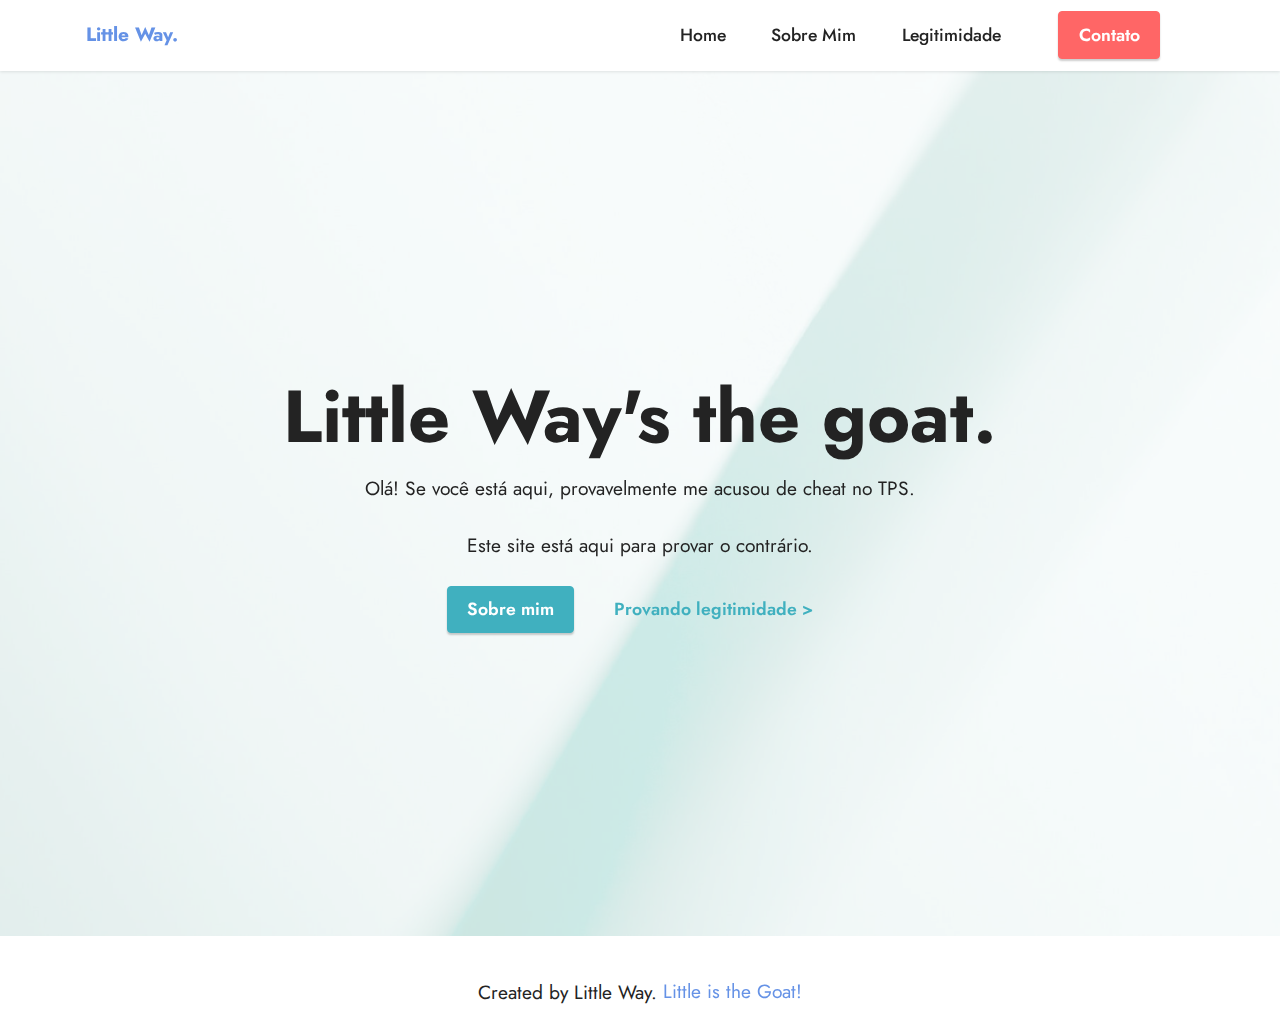
<file: index.html>
<!DOCTYPE html>
<html  >
<head>
  <!-- Site made with Mobirise Website Builder v5.8.9, https://mobirise.com -->
  <meta charset="UTF-8">
  <meta http-equiv="X-UA-Compatible" content="IE=edge">
  <meta name="generator" content="Mobirise v5.8.9, mobirise.com">
  <meta name="viewport" content="width=device-width, initial-scale=1, minimum-scale=1">
  <link rel="shortcut icon" href="assets/images/55178cd5d1194ae00347c99aaaa5da9b-1.gif" type="image/x-icon">
  <meta name="description" content="">
  
  
  <title>Home</title>
  <link rel="stylesheet" href="assets/bootstrap/css/bootstrap.min.css">
  <link rel="stylesheet" href="assets/bootstrap/css/bootstrap-grid.min.css">
  <link rel="stylesheet" href="assets/bootstrap/css/bootstrap-reboot.min.css">
  <link rel="stylesheet" href="assets/parallax/jarallax.css">
  <link rel="stylesheet" href="assets/dropdown/css/style.css">
  <link rel="stylesheet" href="assets/socicon/css/styles.css">
  <link rel="stylesheet" href="assets/theme/css/style.css">
  <link rel="preload" href="https://fonts.googleapis.com/css?family=Jost:100,200,300,400,500,600,700,800,900,100i,200i,300i,400i,500i,600i,700i,800i,900i&display=swap" as="style" onload="this.onload=null;this.rel='stylesheet'">
  <noscript><link rel="stylesheet" href="https://fonts.googleapis.com/css?family=Jost:100,200,300,400,500,600,700,800,900,100i,200i,300i,400i,500i,600i,700i,800i,900i&display=swap"></noscript>
  <link rel="preload" as="style" href="assets/mobirise/css/mbr-additional.css"><link rel="stylesheet" href="assets/mobirise/css/mbr-additional.css" type="text/css">

  
  
  
</head>
<body>
  
  <section data-bs-version="5.1" class="menu menu2 cid-tCt0GILkGO" once="menu" id="menu2-n">
    
    <nav class="navbar navbar-dropdown navbar-fixed-top navbar-expand-lg">
        <div class="container">
            <div class="navbar-brand">
                
                <span class="navbar-caption-wrap"><a class="navbar-caption text-primary display-7" href="https://www.youtube.com/channel/UCOAK_J3bjfUxbHDa7NHuXUQ">Little Way.</a></span>
            </div>
            <button class="navbar-toggler" type="button" data-toggle="collapse" data-bs-toggle="collapse" data-target="#navbarSupportedContent" data-bs-target="#navbarSupportedContent" aria-controls="navbarNavAltMarkup" aria-expanded="false" aria-label="Toggle navigation">
                <div class="hamburger">
                    <span></span>
                    <span></span>
                    <span></span>
                    <span></span>
                </div>
            </button>
            <div class="collapse navbar-collapse" id="navbarSupportedContent">
                <ul class="navbar-nav nav-dropdown" data-app-modern-menu="true"><li class="nav-item"><a class="nav-link link text-black text-primary display-4" href="index.html#header1-f">Home</a></li>
                    <li class="nav-item"><a class="nav-link link text-black text-primary display-4" href="index.html#header1-f">Sobre Mim</a></li>
                    <li class="nav-item"><a class="nav-link link text-black text-primary display-4" href="page2.html#header19-3">Legitimidade</a>
                    </li></ul>
                
                <div class="navbar-buttons mbr-section-btn"><a class="btn btn-secondary display-4" href="page1.html#contacts2-8">Contato</a></div>
            </div>
        </div>
    </nav>
</section>

<section data-bs-version="5.1" class="header1 cid-s48MCQYojq mbr-fullscreen mbr-parallax-background" id="header1-f">

    

    <div class="mbr-overlay" style="opacity: 0.8; background-color: rgb(255, 255, 255);"></div>

    <div class="align-center container">
        <div class="row justify-content-center">
            <div class="col-12 col-lg-8">
                <h1 class="mbr-section-title mbr-fonts-style mb-3 display-1"><strong>Little Way's the goat.</strong></h1>
                
                <p class="mbr-text mbr-fonts-style display-7">Olá! Se você está aqui, provavelmente me acusou de cheat no TPS.<br><br>Este site está aqui para provar o contrário.</p>
                <div class="mbr-section-btn mt-3"><a class="btn btn-success display-4" href="page1.html#menu2-0">Sobre mim</a> <a class="btn btn-success-outline display-4" href="page2.html#header19-3">Provando legitimidade &gt;</a></div>
            </div>
        </div>
    </div>
</section><section class="display-7" style="padding: 0;align-items: center;justify-content: center;flex-wrap: wrap;    align-content: center;display: flex;position: relative;height: 4rem;"><a href="https://mobiri.se/2677849" style="flex: 1 1;height: 4rem;position: absolute;width: 100%;z-index: 1;"><img alt="" style="height: 4rem;" src="[data-uri]"></a><p style="margin: 0;text-align: center;" class="display-7">Created by Little Way. &#8204;</p><a style="z-index:1" href="https://www.youtube.com/channel/UCOAK_J3bjfUxbHDa7NHuXUQ">Little is the Goat!</a></section><script src="assets/bootstrap/js/bootstrap.bundle.min.js"></script>  <script src="assets/parallax/jarallax.js"></script>  <script src="assets/smoothscroll/smooth-scroll.js"></script>  <script src="assets/ytplayer/index.js"></script>  <script src="assets/dropdown/js/navbar-dropdown.js"></script>  <script src="assets/theme/js/script.js"></script>  
  
  
</body>
</html>
</file>
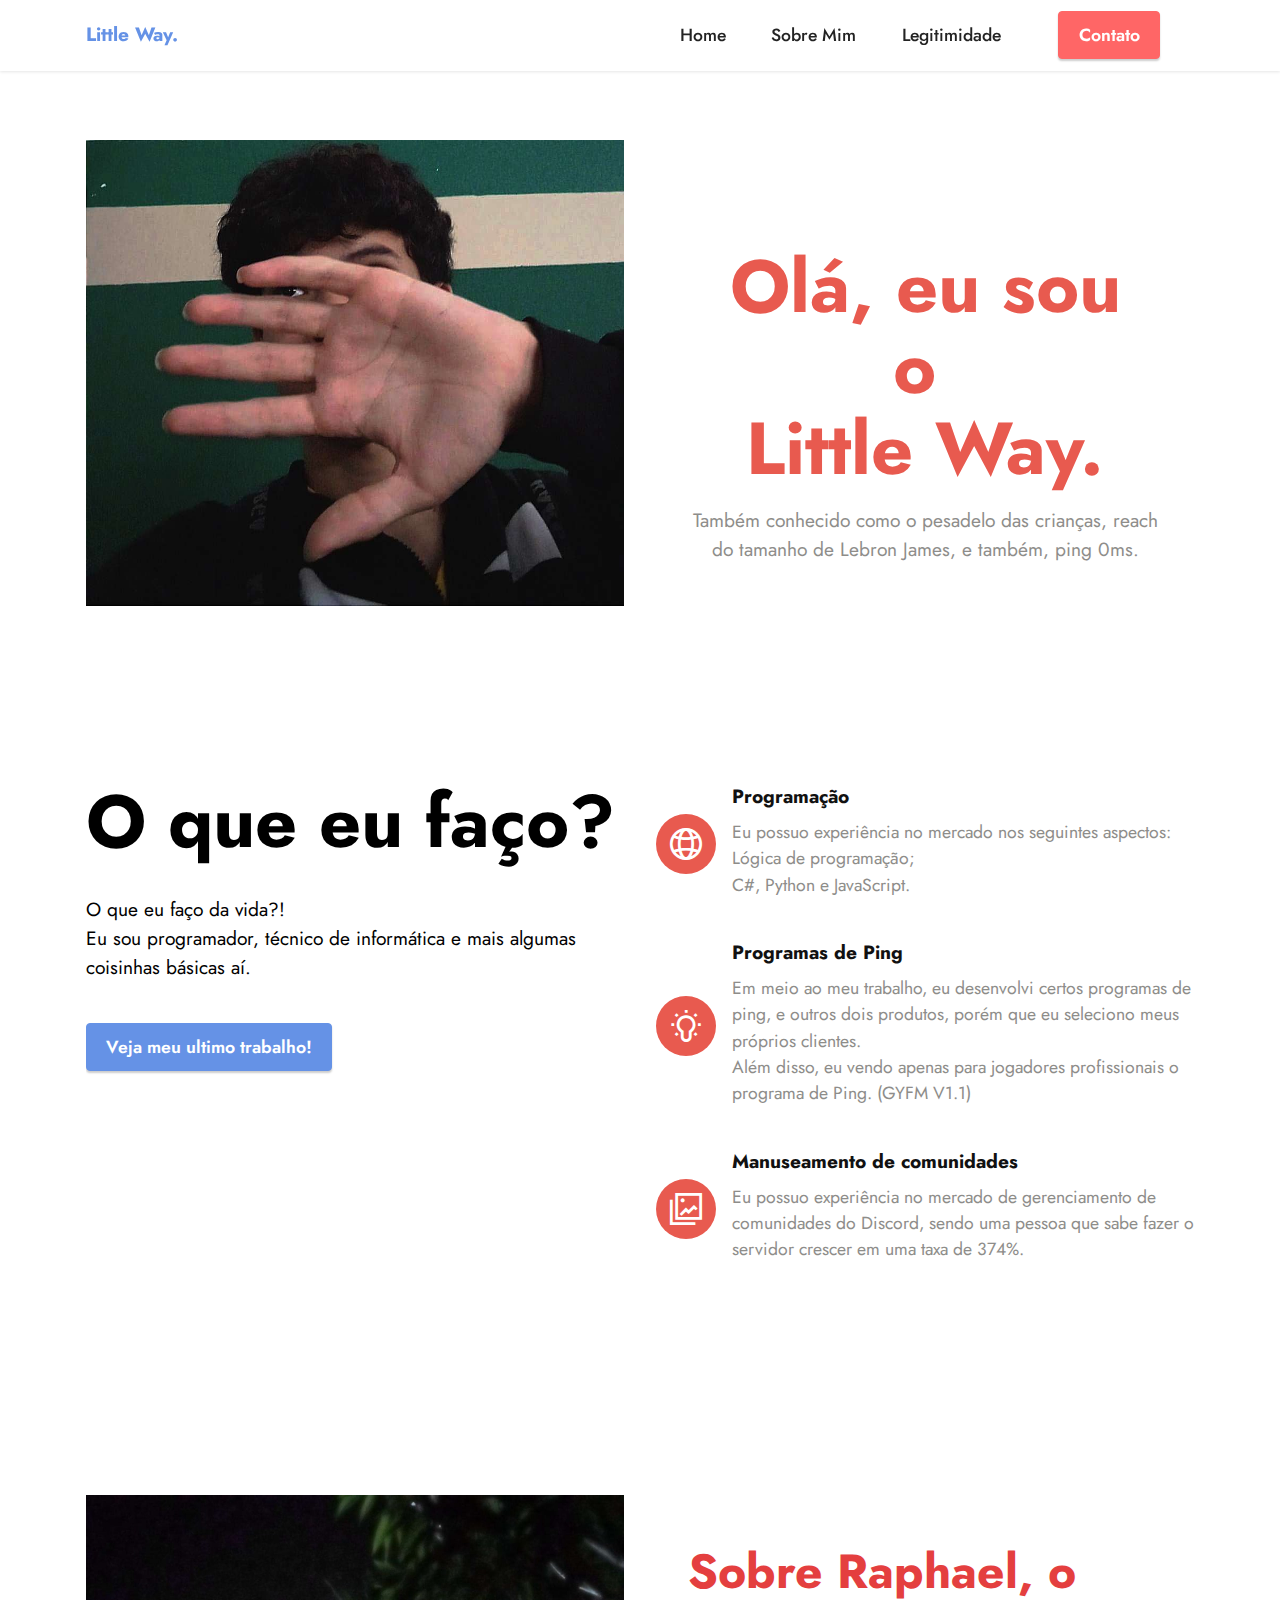
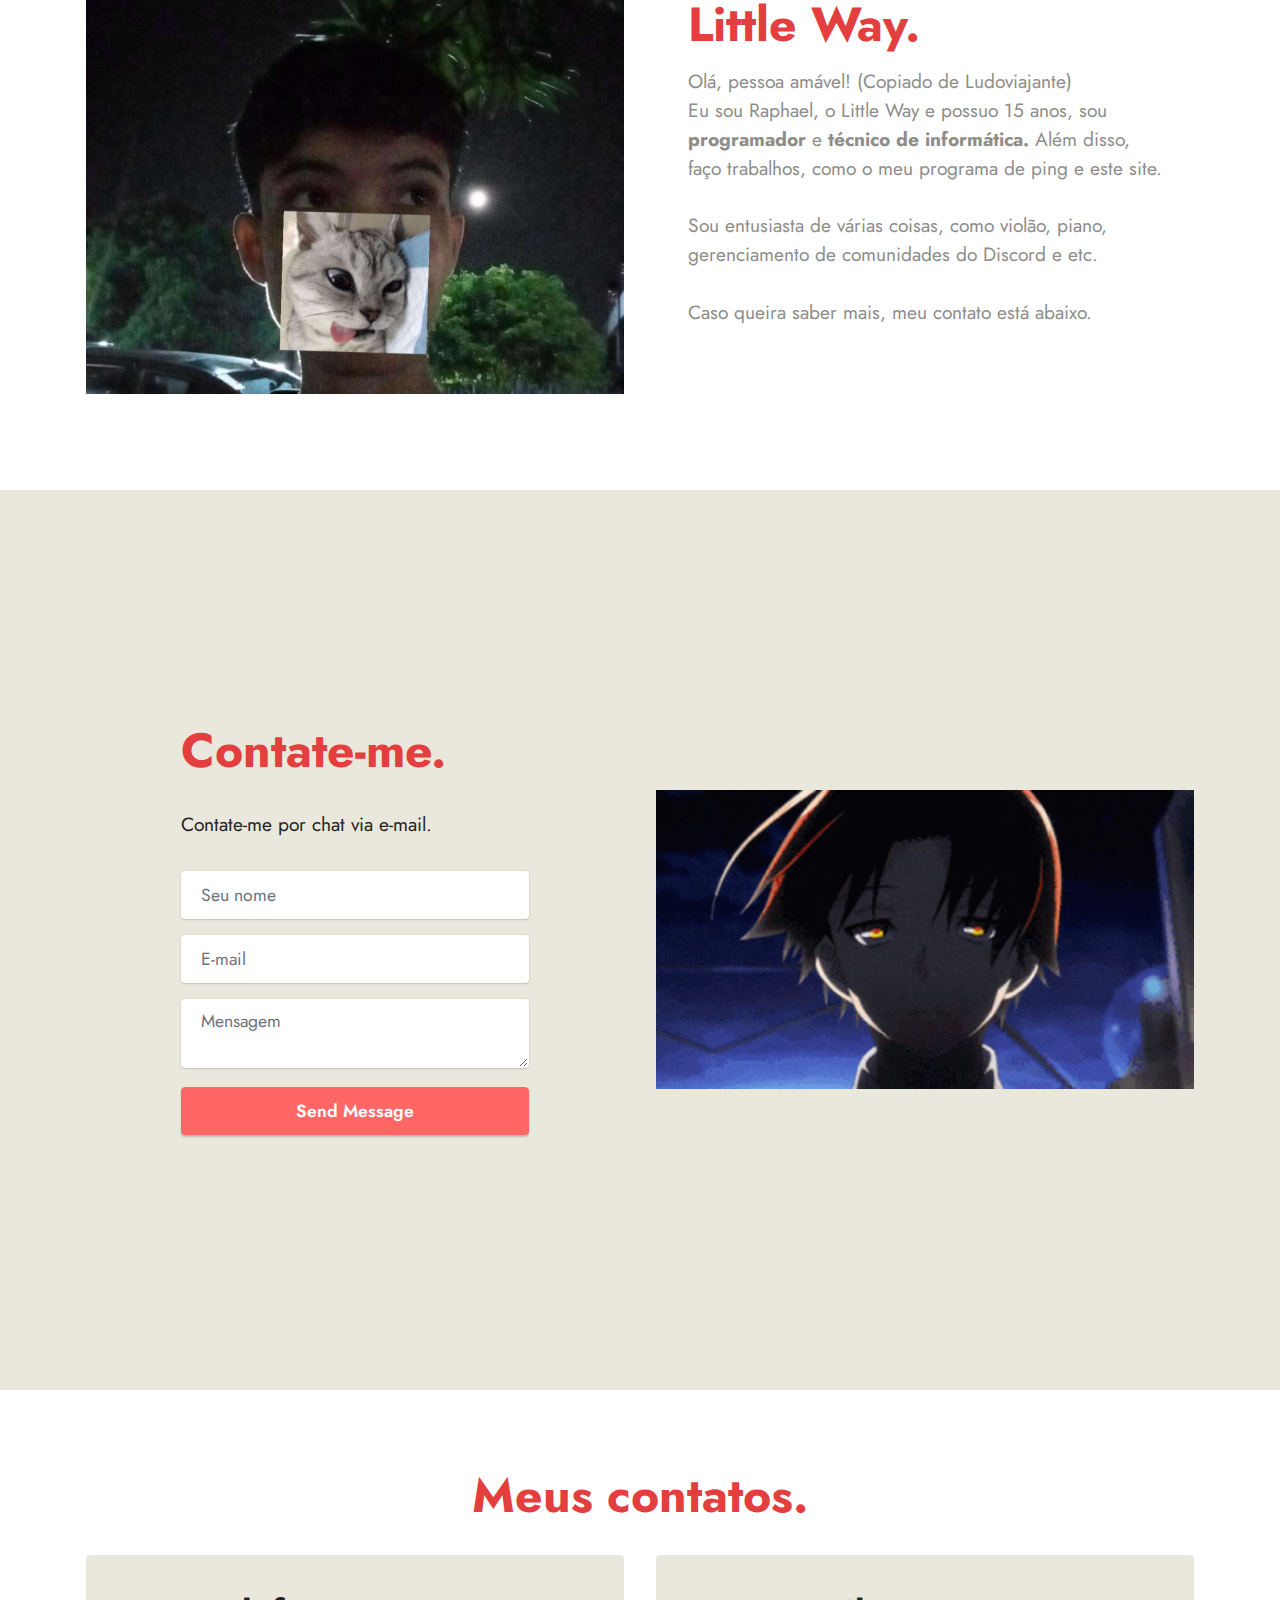
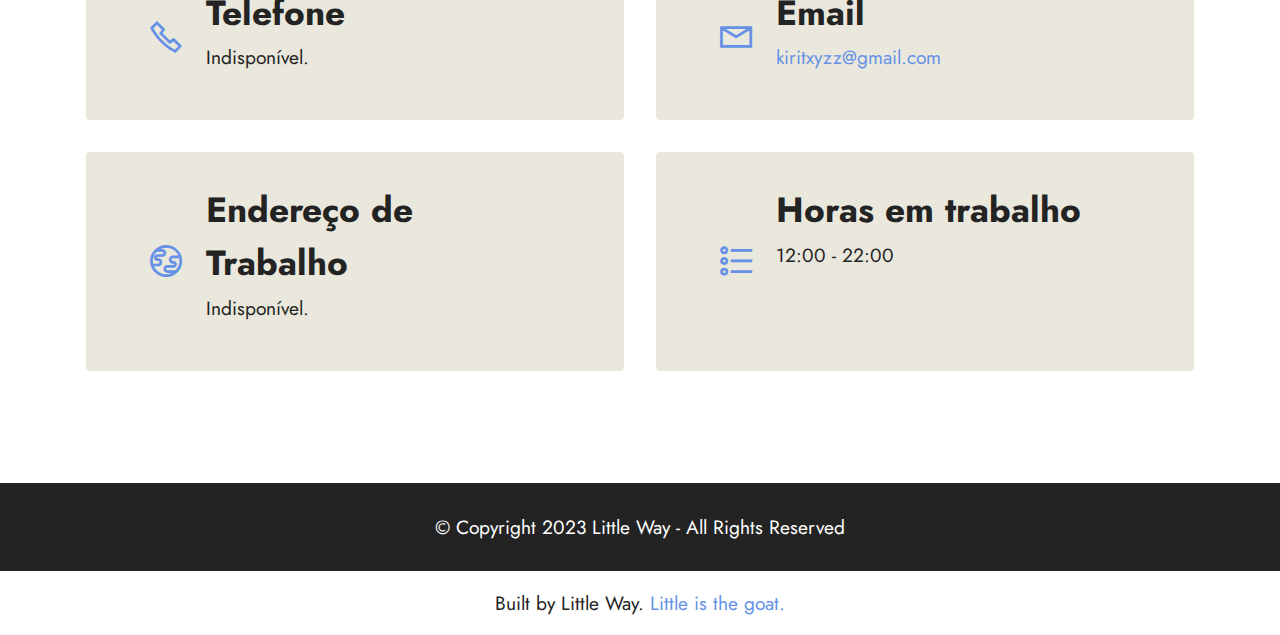
<file: page1.html>
<!DOCTYPE html>
<html  >
<head>
  <!-- Site made with Mobirise Website Builder v5.8.9, https://mobirise.com -->
  <meta charset="UTF-8">
  <meta http-equiv="X-UA-Compatible" content="IE=edge">
  <meta name="generator" content="Mobirise v5.8.9, mobirise.com">
  <meta name="viewport" content="width=device-width, initial-scale=1, minimum-scale=1">
  <link rel="shortcut icon" href="assets/images/55178cd5d1194ae00347c99aaaa5da9b-1.gif" type="image/x-icon">
  <meta name="description" content="">
  
  
  <title>Sobre-Mim</title>
  <link rel="stylesheet" href="assets/web/assets/mobirise-icons2/mobirise2.css">
  <link rel="stylesheet" href="assets/bootstrap/css/bootstrap.min.css">
  <link rel="stylesheet" href="assets/bootstrap/css/bootstrap-grid.min.css">
  <link rel="stylesheet" href="assets/bootstrap/css/bootstrap-reboot.min.css">
  <link rel="stylesheet" href="assets/dropdown/css/style.css">
  <link rel="stylesheet" href="assets/socicon/css/styles.css">
  <link rel="stylesheet" href="assets/theme/css/style.css">
  <link rel="preload" href="https://fonts.googleapis.com/css?family=Jost:100,200,300,400,500,600,700,800,900,100i,200i,300i,400i,500i,600i,700i,800i,900i&display=swap" as="style" onload="this.onload=null;this.rel='stylesheet'">
  <noscript><link rel="stylesheet" href="https://fonts.googleapis.com/css?family=Jost:100,200,300,400,500,600,700,800,900,100i,200i,300i,400i,500i,600i,700i,800i,900i&display=swap"></noscript>
  <link rel="preload" as="style" href="assets/mobirise/css/mbr-additional.css"><link rel="stylesheet" href="assets/mobirise/css/mbr-additional.css" type="text/css">

  
  
  
</head>
<body>
  
  <section data-bs-version="5.1" class="menu menu2 cid-sFF0ciwnEL" once="menu" id="menu2-0">
    
    <nav class="navbar navbar-dropdown navbar-fixed-top navbar-expand-lg">
        <div class="container">
            <div class="navbar-brand">
                
                <span class="navbar-caption-wrap"><a class="navbar-caption text-primary display-7" href="https://mobiri.se">Little Way.</a></span>
            </div>
            <button class="navbar-toggler" type="button" data-toggle="collapse" data-bs-toggle="collapse" data-target="#navbarSupportedContent" data-bs-target="#navbarSupportedContent" aria-controls="navbarNavAltMarkup" aria-expanded="false" aria-label="Toggle navigation">
                <div class="hamburger">
                    <span></span>
                    <span></span>
                    <span></span>
                    <span></span>
                </div>
            </button>
            <div class="collapse navbar-collapse" id="navbarSupportedContent">
                <ul class="navbar-nav nav-dropdown" data-app-modern-menu="true"><li class="nav-item"><a class="nav-link link text-black text-primary display-4" href="index.html#header1-f">Home</a></li>
                    <li class="nav-item"><a class="nav-link link text-black text-primary display-4" href="index.html#header1-f">Sobre Mim</a></li>
                    <li class="nav-item"><a class="nav-link link text-black text-primary display-4" href="page2.html#header19-3">Legitimidade</a>
                    </li></ul>
                
                <div class="navbar-buttons mbr-section-btn"><a class="btn btn-secondary display-4" href="page1.html#contacts2-8">Contato</a></div>
            </div>
        </div>
    </nav>
</section>

<section data-bs-version="5.1" class="header11 cid-sFF0SGinka" data-bg-video="https://vimeo.com/820990016" id="header11-1">

    

    

    <div class="container">
        <div class="row justify-content-center">
            <div class="col-12 col-md-6 image-wrapper">
                <img class="w-100" src="assets/images/img-20230425-144212-1017x881.jpg" alt="Mobirise Website Builder">
            </div>
            <div class="col-12 col-md">
                <div class="text-wrapper text-center">
                    <h1 class="mbr-section-title mbr-fonts-style mb-3 display-1">
                        <strong>
</strong><div><strong><br></strong></div><div><strong>Olá, eu sou o&nbsp;</strong></div><div><strong>Little Way.</strong></div></h1>
                    <p class="mbr-text mbr-fonts-style display-7">Também conhecido como o pesadelo das crianças, reach do tamanho de Lebron James, e também, ping 0ms.</p>
                    
                </div>
            </div>
        </div>
    </div>
</section>

<section data-bs-version="5.1" class="features12 cid-sFF3eJNZDT" id="features13-2">

    
    
    <div class="container">
        <div class="row justify-content-center">
            <div class="col-12 col-lg-6">
                <div class="card-wrapper">
                    <div class="card-box align-left">
                        <h4 class="card-title mbr-fonts-style mb-4 display-1"><strong>O que eu faço?</strong></h4>
                        <p class="mbr-text mbr-fonts-style mb-4 display-7">O que eu faço da vida?!<br>Eu sou programador, técnico de informática e mais algumas coisinhas básicas aí.</p>
                        <div class="mbr-section-btn"><a class="btn btn-primary display-4" href="https://youtu.be/Dh2ZiTDP4rk">Veja meu ultimo trabalho!</a></div>
                    </div>
                </div>
            </div>
            <div class="col-12 col-lg-6">
                <div class="item mbr-flex">
                    <div class="icon-box">
                        <span class="mbr-iconfont mobi-mbri-globe-2 mobi-mbri"></span>
                    </div>
                    <div class="text-box">
                        <h4 class="icon-title mbr-black mbr-fonts-style display-7">
                            <strong>Programação</strong></h4>
                        <h5 class="icon-text mbr-black mbr-fonts-style display-4">Eu possuo experiência no mercado nos seguintes aspectos:<br>Lógica de programação;<br>C#, Python e JavaScript.</h5>
                    </div>
                </div>
                <div class="item mbr-flex">
                    <div class="icon-box">
                        <span class="mbr-iconfont mobi-mbri-idea mobi-mbri"></span>
                    </div>
                    <div class="text-box">
                        <h4 class="icon-title mbr-black mbr-fonts-style display-7"><strong>Programas de Ping</strong></h4>
                        <h5 class="icon-text mbr-black mbr-fonts-style display-4">Em meio ao meu trabalho, eu desenvolvi certos programas de ping, e outros dois produtos, porém que eu seleciono meus próprios clientes.<br>Além disso, eu vendo apenas para jogadores profissionais o programa de Ping. (GYFM V1.1)</h5>
                    </div>
                </div>
                <div class="item mbr-flex">
                    <div class="icon-box">
                        <span class="mbr-iconfont mobi-mbri-photo mobi-mbri"></span>
                    </div>
                    <div class="text-box">
                        <h4 class="icon-title mbr-black mbr-fonts-style display-7"><strong>Manuseamento de comunidades</strong></h4>
                        <h5 class="icon-text mbr-black mbr-fonts-style display-4">Eu possuo experiência no mercado de gerenciamento de comunidades do Discord, sendo uma pessoa que sabe fazer o servidor crescer em uma taxa de 374%.</h5>
                    </div>
                </div>
            </div>
        </div>
    </div>
</section>

<section data-bs-version="5.1" class="image1 cid-sFF75ZhH2d" id="image1-b">
    

    

    <div class="container">
        <div class="row align-items-center">
            <div class="col-12 col-lg-6">
                <div class="image-wrapper">
                    <img src="assets/images/img-20230405-wa0015-1076x998.jpg" alt="Mobirise Website Builder">
                    
                </div>
            </div>
            <div class="col-12 col-lg">
                <div class="text-wrapper">
                    <h3 class="mbr-section-title mbr-fonts-style mb-3 display-2">
                        <strong>Sobre Raphael, o Little Way.</strong></h3>
                    <p class="mbr-text mbr-fonts-style display-7">Olá, pessoa amável! (Copiado de Ludoviajante)<br>Eu sou Raphael, o Little Way e possuo 15 anos, sou <strong>programador </strong>e <strong>técnico de informática. </strong>Além disso, faço trabalhos, como o meu programa de ping e este site.<br><br>Sou entusiasta de várias coisas, como violão, piano, gerenciamento de comunidades do Discord e etc.<br><br>Caso queira saber mais, meu contato está abaixo.</p>
                </div>
            </div>
        </div>
    </div>
</section>

<section data-bs-version="5.1" class="form4 cid-sFF3qL4anb mbr-fullscreen" id="form4-6">

    

    

    <div class="container">
        <div class="row content-wrapper justify-content-center">
            <div class="col-lg-4 offset-lg-1 mbr-form" data-form-type="formoid">
<!--Formbuilder Form-->
<form action="https://mobirise.eu/" method="POST" class="mbr-form form-with-styler" data-form-title="Form Name"><input type="hidden" name="email" data-form-email="true" value="kA84OEji1I0Tx5m/1+ndk2+HhEXBrGlW3XX7aEknkDl5APSSkfFM14apwVo5F0CBeqZUt5tntfOMuP7+UMRIPGQhO8AMJafaTGeLbhowehLs913HdggGgK/I08hbY3Wf">
<div class="row">
<div hidden="hidden" data-form-alert="" class="alert alert-success col-12">Obrigado pela mensagem, responderei em breve!</div>
<div hidden="hidden" data-form-alert-danger="" class="alert alert-danger col-12">Oops...! some problem!</div>
</div>
<div class="dragArea row">
<div class="col-lg-12 col-md-12 col-sm-12">
<h1 class="mbr-section-title mb-4 display-2"><strong>Contate-me.</strong></h1>
</div>
<div class="col-lg-12 col-md-12 col-sm-12">
<p class="mbr-text mbr-fonts-style mb-4 display-7">Contate-me por chat via e-mail.</p>
</div>
<div data-for="name" class="col-lg-12 col-md col-12 form-group mb-3">
<input type="text" name="name" placeholder="Seu nome" data-form-field="name" class="form-control display-7" value="" id="name-form4-6">
</div>
<div data-for="email" class="col-lg-12 col-md col-12 form-group mb-3">
<input type="email" name="email" placeholder="E-mail" data-form-field="email" class="form-control display-7" value="" id="email-form4-6">
</div>
<div class="col-lg-12 col-md-12 col-sm-12 form-group" data-for="textarea">
<textarea name="textarea" placeholder="Mensagem" data-form-field="textarea" class="form-control display-7" id="textarea-form4-6"></textarea>
</div>
<div class="col-12 col-md-auto mbr-section-btn"><button type="submit" class="btn btn-secondary display-4">Send Message</button></div>
</div>
</form><!--Formbuilder Form-->
</div>
            <div class="col-lg-6 offset-lg-1 col-12">
                <div class="image-wrapper">
                    <img class="w-100" src="assets/images/55178cd5d1194ae00347c99aaaa5da9b.gif" alt="Mobirise Website Builder">
                </div>
            </div>
        </div>
    </div>
</section>

<section data-bs-version="5.1" class="contacts2 cid-sFF3B84VW8" id="contacts2-8">
    <!---->
    
    
    <div class="container">
        <div class="mbr-section-head">
            <h3 class="mbr-section-title mbr-fonts-style align-center mb-0 display-2">
                <strong>Meus contatos.</strong></h3>
            
        </div>
        <div class="row justify-content-center mt-4">
            <div class="card col-12 col-md-6">
                <div class="card-wrapper">
                    <div class="image-wrapper">
                        <span class="mbr-iconfont mobi-mbri-phone mobi-mbri"></span>
                    </div>
                    <div class="text-wrapper">
                        <h6 class="card-title mbr-fonts-style mb-1 display-5"><strong>Telefone</strong></h6>
                        <p class="mbr-text mbr-fonts-style display-7">Indisponível.</p>
                    </div>
                </div>
            </div>
            <div class="card col-12 col-md-6">
                <div class="card-wrapper">
                    <div class="image-wrapper">
                        <span class="mbr-iconfont mobi-mbri-letter mobi-mbri"></span>
                    </div>
                    <div class="text-wrapper">
                        <h6 class="card-title mbr-fonts-style mb-1 display-5">
                            <strong>Email</strong>
                        </h6>
                        <p class="mbr-text mbr-fonts-style display-7"><a href="mailto:kiritxyzz@gmail.com" class="text-primary">kiritxyzz@gmail.com</a></p>
                    </div>
                </div>
            </div>
            <div class="card col-12 col-md-6">
                <div class="card-wrapper">
                    <div class="image-wrapper">
                        <span class="mbr-iconfont mobi-mbri-globe mobi-mbri"></span>
                    </div>
                    <div class="text-wrapper">
                        <h6 class="card-title mbr-fonts-style mb-1 display-5">
                            <strong>Endereço de Trabalho</strong></h6>
                        <p class="mbr-text mbr-fonts-style display-7">Indisponível.</p>
                    </div>
                </div>
            </div>
            <div class="card col-12 col-md-6">
                <div class="card-wrapper">
                    <div class="image-wrapper">
                        <span class="mbr-iconfont mobi-mbri-bulleted-list mobi-mbri"></span>
                    </div>
                    <div class="text-wrapper">
                        <h6 class="card-title mbr-fonts-style mb-1 display-5">
                            <strong>Horas em trabalho</strong></h6>
                        <p class="mbr-text mbr-fonts-style display-7">12:00 - 22:00</p>
                    </div>
                </div>
            </div>
        </div>
    </div>
</section>

<section data-bs-version="5.1" class="footer7 cid-sFF3CYc3p7" once="footers" id="footer7-9">

    

    

    <div class="container">
        <div class="media-container-row align-center mbr-white">
            <div class="col-12">
                <p class="mbr-text mb-0 mbr-fonts-style display-7">
                    © Copyright 2023 Little Way - All Rights Reserved
                </p>
            </div>
        </div>
    </div>
</section><section class="display-7" style="padding: 0;align-items: center;justify-content: center;flex-wrap: wrap;    align-content: center;display: flex;position: relative;height: 4rem;"><a href="https://www.youtube.com/channel/UCOAK_J3bjfUxbHDa7NHuXUQ" style="flex: 1 1;height: 4rem;position: absolute;width: 100%;z-index: 1;"><img alt="" style="height: 4rem;" src="[data-uri]"></a><p style="margin: 0;text-align: center;" class="display-7">Built by Little Way. &#8204;</p><a style="z-index:1" href="https://www.youtube.com/channel/UCOAK_J3bjfUxbHDa7NHuXUQ"> Little is the goat.</a></section><script src="assets/bootstrap/js/bootstrap.bundle.min.js"></script>  <script src="assets/smoothscroll/smooth-scroll.js"></script>  <script src="assets/ytplayer/index.js"></script>  <script src="assets/dropdown/js/navbar-dropdown.js"></script>  <script src="assets/vimeoplayer/player.js"></script>  <script src="assets/theme/js/script.js"></script>  <script src="assets/formoid/formoid.min.js"></script>  
  
  
</body>
</html>
</file>
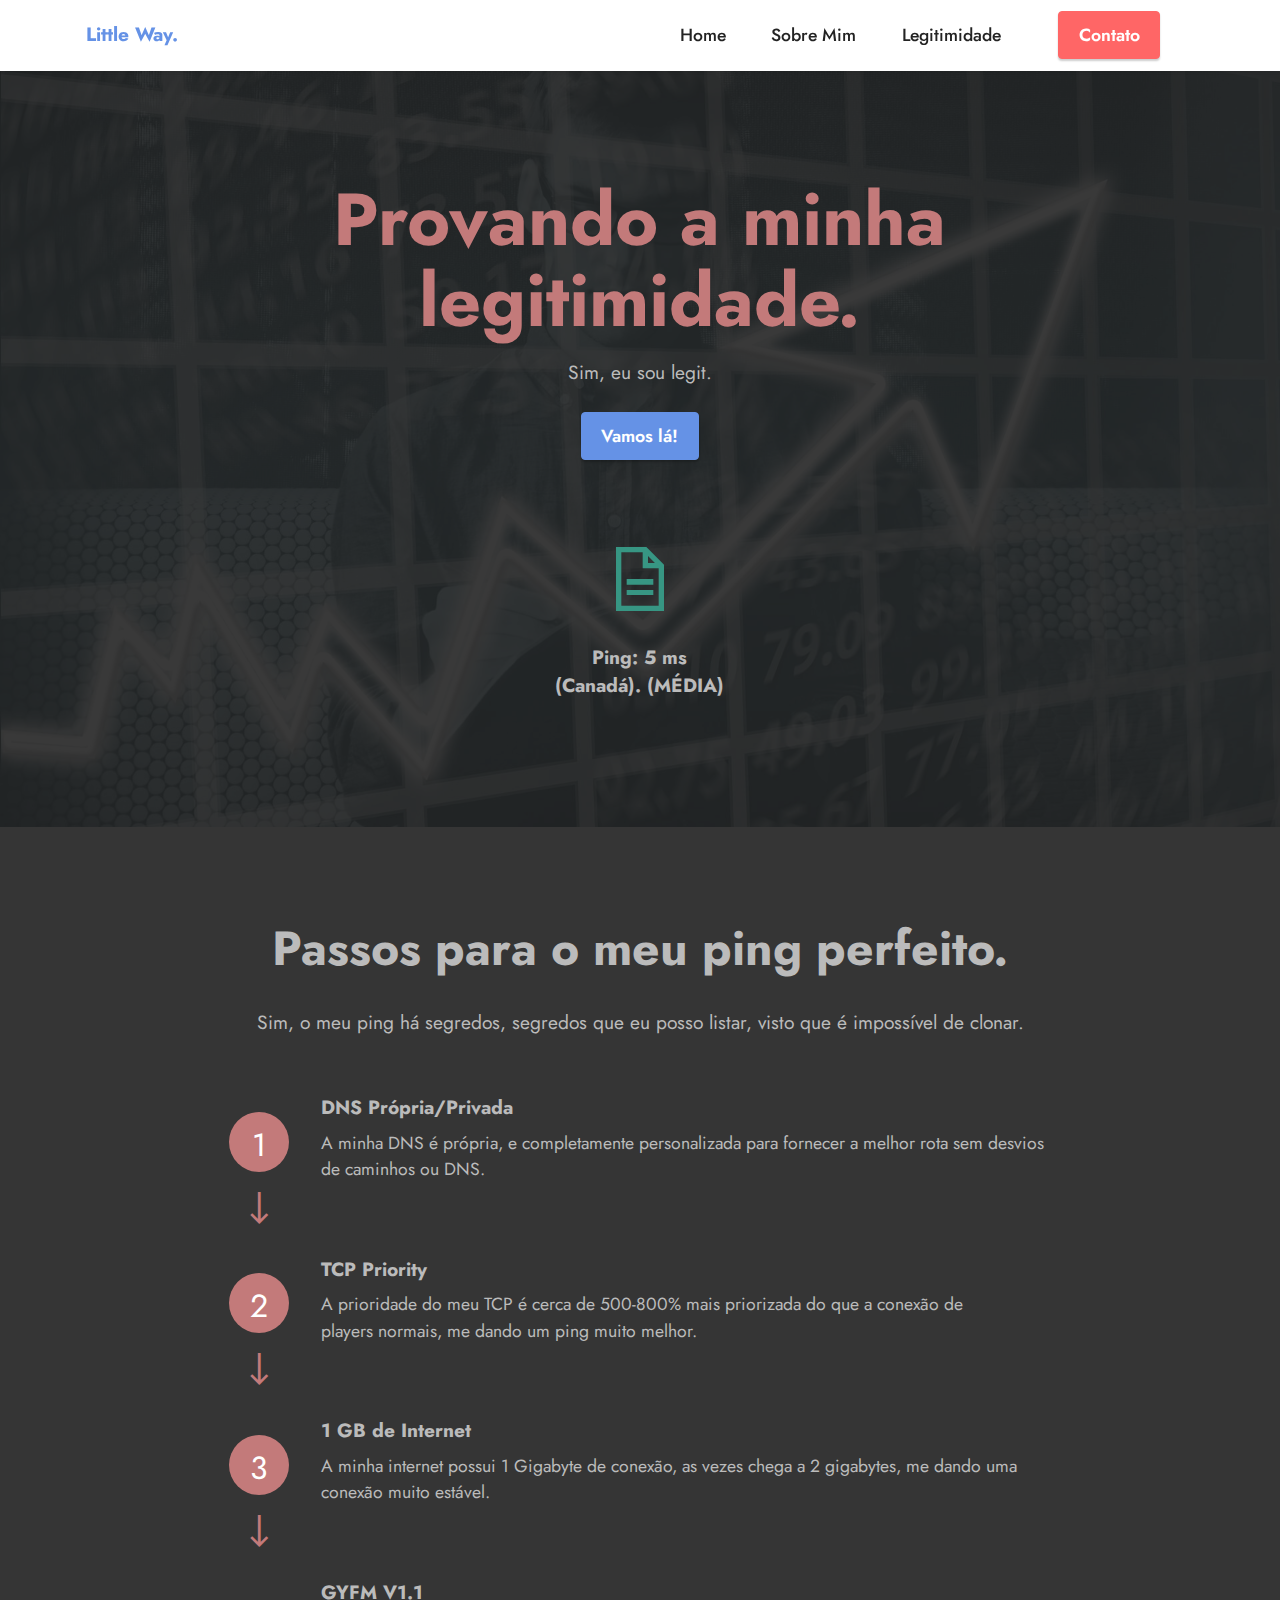
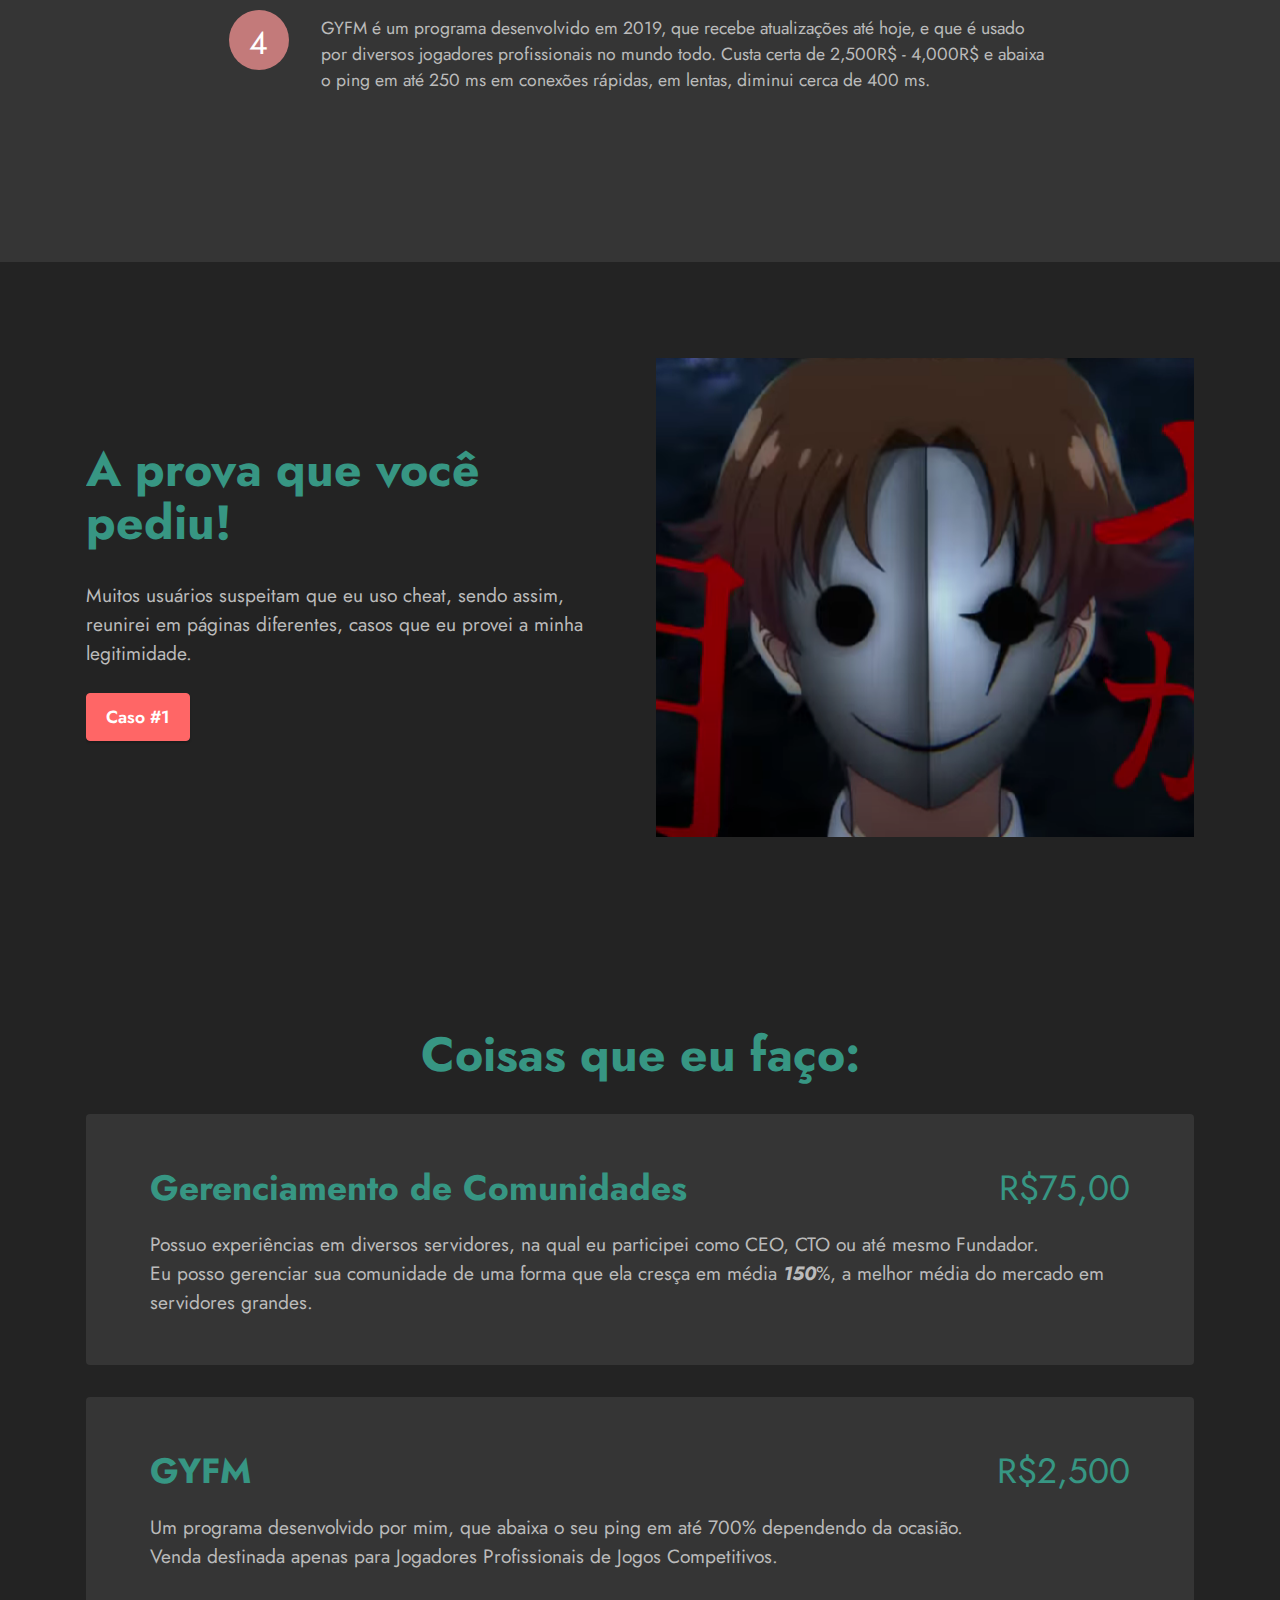
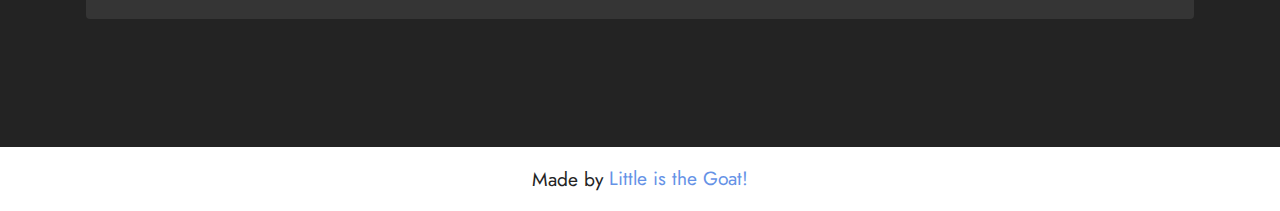
<file: page2.html>
<!DOCTYPE html>
<html  >
<head>
  <!-- Site made with Mobirise Website Builder v5.8.9, https://mobirise.com -->
  <meta charset="UTF-8">
  <meta http-equiv="X-UA-Compatible" content="IE=edge">
  <meta name="generator" content="Mobirise v5.8.9, mobirise.com">
  <meta name="viewport" content="width=device-width, initial-scale=1, minimum-scale=1">
  <link rel="shortcut icon" href="assets/images/55178cd5d1194ae00347c99aaaa5da9b-1.gif" type="image/x-icon">
  <meta name="description" content="">
  
  
  <title>Legitimidade</title>
  <link rel="stylesheet" href="assets/web/assets/mobirise-icons2/mobirise2.css">
  <link rel="stylesheet" href="assets/bootstrap/css/bootstrap.min.css">
  <link rel="stylesheet" href="assets/bootstrap/css/bootstrap-grid.min.css">
  <link rel="stylesheet" href="assets/bootstrap/css/bootstrap-reboot.min.css">
  <link rel="stylesheet" href="assets/dropdown/css/style.css">
  <link rel="stylesheet" href="assets/socicon/css/styles.css">
  <link rel="stylesheet" href="assets/theme/css/style.css">
  <link rel="preload" href="https://fonts.googleapis.com/css?family=Jost:100,200,300,400,500,600,700,800,900,100i,200i,300i,400i,500i,600i,700i,800i,900i&display=swap" as="style" onload="this.onload=null;this.rel='stylesheet'">
  <noscript><link rel="stylesheet" href="https://fonts.googleapis.com/css?family=Jost:100,200,300,400,500,600,700,800,900,100i,200i,300i,400i,500i,600i,700i,800i,900i&display=swap"></noscript>
  <link rel="preload" as="style" href="assets/mobirise/css/mbr-additional.css"><link rel="stylesheet" href="assets/mobirise/css/mbr-additional.css" type="text/css">

  
  
  
</head>
<body>
  
  <section data-bs-version="5.1" class="menu menu2 cid-tCt195q6Gh" once="menu" id="menu2-p">
    
    <nav class="navbar navbar-dropdown navbar-fixed-top navbar-expand-lg">
        <div class="container">
            <div class="navbar-brand">
                
                <span class="navbar-caption-wrap"><a class="navbar-caption text-primary display-7" href="https://mobiri.se">Little Way.</a></span>
            </div>
            <button class="navbar-toggler" type="button" data-toggle="collapse" data-bs-toggle="collapse" data-target="#navbarSupportedContent" data-bs-target="#navbarSupportedContent" aria-controls="navbarNavAltMarkup" aria-expanded="false" aria-label="Toggle navigation">
                <div class="hamburger">
                    <span></span>
                    <span></span>
                    <span></span>
                    <span></span>
                </div>
            </button>
            <div class="collapse navbar-collapse" id="navbarSupportedContent">
                <ul class="navbar-nav nav-dropdown" data-app-modern-menu="true"><li class="nav-item"><a class="nav-link link text-black text-primary display-4" href="index.html#header1-f">Home</a></li>
                    <li class="nav-item"><a class="nav-link link text-black text-primary display-4" href="index.html#header1-f">Sobre Mim</a></li>
                    <li class="nav-item"><a class="nav-link link text-black text-primary display-4" href="page2.html#header19-3">Legitimidade</a>
                    </li></ul>
                
                <div class="navbar-buttons mbr-section-btn"><a class="btn btn-secondary display-4" href="page1.html#contacts2-8">Contato</a></div>
            </div>
        </div>
    </nav>
</section>

<section data-bs-version="5.1" class="header19 cid-sFGzrhlvIh" id="header19-3">

    

    <div class="mbr-overlay" style="opacity: 0.9; background-color: rgb(35, 35, 35);">
    </div>

    <div class="container">
        <div class="media-container">
            <div class="col-md-12 col-lg-10 m-auto align-center">
                <h1 class="mbr-section-title mbr-white mbr-fonts-style mb-3 display-1"><strong>Provando a minha legitimidade.</strong></h1>
                <p class="mbr-text mbr-white mbr-fonts-style display-7">Sim, eu sou legit.</p>
                <div class="mbr-section-btn align-center"><a class="btn btn-primary display-4" href="page2.html#features19-a">Vamos lá!</a></div>

                <div class="row pt-5 justify-content-center">
                    <div class="col-12 col-md-6 col-lg-3">
                        <div class="card-wrapper">
                            <div class="card-box align-center">
                                <span class="mbr-iconfont mobi-mbri-file mobi-mbri" style="color: rgb(55, 150, 131); fill: rgb(55, 150, 131);"></span>
                                <h4 class="card-title align-center mbr-black mbr-fonts-style display-7"><strong>Ping: 5 ms (Canadá). (MÉDIA)</strong></h4>
                            </div>
                        </div>
                    </div>
                    
                    
                    
                </div>
            </div>
        </div>
    </div>
</section>

<section data-bs-version="5.1" class="features19 cid-sFGBbGYuTc" id="features20-4">

    
    
    <div class="container">
        <div class="row justify-content-center">
            <div class="col-md-12 col-lg-10">
                <div class="card-wrapper pb-4">
                    <div class="card-box align-center">
                        <h4 class="card-title mbr-fonts-style mb-4 display-2">
                            <strong>Passos para o meu ping perfeito.</strong></h4>
                        <p class="mbr-text mbr-fonts-style mb-4 display-7">
                            Sim, o meu ping há segredos, segredos que eu posso listar, visto que é impossível de clonar.</p>
                        
                    </div>
                </div>
            </div>
            <div class="col-12 col-md-9">
                <div class="item mbr-flex">
                    <div class="icon-box">
                        <span class="step-number mbr-fonts-style display-5">1</span>
                    </div>
                    <div class="text-box">
                        <h4 class="icon-title card-title mbr-black mbr-fonts-style display-7"><strong>DNS Própria/Privada</strong></h4>
                        <h5 class="icon-text mbr-black mbr-fonts-style display-4">A minha DNS é própria, e completamente personalizada para fornecer a melhor rota sem desvios de caminhos ou DNS.</h5>
                    </div>
                </div>
                <div class="item mbr-flex">
                    <div class="icon-box">
                        <span class="step-number mbr-fonts-style display-5">2</span>
                    </div>
                    <div class="text-box">
                        <h4 class="icon-title card-title mbr-black mbr-fonts-style display-7"><strong>TCP Priority</strong></h4>
                        <h5 class="icon-text mbr-black mbr-fonts-style display-4">A prioridade do meu TCP é cerca de 500-800% mais priorizada do que a conexão de<br>players normais, me dando um ping muito melhor.</h5>
                    </div>
                </div>
                <div class="item mbr-flex">
                    <div class="icon-box">
                        <span class="step-number mbr-fonts-style display-5">3</span>
                    </div>
                    <div class="text-box">
                        <h4 class="icon-title card-title mbr-black mbr-fonts-style display-7"><strong>1 GB de Internet</strong></h4>
                        <h5 class="icon-text mbr-black mbr-fonts-style display-4">A minha internet possui 1 Gigabyte de conexão, as vezes chega a 2 gigabytes, me dando uma conexão muito estável.</h5>
                    </div>
                </div>
                <div class="item mbr-flex last">
                    <div class="icon-box">
                        <span class="step-number mbr-fonts-style display-5">4</span>
                    </div>
                    <div class="text-box">
                        <h4 class="icon-title card-title mbr-black mbr-fonts-style display-7"><strong>GYFM V1.1</strong></h4>
                        <h5 class="icon-text mbr-black mbr-fonts-style display-4">GYFM é um programa desenvolvido em 2019, que recebe atualizações até hoje, e que é usado por diversos jogadores profissionais no mundo todo. Custa certa de 2,500R$ - 4,000R$ e abaixa o ping em até 250 ms em conexões rápidas, em lentas, diminui cerca de 400 ms.</h5>
                    </div>
                </div>
                
                
                
                
                
                
            </div>
        </div>
    </div>
</section>

<section data-bs-version="5.1" class="features18 cid-sFGGxz3b6J" id="features19-a">

    

    
    <div class="container">
        <div class="row justify-content-center">
            <div class="card col-12 col-lg">
                <div class="card-wrapper">
                    <h6 class="card-title mbr-fonts-style mb-4 display-2"><strong>A prova que você pediu!</strong></h6>
                    <p class="mbr-text mbr-fonts-style display-7">Muitos usuários suspeitam que eu uso cheat, sendo assim, reunirei em páginas diferentes, casos que eu provei a minha legitimidade.</p>
                    <div class="mbr-section-btn"><a class="btn btn-secondary display-4" href="page3.html#image1-r">Caso #1</a></div>
                </div>
            </div>
            <div class="col-12 col-lg-6">
                <div class="image-wrapper">
                    <img src="assets/images/lnn56zbiboj91.webp" alt="Mobirise Website Builder">
                </div>
            </div>
        </div>
    </div>
</section>

<section data-bs-version="5.1" class="features9 cid-sFGBGm1Q33" id="features10-5">
    <!---->
    
    
    <div class="container">
        <div class="mbr-section-head">
            <h3 class="mbr-section-title mbr-fonts-style mb-0 display-2">
                <strong>Coisas que eu faço:</strong></h3>
            
        </div>
        <div class="row mt-4">
            <div class="card col-12">
                <div class="card-wrapper">
                    <div class="top-line row">
                        <div class="col">
                            <h4 class="card-title mbr-fonts-style display-5"><strong>Gerenciamento de Comunidades</strong></h4>
                        </div>
                        <div class="col-auto">
                            <p class="price mbr-fonts-style display-5">R$75,00</p>
                        </div>
                    </div>
                    <div class="bottom-line">
                        <p class="mbr-text mbr-fonts-style display-7">Possuo experiências em diversos servidores, na qual eu participei como CEO, CTO ou até mesmo Fundador.<br>Eu posso gerenciar sua comunidade de uma forma que ela cresça em média <strong><em>150</em></strong>%, a melhor média do mercado em servidores grandes.</p>
                    </div>
                </div>
            </div>
            <div class="card col-12">
                <div class="card-wrapper">
                    <div class="top-line row">
                        <div class="col">
                            <h4 class="card-title mbr-fonts-style display-5"><strong>GYFM</strong></h4>
                        </div>
                        <div class="col-auto">
                            <p class="price mbr-fonts-style display-5">R$2,500</p>
                        </div>
                    </div>
                    <div class="bottom-line">
                        <p class="mbr-text mbr-fonts-style display-7">
                            Um programa desenvolvido por mim, que abaixa o seu ping em até 700% dependendo da ocasião.<br>Venda destinada apenas para Jogadores Profissionais de Jogos Competitivos.</p>
                    </div>
                </div>
            </div>
            
            
            
            
            
            
            
            
            
            
        </div>
    </div>
</section><section class="display-7" style="padding: 0;align-items: center;justify-content: center;flex-wrap: wrap;    align-content: center;display: flex;position: relative;height: 4rem;"><a href="https://mobiri.se/2677849" style="flex: 1 1;height: 4rem;position: absolute;width: 100%;z-index: 1;"><img alt="" style="height: 4rem;" src="[data-uri]"></a><p style="margin: 0;text-align: center;" class="display-7">Made by &#8204;</p><a style="z-index:1" href="https://www.youtube.com/channel/UCOAK_J3bjfUxbHDa7NHuXUQ">Little is the Goat!</a></section><script src="assets/bootstrap/js/bootstrap.bundle.min.js"></script>  <script src="assets/smoothscroll/smooth-scroll.js"></script>  <script src="assets/ytplayer/index.js"></script>  <script src="assets/vimeoplayer/player.js"></script>  <script src="assets/dropdown/js/navbar-dropdown.js"></script>  <script src="assets/theme/js/script.js"></script>  
  
  
</body>
</html>
</file>
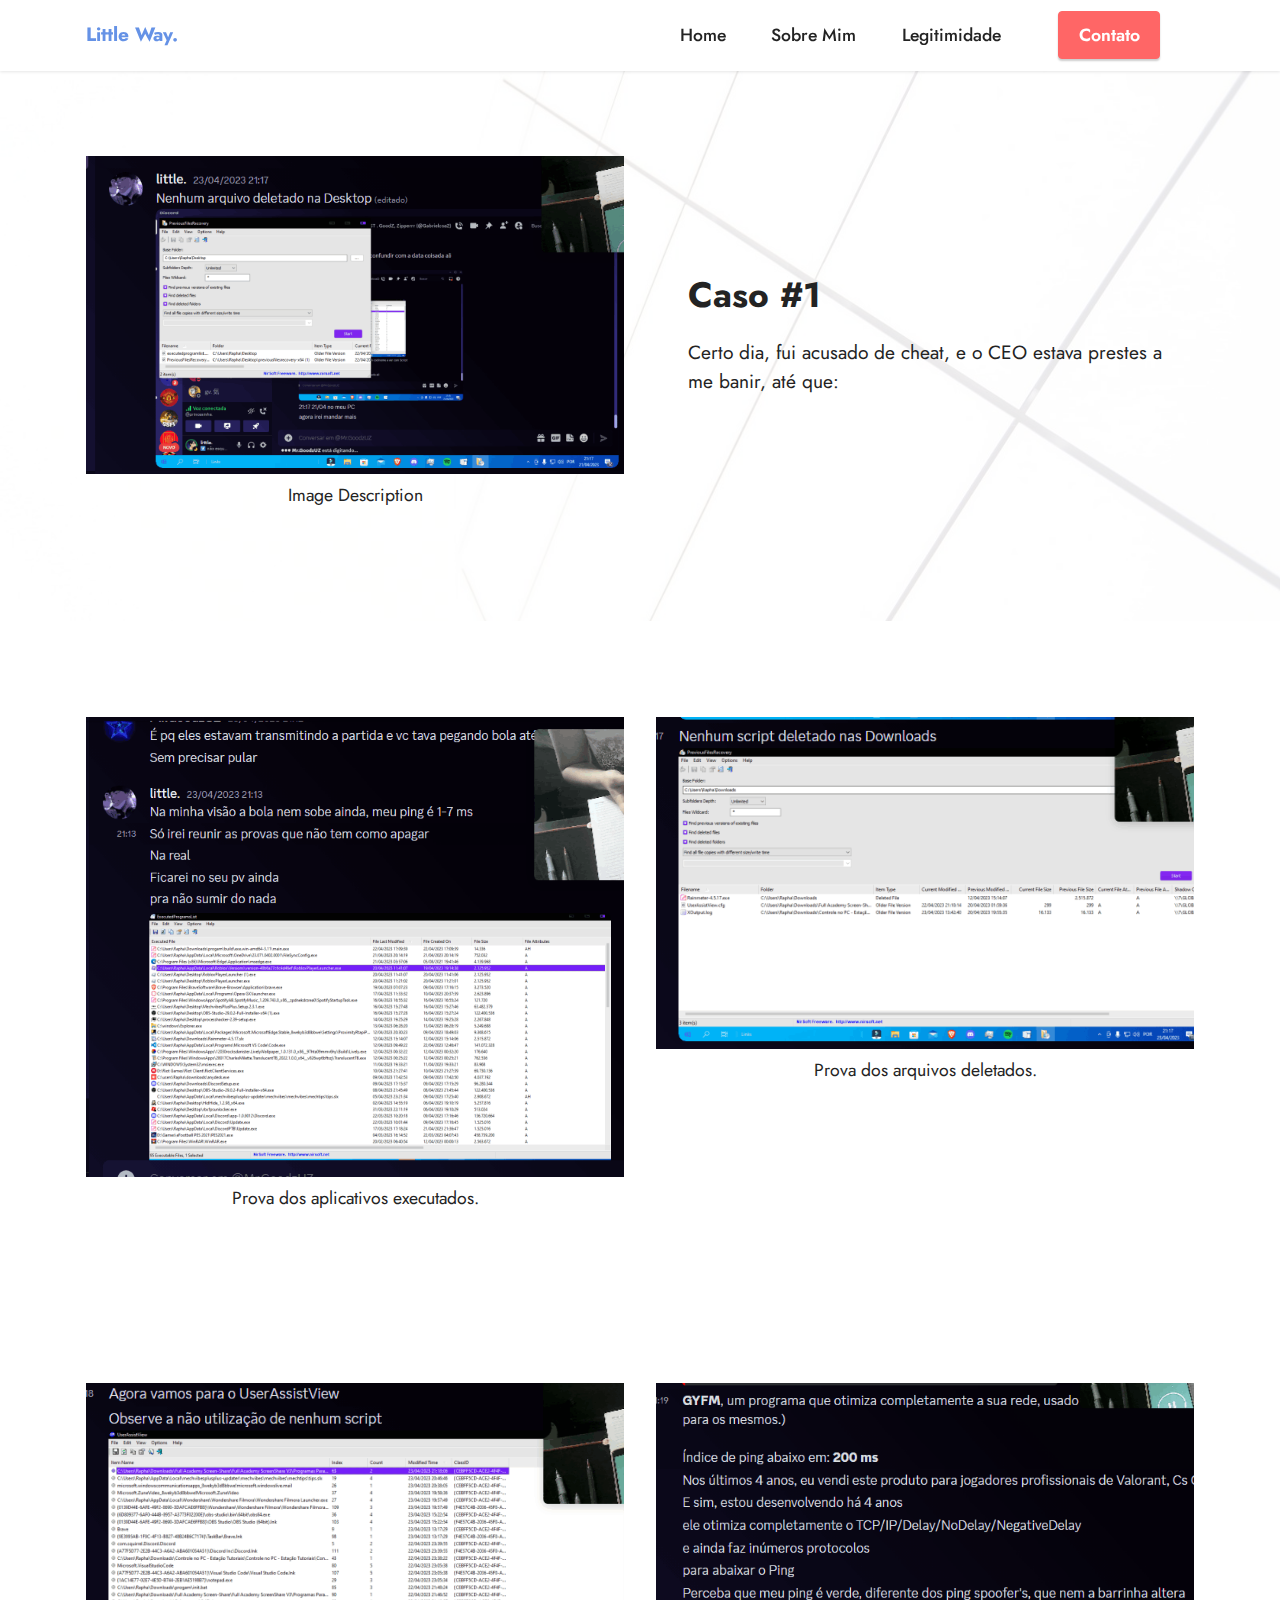
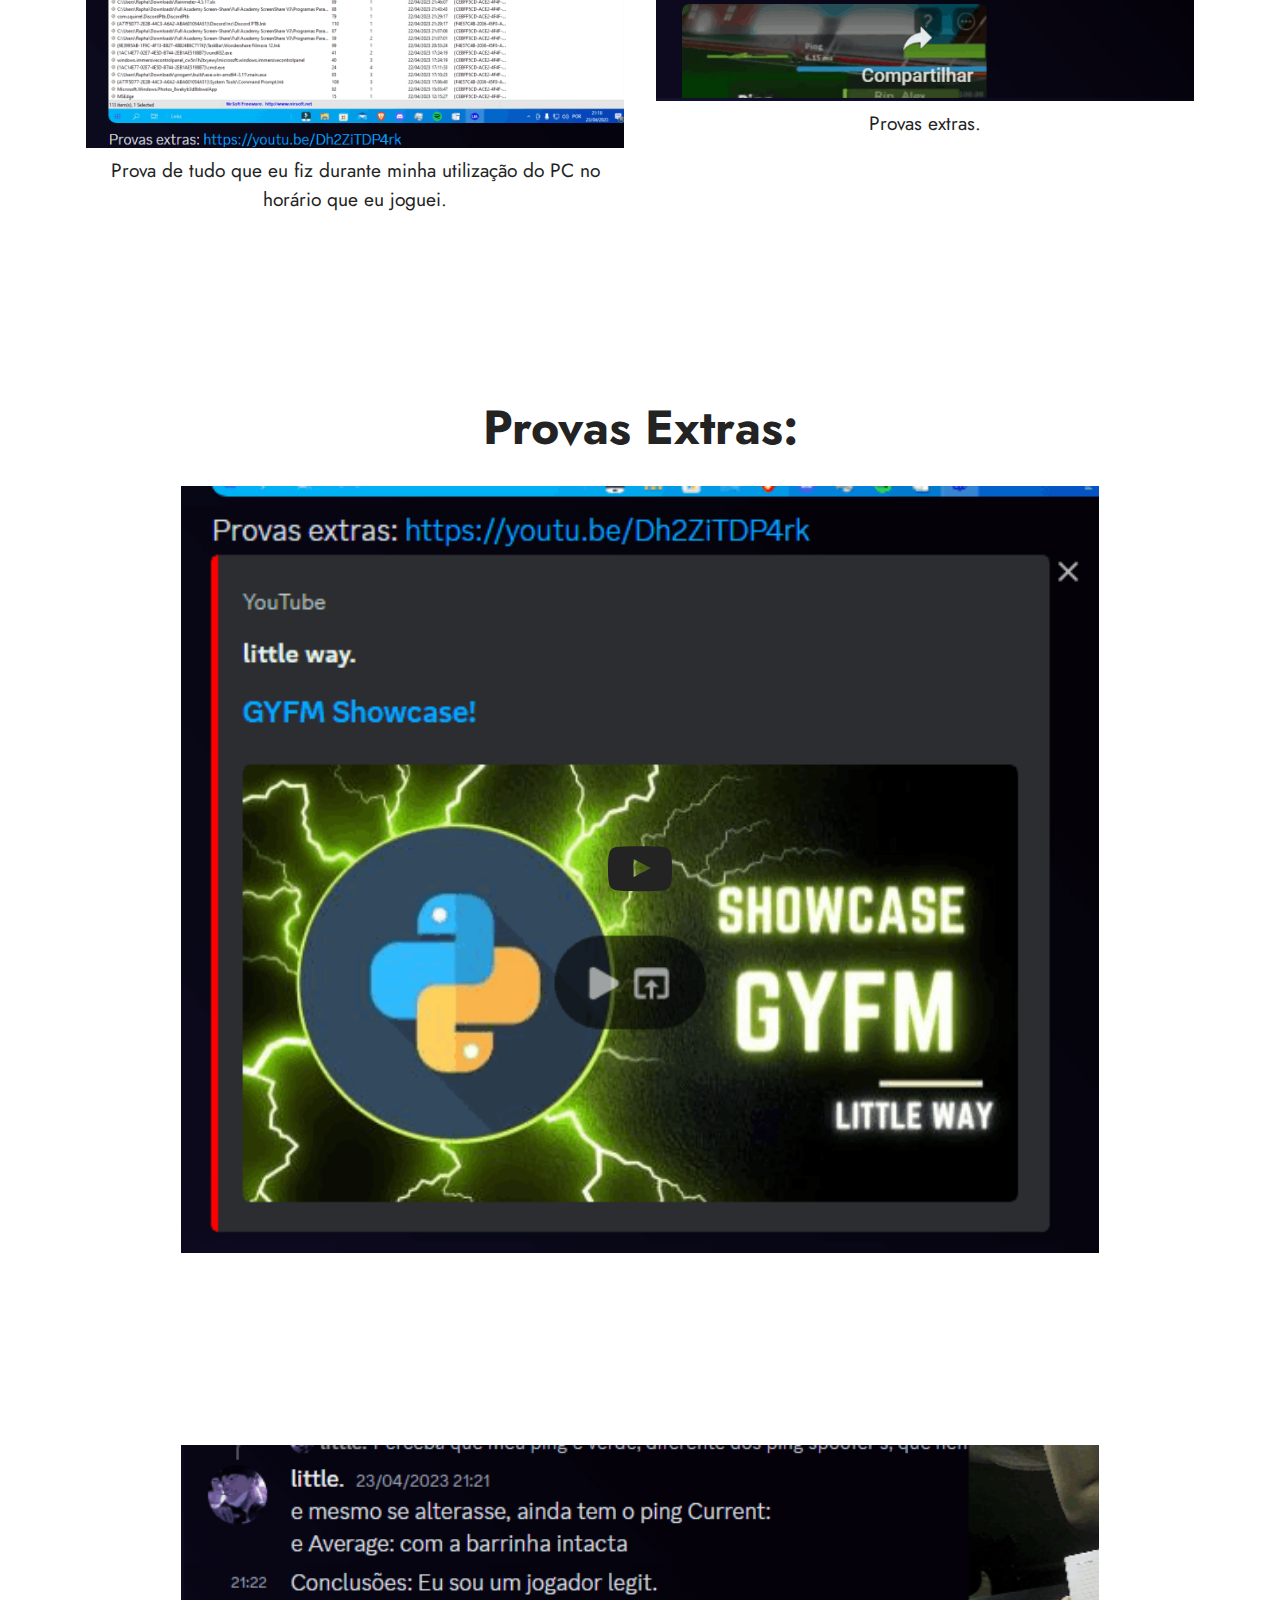
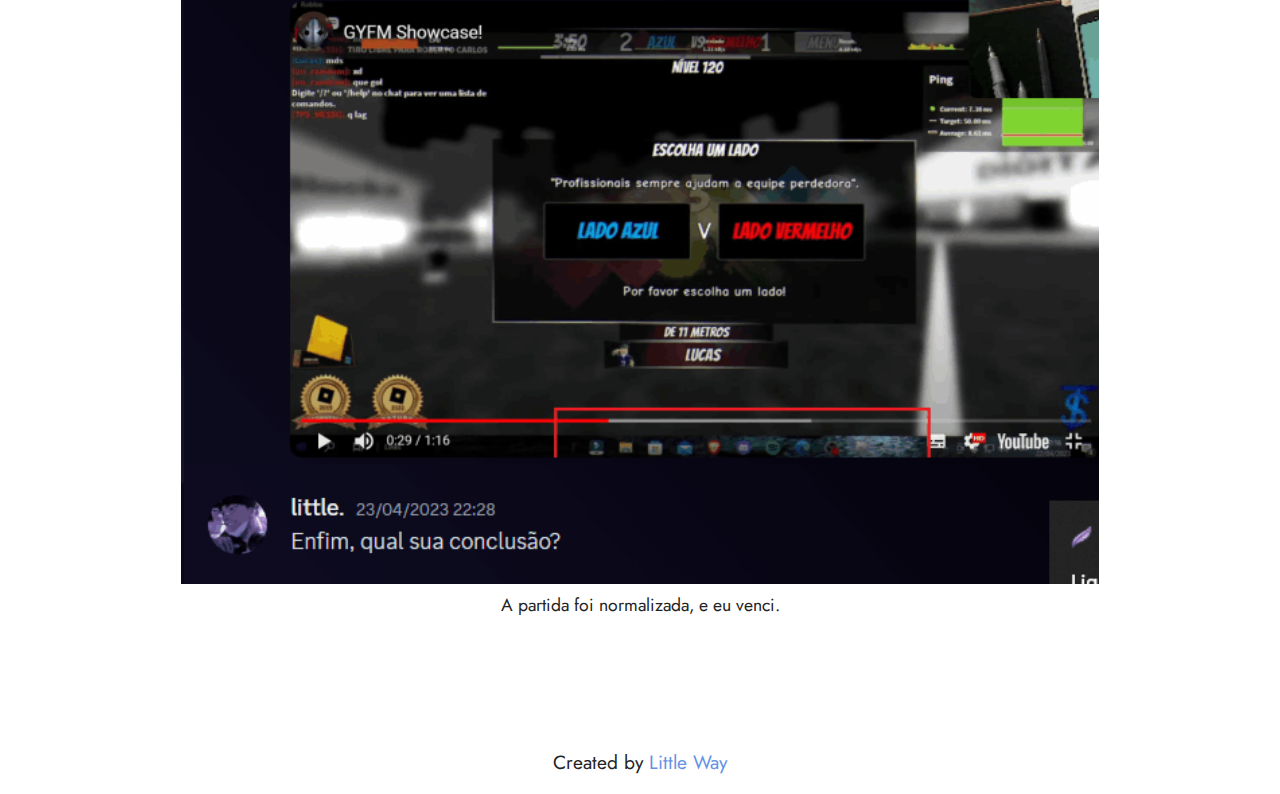
<file: page3.html>
<!DOCTYPE html>
<html  >
<head>
  <!-- Site made with Mobirise Website Builder v5.8.9, https://mobirise.com -->
  <meta charset="UTF-8">
  <meta http-equiv="X-UA-Compatible" content="IE=edge">
  <meta name="generator" content="Mobirise v5.8.9, mobirise.com">
  <meta name="viewport" content="width=device-width, initial-scale=1, minimum-scale=1">
  <link rel="shortcut icon" href="assets/images/55178cd5d1194ae00347c99aaaa5da9b-1.gif" type="image/x-icon">
  <meta name="description" content="">
  
  
  <title>Caso1</title>
  <link rel="stylesheet" href="assets/web/assets/mobirise-icons2/mobirise2.css">
  <link rel="stylesheet" href="assets/bootstrap/css/bootstrap.min.css">
  <link rel="stylesheet" href="assets/bootstrap/css/bootstrap-grid.min.css">
  <link rel="stylesheet" href="assets/bootstrap/css/bootstrap-reboot.min.css">
  <link rel="stylesheet" href="assets/dropdown/css/style.css">
  <link rel="stylesheet" href="assets/socicon/css/styles.css">
  <link rel="stylesheet" href="assets/theme/css/style.css">
  <link rel="preload" href="https://fonts.googleapis.com/css?family=Jost:100,200,300,400,500,600,700,800,900,100i,200i,300i,400i,500i,600i,700i,800i,900i&display=swap" as="style" onload="this.onload=null;this.rel='stylesheet'">
  <noscript><link rel="stylesheet" href="https://fonts.googleapis.com/css?family=Jost:100,200,300,400,500,600,700,800,900,100i,200i,300i,400i,500i,600i,700i,800i,900i&display=swap"></noscript>
  <link rel="preload" as="style" href="assets/mobirise/css/mbr-additional.css"><link rel="stylesheet" href="assets/mobirise/css/mbr-additional.css" type="text/css">

  
  
  
</head>
<body>
  
  <section data-bs-version="5.1" class="menu menu2 cid-tCt195q6Gh" once="menu" id="menu2-q">
    
    <nav class="navbar navbar-dropdown navbar-fixed-top navbar-expand-lg">
        <div class="container">
            <div class="navbar-brand">
                
                <span class="navbar-caption-wrap"><a class="navbar-caption text-primary display-7" href="https://mobiri.se">Little Way.</a></span>
            </div>
            <button class="navbar-toggler" type="button" data-toggle="collapse" data-bs-toggle="collapse" data-target="#navbarSupportedContent" data-bs-target="#navbarSupportedContent" aria-controls="navbarNavAltMarkup" aria-expanded="false" aria-label="Toggle navigation">
                <div class="hamburger">
                    <span></span>
                    <span></span>
                    <span></span>
                    <span></span>
                </div>
            </button>
            <div class="collapse navbar-collapse" id="navbarSupportedContent">
                <ul class="navbar-nav nav-dropdown" data-app-modern-menu="true"><li class="nav-item"><a class="nav-link link text-black text-primary display-4" href="index.html#header1-f">Home</a></li>
                    <li class="nav-item"><a class="nav-link link text-black text-primary display-4" href="index.html#header1-f">Sobre Mim</a></li>
                    <li class="nav-item"><a class="nav-link link text-black text-primary display-4" href="page2.html#header19-3">Legitimidade</a>
                    </li></ul>
                
                <div class="navbar-buttons mbr-section-btn"><a class="btn btn-secondary display-4" href="page1.html#contacts2-8">Contato</a></div>
            </div>
        </div>
    </nav>
</section>

<section data-bs-version="5.1" class="image1 cid-tCt1Q5ZFPk" id="image1-r">
    

    
    <div class="mbr-overlay" style="opacity: 0.7; background-color: rgb(255, 255, 255);">
    </div>

    <div class="container">
        <div class="row align-items-center">
            <div class="col-12 col-lg-6">
                <div class="image-wrapper">
                    <img src="assets/images/screenshot-1-703x416.png" alt="Mobirise Website Builder">
                    <p class="mbr-description mbr-fonts-style pt-2 align-center display-4">
                    Image Description</p>
                </div>
            </div>
            <div class="col-12 col-lg">
                <div class="text-wrapper">
                    <h3 class="mbr-section-title mbr-fonts-style mb-3 display-5">
                        <strong>Caso #1</strong></h3>
                    <p class="mbr-text mbr-fonts-style display-7">
                        Certo dia, fui acusado de cheat, e o CEO estava prestes a me banir, até que:</p>
                </div>
            </div>
        </div>
    </div>
</section>

<section data-bs-version="5.1" class="image4 cid-tCt1RinPFF" id="image4-s">
    

    
    

    <div class="container">
        <div class="row">
            <div class="col-12 col-lg-6">
                <div class="image-wrapper">
                    <img src="assets/images/screenshot-3-622x384.png" alt="Mobirise Website Builder">
                    <p class="mbr-text mbr-fonts-style mt-2 align-center display-4">
                        Prova dos arquivos deletados.</p>
                </div>
            </div>
            <div class="col-12 col-lg-6">
                <div class="image-wrapper">
                    <img src="assets/images/screenshot-2-705x603.png" alt="Mobirise Website Builder">
                    <p class="mbr-text mbr-fonts-style mt-2 align-center display-4">
                        Prova dos aplicativos executados.</p>
                </div>
            </div>
        </div>
    </div>
</section>

<section data-bs-version="5.1" class="image5 cid-tCt22N80we" id="image5-u">
    
    
    
    <div class="container">
        <div class="row">
            <div class="col-12 col-md-12">
                <div class="row">
                    <div class="col-12 col-lg-6">
                        <div class="img-item mb-3">
                            <img src="assets/images/screenshot-4-624x423.png" alt="Mobirise Website Builder">
                            <p class="mbr-fonts-style align-center mt-2 display-7">Prova de tudo que eu fiz durante minha utilização do PC no horário que eu joguei.</p>
                        </div>
                    </div>
                    <div class="col-12 col-lg">
                        <div class="img-item mb-3">
                            <img src="assets/images/screenshot-5-682x403.png" alt="Mobirise Website Builder">
                            <p class="mbr-fonts-style align-center mt-2 display-7">Provas extras.</p>
                        </div>
                    </div>
                </div>
            </div>
        </div>
    </div>
</section>

<section data-bs-version="5.1" class="video1 cid-tCt1S9N5Cs" id="video1-t">
    
    
    <div class="align-center container">
        <div class="mbr-section-head">
            <h4 class="mbr-section-title mbr-fonts-style mb-0 display-2"><strong>Provas Extras:</strong></h4>
            
        </div>
        <div class="row justify-content-center mt-4">
            <div class="col-12 col-lg-10">
                <div class="box">
                    <div class="mbr-media show-modal align-center" data-modal=".modalWindow">
                        <a href="https://youtu.be/Dh2ZiTDP4rk"><img src="assets/images/screenshot-7-521x435.png" alt="GYFM"></a>
                        <div class="icon-wrap">
                            <span class="mbr-iconfont socicon-youtube socicon"></span>
                        </div>
                    </div>
                </div>
            </div>
        </div>
    </div>
    <div>
        <div class="modalWindow" style="display: none;">
            <div class="modalWindow-container">
                <div class="modalWindow-video-container">
                    <div class="modalWindow-video">
                        <iframe width="100%" height="100%" frameborder="0" allowfullscreen="1" data-src="https://www.youtube.com/watch?v=VA8PzkQa8d8"></iframe>
                    </div>
                    <a class="close" role="button" data-dismiss="modal" data-bs-dismiss="modal">
                        <span aria-hidden="true" class="mbr-iconfont mobi-mbri-close mobi-mbri closeModal"></span>
                        <span class="sr-only visually-hidden">Close</span>
                    </a>
                </div>
            </div>
        </div>
    </div>
</section>

<section data-bs-version="5.1" class="image3 cid-tCt35lGe0B" id="image3-v">
    

    
    

    <div class="container">
        <div class="row justify-content-center">
            <div class="col-12 col-lg-10">
                <div class="image-wrapper">
                    <img src="assets/images/screenshot-6-682x549.png" alt="Mobirise Website Builder">
                    <p class="mbr-description mbr-fonts-style mt-2 align-center display-4">A partida foi normalizada, e eu venci.</p>
                </div>
            </div>
        </div>
    </div>
</section><section class="display-7" style="padding: 0;align-items: center;justify-content: center;flex-wrap: wrap;    align-content: center;display: flex;position: relative;height: 4rem;"><a href="https://www.youtube.com/channel/UCOAK_J3bjfUxbHDa7NHuXUQ" style="flex: 1 1;height: 4rem;position: absolute;width: 100%;z-index: 1;"><img alt="" style="height: 4rem;" src="[data-uri]"></a><p style="margin: 0;text-align: center;" class="display-7">Created by &#8204;</p><a style="z-index:1" href="https://www.youtube.com/channel/UCOAK_J3bjfUxbHDa7NHuXUQ">Little Way</a></section><script src="assets/bootstrap/js/bootstrap.bundle.min.js"></script>  <script src="assets/smoothscroll/smooth-scroll.js"></script>  <script src="assets/ytplayer/index.js"></script>  <script src="assets/dropdown/js/navbar-dropdown.js"></script>  <script src="assets/playervimeo/vimeo_player.js"></script>  <script src="assets/theme/js/script.js"></script>  
  
  
</body>
</html>
</file>
<file: assets/parallax/jarallax.css>
.jarallax {
    position: relative;
    z-index: 0;
}
.jarallax > .jarallax-img {
    position: absolute;
    object-fit: cover;
    /* support for plugin https://github.com/bfred-it/object-fit-images */
    font-family: 'object-fit: cover;';
    top: 0;
    left: 0;
    width: 100%;
    height: 100%;
    z-index: -1;
}
</file>
<file: assets/dropdown/css/style.css>
.navbar-dropdown {
  left: 0;
  padding: 0;
  position: absolute;
  right: 0;
  top: 0;
  transition: all 0.45s ease;
  z-index: 1030;
  background: #282828; }
  .navbar-dropdown .navbar-logo {
    margin-right: 0.8rem;
    transition: margin 0.3s ease-in-out;
    vertical-align: middle; }
    .navbar-dropdown .navbar-logo img {
      height: 3.125rem;
      transition: all 0.3s ease-in-out; }
    .navbar-dropdown .navbar-logo.mbr-iconfont {
      font-size: 3.125rem;
      line-height: 3.125rem; }
  .navbar-dropdown .navbar-caption {
    font-weight: 700;
    white-space: normal;
    vertical-align: -4px;
    line-height: 3.125rem !important; }
    .navbar-dropdown .navbar-caption, .navbar-dropdown .navbar-caption:hover {
      color: inherit;
      text-decoration: none; }
  .navbar-dropdown .mbr-iconfont + .navbar-caption {
    vertical-align: -1px; }
  .navbar-dropdown.navbar-fixed-top {
    position: fixed; }
  .navbar-dropdown .navbar-brand span {
    vertical-align: -4px; }
  .navbar-dropdown.bg-color.transparent {
    background: none; }
  .navbar-dropdown.navbar-short .navbar-brand {
    padding: 0.625rem 0; }
    .navbar-dropdown.navbar-short .navbar-brand span {
      vertical-align: -1px; }
  .navbar-dropdown.navbar-short .navbar-caption {
    line-height: 2.375rem !important;
    vertical-align: -2px; }
  .navbar-dropdown.navbar-short .navbar-logo {
    margin-right: 0.5rem; }
    .navbar-dropdown.navbar-short .navbar-logo img {
      height: 2.375rem; }
    .navbar-dropdown.navbar-short .navbar-logo.mbr-iconfont {
      font-size: 2.375rem;
      line-height: 2.375rem; }
  .navbar-dropdown.navbar-short .mbr-table-cell {
    height: 3.625rem; }
  .navbar-dropdown .navbar-close {
    left: 0.6875rem;
    position: fixed;
    top: 0.75rem;
    z-index: 1000; }
  .navbar-dropdown .hamburger-icon {
    content: "";
    display: inline-block;
    vertical-align: middle;
    width: 16px;
    -webkit-box-shadow: 0 -6px 0 1px #282828,0 0 0 1px #282828,0 6px 0 1px #282828;
    -moz-box-shadow: 0 -6px 0 1px #282828,0 0 0 1px #282828,0 6px 0 1px #282828;
    box-shadow: 0 -6px 0 1px #282828,0 0 0 1px #282828,0 6px 0 1px #282828; }

.dropdown-menu .dropdown-toggle[data-toggle="dropdown-submenu"]::after {
  border-bottom: 0.35em solid transparent;
  border-left: 0.35em solid;
  border-right: 0;
  border-top: 0.35em solid transparent;
  margin-left: 0.3rem; }

.dropdown-menu .dropdown-item:focus {
  outline: 0; }

.nav-dropdown {
  font-size: 0.75rem;
  font-weight: 500;
  height: auto !important; }
  .nav-dropdown .nav-btn {
    padding-left: 1rem; }
  .nav-dropdown .link {
    margin: .667em 1.667em;
    font-weight: 500;
    padding: 0;
    transition: color .2s ease-in-out; }
    .nav-dropdown .link.dropdown-toggle {
      margin-right: 2.583em; }
      .nav-dropdown .link.dropdown-toggle::after {
        margin-left: .25rem;
        border-top: 0.35em solid;
        border-right: 0.35em solid transparent;
        border-left: 0.35em solid transparent;
        border-bottom: 0; }
      .nav-dropdown .link.dropdown-toggle[aria-expanded="true"] {
        margin: 0;
        padding: 0.667em 3.263em  0.667em 1.667em; }
  .nav-dropdown .link::after,
  .nav-dropdown .dropdown-item::after {
    color: inherit; }
  .nav-dropdown .btn {
    font-size: 0.75rem;
    font-weight: 700;
    letter-spacing: 0;
    margin-bottom: 0;
    padding-left: 1.25rem;
    padding-right: 1.25rem; }
  .nav-dropdown .dropdown-menu {
    border-radius: 0;
    border: 0;
    left: 0;
    margin: 0;
    padding-bottom: 1.25rem;
    padding-top: 1.25rem;
    position: relative; }
  .nav-dropdown .dropdown-submenu {
    margin-left: 0.125rem;
    top: 0; }
  .nav-dropdown .dropdown-item {
    font-weight: 500;
    line-height: 2;
    padding: 0.3846em 4.615em 0.3846em 1.5385em;
    position: relative;
    transition: color .2s ease-in-out, background-color .2s ease-in-out; }
    .nav-dropdown .dropdown-item::after {
      margin-top: -0.3077em;
      position: absolute;
      right: 1.1538em;
      top: 50%; }
    .nav-dropdown .dropdown-item:focus, .nav-dropdown .dropdown-item:hover {
      background: none; }

@media (max-width: 767px) {
  .nav-dropdown.navbar-toggleable-sm {
    bottom: 0;
    display: none;
    left: 0;
    overflow-x: hidden;
    position: fixed;
    top: 0;
    transform: translateX(-100%);
    -ms-transform: translateX(-100%);
    -webkit-transform: translateX(-100%);
    width: 18.75rem;
    z-index: 999; } }
.nav-dropdown.navbar-toggleable-xl {
  bottom: 0;
  display: none;
  left: 0;
  overflow-x: hidden;
  position: fixed;
  top: 0;
  transform: translateX(-100%);
  -ms-transform: translateX(-100%);
  -webkit-transform: translateX(-100%);
  width: 18.75rem;
  z-index: 999; }

.nav-dropdown-sm {
  display: block !important;
  overflow-x: hidden;
  overflow: auto;
  padding-top: 3.875rem; }
  .nav-dropdown-sm::after {
    content: "";
    display: block;
    height: 3rem;
    width: 100%; }
  .nav-dropdown-sm.collapse.in ~ .navbar-close {
    display: block !important; }
  .nav-dropdown-sm.collapsing, .nav-dropdown-sm.collapse.in {
    transform: translateX(0);
    -ms-transform: translateX(0);
    -webkit-transform: translateX(0);
    transition: all 0.25s ease-out;
    -webkit-transition: all 0.25s ease-out;
    background: #282828; }
  .nav-dropdown-sm.collapsing[aria-expanded="false"] {
    transform: translateX(-100%);
    -ms-transform: translateX(-100%);
    -webkit-transform: translateX(-100%); }
  .nav-dropdown-sm .nav-item {
    display: block;
    margin-left: 0 !important;
    padding-left: 0; }
  .nav-dropdown-sm .link,
  .nav-dropdown-sm .dropdown-item {
    border-top: 1px dotted rgba(255, 255, 255, 0.1);
    font-size: 0.8125rem;
    line-height: 1.6;
    margin: 0 !important;
    padding: 0.875rem 2.4rem 0.875rem 1.5625rem !important;
    position: relative;
    white-space: normal; }
    .nav-dropdown-sm .link:focus, .nav-dropdown-sm .link:hover,
    .nav-dropdown-sm .dropdown-item:focus,
    .nav-dropdown-sm .dropdown-item:hover {
      background: rgba(0, 0, 0, 0.2) !important;
      color: #c0a375; }
  .nav-dropdown-sm .nav-btn {
    position: relative;
    padding: 1.5625rem 1.5625rem 0 1.5625rem; }
    .nav-dropdown-sm .nav-btn::before {
      border-top: 1px dotted rgba(255, 255, 255, 0.1);
      content: "";
      left: 0;
      position: absolute;
      top: 0;
      width: 100%; }
    .nav-dropdown-sm .nav-btn + .nav-btn {
      padding-top: 0.625rem; }
      .nav-dropdown-sm .nav-btn + .nav-btn::before {
        display: none; }
  .nav-dropdown-sm .btn {
    padding: 0.625rem 0; }
  .nav-dropdown-sm .dropdown-toggle[data-toggle="dropdown-submenu"]::after {
    margin-left: .25rem;
    border-top: 0.35em solid;
    border-right: 0.35em solid transparent;
    border-left: 0.35em solid transparent;
    border-bottom: 0; }
  .nav-dropdown-sm .dropdown-toggle[data-toggle="dropdown-submenu"][aria-expanded="true"]::after {
    border-top: 0;
    border-right: 0.35em solid transparent;
    border-left: 0.35em solid transparent;
    border-bottom: 0.35em solid; }
  .nav-dropdown-sm .dropdown-menu {
    margin: 0;
    padding: 0;
    position: relative;
    top: 0;
    left: 0;
    width: 100%;
    border: 0;
    float: none;
    border-radius: 0;
    background: none; }
  .nav-dropdown-sm .dropdown-submenu {
    left: 100%;
    margin-left: 0.125rem;
    margin-top: -1.25rem;
    top: 0; }

.navbar-toggleable-sm .nav-dropdown .dropdown-menu {
  position: absolute; }

.navbar-toggleable-sm .nav-dropdown .dropdown-submenu {
  left: 100%;
  margin-left: 0.125rem;
  margin-top: -1.25rem;
  top: 0; }

.navbar-toggleable-sm.opened .nav-dropdown .dropdown-menu {
  position: relative; }

.navbar-toggleable-sm.opened .nav-dropdown .dropdown-submenu {
  left: 0;
  margin-left: 00rem;
  margin-top: 0rem;
  top: 0; }

.is-builder .nav-dropdown.collapsing {
  transition: none !important; }
</file>
<file: assets/socicon/css/styles.css>
@charset "UTF-8";

@font-face {
  font-family: 'Socicon';
  src:  url('../fonts/socicon.eot');
  src:  url('../fonts/socicon.eot?#iefix') format('embedded-opentype'),
    url('../fonts/socicon.woff2') format('woff2'),
    url('../fonts/socicon.ttf') format('truetype'),
    url('../fonts/socicon.woff') format('woff'),
    url('../fonts/socicon.svg#socicon') format('svg');
  font-weight: normal;
  font-style: normal;
  font-display: swap;
}

[data-icon]:before {
  font-family: "socicon" !important;
  content: attr(data-icon);
  font-style: normal !important;
  font-weight: normal !important;
  font-variant: normal !important;
  text-transform: none !important;
  speak: none;
  line-height: 1;
  -webkit-font-smoothing: antialiased;
  -moz-osx-font-smoothing: grayscale;
}

[class^="socicon-"], [class*=" socicon-"] {
  /* use !important to prevent issues with browser extensions that change fonts */
  font-family: 'Socicon' !important;
  speak: none;
  font-style: normal;
  font-weight: normal;
  font-variant: normal;
  text-transform: none;
  line-height: 1;

  /* Better Font Rendering =========== */
  -webkit-font-smoothing: antialiased;
  -moz-osx-font-smoothing: grayscale;
}

.socicon-eitaa:before {
  content: "\e97c";
}
.socicon-soroush:before {
  content: "\e97d";
}
.socicon-bale:before {
  content: "\e97e";
}
.socicon-zazzle:before {
  content: "\e97b";
}
.socicon-society6:before {
  content: "\e97a";
}
.socicon-redbubble:before {
  content: "\e979";
}
.socicon-avvo:before {
  content: "\e978";
}
.socicon-stitcher:before {
  content: "\e977";
}
.socicon-googlehangouts:before {
  content: "\e974";
}
.socicon-dlive:before {
  content: "\e975";
}
.socicon-vsco:before {
  content: "\e976";
}
.socicon-flipboard:before {
  content: "\e973";
}
.socicon-ubuntu:before {
  content: "\e958";
}
.socicon-artstation:before {
  content: "\e959";
}
.socicon-invision:before {
  content: "\e95a";
}
.socicon-torial:before {
  content: "\e95b";
}
.socicon-collectorz:before {
  content: "\e95c";
}
.socicon-seenthis:before {
  content: "\e95d";
}
.socicon-googleplaymusic:before {
  content: "\e95e";
}
.socicon-debian:before {
  content: "\e95f";
}
.socicon-filmfreeway:before {
  content: "\e960";
}
.socicon-gnome:before {
  content: "\e961";
}
.socicon-itchio:before {
  content: "\e962";
}
.socicon-jamendo:before {
  content: "\e963";
}
.socicon-mix:before {
  content: "\e964";
}
.socicon-sharepoint:before {
  content: "\e965";
}
.socicon-tinder:before {
  content: "\e966";
}
.socicon-windguru:before {
  content: "\e967";
}
.socicon-cdbaby:before {
  content: "\e968";
}
.socicon-elementaryos:before {
  content: "\e969";
}
.socicon-stage32:before {
  content: "\e96a";
}
.socicon-tiktok:before {
  content: "\e96b";
}
.socicon-gitter:before {
  content: "\e96c";
}
.socicon-letterboxd:before {
  content: "\e96d";
}
.socicon-threema:before {
  content: "\e96e";
}
.socicon-splice:before {
  content: "\e96f";
}
.socicon-metapop:before {
  content: "\e970";
}
.socicon-naver:before {
  content: "\e971";
}
.socicon-remote:before {
  content: "\e972";
}
.socicon-internet:before {
  content: "\e957";
}
.socicon-moddb:before {
  content: "\e94b";
}
.socicon-indiedb:before {
  content: "\e94c";
}
.socicon-traxsource:before {
  content: "\e94d";
}
.socicon-gamefor:before {
  content: "\e94e";
}
.socicon-pixiv:before {
  content: "\e94f";
}
.socicon-myanimelist:before {
  content: "\e950";
}
.socicon-blackberry:before {
  content: "\e951";
}
.socicon-wickr:before {
  content: "\e952";
}
.socicon-spip:before {
  content: "\e953";
}
.socicon-napster:before {
  content: "\e954";
}
.socicon-beatport:before {
  content: "\e955";
}
.socicon-hackerone:before {
  content: "\e956";
}
.socicon-hackernews:before {
  content: "\e946";
}
.socicon-smashwords:before {
  content: "\e947";
}
.socicon-kobo:before {
  content: "\e948";
}
.socicon-bookbub:before {
  content: "\e949";
}
.socicon-mailru:before {
  content: "\e94a";
}
.socicon-gitlab:before {
  content: "\e945";
}
.socicon-instructables:before {
  content: "\e944";
}
.socicon-portfolio:before {
  content: "\e943";
}
.socicon-codered:before {
  content: "\e940";
}
.socicon-origin:before {
  content: "\e941";
}
.socicon-nextdoor:before {
  content: "\e942";
}
.socicon-udemy:before {
  content: "\e93f";
}
.socicon-livemaster:before {
  content: "\e93e";
}
.socicon-crunchbase:before {
  content: "\e93b";
}
.socicon-homefy:before {
  content: "\e93c";
}
.socicon-calendly:before {
  content: "\e93d";
}
.socicon-realtor:before {
  content: "\e90f";
}
.socicon-tidal:before {
  content: "\e910";
}
.socicon-qobuz:before {
  content: "\e911";
}
.socicon-natgeo:before {
  content: "\e912";
}
.socicon-mastodon:before {
  content: "\e913";
}
.socicon-unsplash:before {
  content: "\e914";
}
.socicon-homeadvisor:before {
  content: "\e915";
}
.socicon-angieslist:before {
  content: "\e916";
}
.socicon-codepen:before {
  content: "\e917";
}
.socicon-slack:before {
  content: "\e918";
}
.socicon-openaigym:before {
  content: "\e919";
}
.socicon-logmein:before {
  content: "\e91a";
}
.socicon-fiverr:before {
  content: "\e91b";
}
.socicon-gotomeeting:before {
  content: "\e91c";
}
.socicon-aliexpress:before {
  content: "\e91d";
}
.socicon-guru:before {
  content: "\e91e";
}
.socicon-appstore:before {
  content: "\e91f";
}
.socicon-homes:before {
  content: "\e920";
}
.socicon-zoom:before {
  content: "\e921";
}
.socicon-alibaba:before {
  content: "\e922";
}
.socicon-craigslist:before {
  content: "\e923";
}
.socicon-wix:before {
  content: "\e924";
}
.socicon-redfin:before {
  content: "\e925";
}
.socicon-googlecalendar:before {
  content: "\e926";
}
.socicon-shopify:before {
  content: "\e927";
}
.socicon-freelancer:before {
  content: "\e928";
}
.socicon-seedrs:before {
  content: "\e929";
}
.socicon-bing:before {
  content: "\e92a";
}
.socicon-doodle:before {
  content: "\e92b";
}
.socicon-bonanza:before {
  content: "\e92c";
}
.socicon-squarespace:before {
  content: "\e92d";
}
.socicon-toptal:before {
  content: "\e92e";
}
.socicon-gust:before {
  content: "\e92f";
}
.socicon-ask:before {
  content: "\e930";
}
.socicon-trulia:before {
  content: "\e931";
}
.socicon-loomly:before {
  content: "\e932";
}
.socicon-ghost:before {
  content: "\e933";
}
.socicon-upwork:before {
  content: "\e934";
}
.socicon-fundable:before {
  content: "\e935";
}
.socicon-booking:before {
  content: "\e936";
}
.socicon-googlemaps:before {
  content: "\e937";
}
.socicon-zillow:before {
  content: "\e938";
}
.socicon-niconico:before {
  content: "\e939";
}
.socicon-toneden:before {
  content: "\e93a";
}
.socicon-augment:before {
  content: "\e908";
}
.socicon-bitbucket:before {
  content: "\e909";
}
.socicon-fyuse:before {
  content: "\e90a";
}
.socicon-yt-gaming:before {
  content: "\e90b";
}
.socicon-sketchfab:before {
  content: "\e90c";
}
.socicon-mobcrush:before {
  content: "\e90d";
}
.socicon-microsoft:before {
  content: "\e90e";
}
.socicon-pandora:before {
  content: "\e907";
}
.socicon-messenger:before {
  content: "\e906";
}
.socicon-gamewisp:before {
  content: "\e905";
}
.socicon-bloglovin:before {
  content: "\e904";
}
.socicon-tunein:before {
  content: "\e903";
}
.socicon-gamejolt:before {
  content: "\e901";
}
.socicon-trello:before {
  content: "\e902";
}
.socicon-spreadshirt:before {
  content: "\e900";
}
.socicon-500px:before {
  content: "\e000";
}
.socicon-8tracks:before {
  content: "\e001";
}
.socicon-airbnb:before {
  content: "\e002";
}
.socicon-alliance:before {
  content: "\e003";
}
.socicon-amazon:before {
  content: "\e004";
}
.socicon-amplement:before {
  content: "\e005";
}
.socicon-android:before {
  content: "\e006";
}
.socicon-angellist:before {
  content: "\e007";
}
.socicon-apple:before {
  content: "\e008";
}
.socicon-appnet:before {
  content: "\e009";
}
.socicon-baidu:before {
  content: "\e00a";
}
.socicon-bandcamp:before {
  content: "\e00b";
}
.socicon-battlenet:before {
  content: "\e00c";
}
.socicon-mixer:before {
  content: "\e00d";
}
.socicon-bebee:before {
  content: "\e00e";
}
.socicon-bebo:before {
  content: "\e00f";
}
.socicon-behance:before {
  content: "\e010";
}
.socicon-blizzard:before {
  content: "\e011";
}
.socicon-blogger:before {
  content: "\e012";
}
.socicon-buffer:before {
  content: "\e013";
}
.socicon-chrome:before {
  content: "\e014";
}
.socicon-coderwall:before {
  content: "\e015";
}
.socicon-curse:before {
  content: "\e016";
}
.socicon-dailymotion:before {
  content: "\e017";
}
.socicon-deezer:before {
  content: "\e018";
}
.socicon-delicious:before {
  content: "\e019";
}
.socicon-deviantart:before {
  content: "\e01a";
}
.socicon-diablo:before {
  content: "\e01b";
}
.socicon-digg:before {
  content: "\e01c";
}
.socicon-discord:before {
  content: "\e01d";
}
.socicon-disqus:before {
  content: "\e01e";
}
.socicon-douban:before {
  content: "\e01f";
}
.socicon-draugiem:before {
  content: "\e020";
}
.socicon-dribbble:before {
  content: "\e021";
}
.socicon-drupal:before {
  content: "\e022";
}
.socicon-ebay:before {
  content: "\e023";
}
.socicon-ello:before {
  content: "\e024";
}
.socicon-endomodo:before {
  content: "\e025";
}
.socicon-envato:before {
  content: "\e026";
}
.socicon-etsy:before {
  content: "\e027";
}
.socicon-facebook:before {
  content: "\e028";
}
.socicon-feedburner:before {
  content: "\e029";
}
.socicon-filmweb:before {
  content: "\e02a";
}
.socicon-firefox:before {
  content: "\e02b";
}
.socicon-flattr:before {
  content: "\e02c";
}
.socicon-flickr:before {
  content: "\e02d";
}
.socicon-formulr:before {
  content: "\e02e";
}
.socicon-forrst:before {
  content: "\e02f";
}
.socicon-foursquare:before {
  content: "\e030";
}
.socicon-friendfeed:before {
  content: "\e031";
}
.socicon-github:before {
  content: "\e032";
}
.socicon-goodreads:before {
  content: "\e033";
}
.socicon-google:before {
  content: "\e034";
}
.socicon-googlescholar:before {
  content: "\e035";
}
.socicon-googlegroups:before {
  content: "\e036";
}
.socicon-googlephotos:before {
  content: "\e037";
}
.socicon-googleplus:before {
  content: "\e038";
}
.socicon-grooveshark:before {
  content: "\e039";
}
.socicon-hackerrank:before {
  content: "\e03a";
}
.socicon-hearthstone:before {
  content: "\e03b";
}
.socicon-hellocoton:before {
  content: "\e03c";
}
.socicon-heroes:before {
  content: "\e03d";
}
.socicon-smashcast:before {
  content: "\e03e";
}
.socicon-horde:before {
  content: "\e03f";
}
.socicon-houzz:before {
  content: "\e040";
}
.socicon-icq:before {
  content: "\e041";
}
.socicon-identica:before {
  content: "\e042";
}
.socicon-imdb:before {
  content: "\e043";
}
.socicon-instagram:before {
  content: "\e044";
}
.socicon-issuu:before {
  content: "\e045";
}
.socicon-istock:before {
  content: "\e046";
}
.socicon-itunes:before {
  content: "\e047";
}
.socicon-keybase:before {
  content: "\e048";
}
.socicon-lanyrd:before {
  content: "\e049";
}
.socicon-lastfm:before {
  content: "\e04a";
}
.socicon-line:before {
  content: "\e04b";
}
.socicon-linkedin:before {
  content: "\e04c";
}
.socicon-livejournal:before {
  content: "\e04d";
}
.socicon-lyft:before {
  content: "\e04e";
}
.socicon-macos:before {
  content: "\e04f";
}
.socicon-mail:before {
  content: "\e050";
}
.socicon-medium:before {
  content: "\e051";
}
.socicon-meetup:before {
  content: "\e052";
}
.socicon-mixcloud:before {
  content: "\e053";
}
.socicon-modelmayhem:before {
  content: "\e054";
}
.socicon-mumble:before {
  content: "\e055";
}
.socicon-myspace:before {
  content: "\e056";
}
.socicon-newsvine:before {
  content: "\e057";
}
.socicon-nintendo:before {
  content: "\e058";
}
.socicon-npm:before {
  content: "\e059";
}
.socicon-odnoklassniki:before {
  content: "\e05a";
}
.socicon-openid:before {
  content: "\e05b";
}
.socicon-opera:before {
  content: "\e05c";
}
.socicon-outlook:before {
  content: "\e05d";
}
.socicon-overwatch:before {
  content: "\e05e";
}
.socicon-patreon:before {
  content: "\e05f";
}
.socicon-paypal:before {
  content: "\e060";
}
.socicon-periscope:before {
  content: "\e061";
}
.socicon-persona:before {
  content: "\e062";
}
.socicon-pinterest:before {
  content: "\e063";
}
.socicon-play:before {
  content: "\e064";
}
.socicon-player:before {
  content: "\e065";
}
.socicon-playstation:before {
  content: "\e066";
}
.socicon-pocket:before {
  content: "\e067";
}
.socicon-qq:before {
  content: "\e068";
}
.socicon-quora:before {
  content: "\e069";
}
.socicon-raidcall:before {
  content: "\e06a";
}
.socicon-ravelry:before {
  content: "\e06b";
}
.socicon-reddit:before {
  content: "\e06c";
}
.socicon-renren:before {
  content: "\e06d";
}
.socicon-researchgate:before {
  content: "\e06e";
}
.socicon-residentadvisor:before {
  content: "\e06f";
}
.socicon-reverbnation:before {
  content: "\e070";
}
.socicon-rss:before {
  content: "\e071";
}
.socicon-sharethis:before {
  content: "\e072";
}
.socicon-skype:before {
  content: "\e073";
}
.socicon-slideshare:before {
  content: "\e074";
}
.socicon-smugmug:before {
  content: "\e075";
}
.socicon-snapchat:before {
  content: "\e076";
}
.socicon-songkick:before {
  content: "\e077";
}
.socicon-soundcloud:before {
  content: "\e078";
}
.socicon-spotify:before {
  content: "\e079";
}
.socicon-stackexchange:before {
  content: "\e07a";
}
.socicon-stackoverflow:before {
  content: "\e07b";
}
.socicon-starcraft:before {
  content: "\e07c";
}
.socicon-stayfriends:before {
  content: "\e07d";
}
.socicon-steam:before {
  content: "\e07e";
}
.socicon-storehouse:before {
  content: "\e07f";
}
.socicon-strava:before {
  content: "\e080";
}
.socicon-streamjar:before {
  content: "\e081";
}
.socicon-stumbleupon:before {
  content: "\e082";
}
.socicon-swarm:before {
  content: "\e083";
}
.socicon-teamspeak:before {
  content: "\e084";
}
.socicon-teamviewer:before {
  content: "\e085";
}
.socicon-technorati:before {
  content: "\e086";
}
.socicon-telegram:before {
  content: "\e087";
}
.socicon-tripadvisor:before {
  content: "\e088";
}
.socicon-tripit:before {
  content: "\e089";
}
.socicon-triplej:before {
  content: "\e08a";
}
.socicon-tumblr:before {
  content: "\e08b";
}
.socicon-twitch:before {
  content: "\e08c";
}
.socicon-twitter:before {
  content: "\e08d";
}
.socicon-uber:before {
  content: "\e08e";
}
.socicon-ventrilo:before {
  content: "\e08f";
}
.socicon-viadeo:before {
  content: "\e090";
}
.socicon-viber:before {
  content: "\e091";
}
.socicon-viewbug:before {
  content: "\e092";
}
.socicon-vimeo:before {
  content: "\e093";
}
.socicon-vine:before {
  content: "\e094";
}
.socicon-vkontakte:before {
  content: "\e095";
}
.socicon-warcraft:before {
  content: "\e096";
}
.socicon-wechat:before {
  content: "\e097";
}
.socicon-weibo:before {
  content: "\e098";
}
.socicon-whatsapp:before {
  content: "\e099";
}
.socicon-wikipedia:before {
  content: "\e09a";
}
.socicon-windows:before {
  content: "\e09b";
}
.socicon-wordpress:before {
  content: "\e09c";
}
.socicon-wykop:before {
  content: "\e09d";
}
.socicon-xbox:before {
  content: "\e09e";
}
.socicon-xing:before {
  content: "\e09f";
}
.socicon-yahoo:before {
  content: "\e0a0";
}
.socicon-yammer:before {
  content: "\e0a1";
}
.socicon-yandex:before {
  content: "\e0a2";
}
.socicon-yelp:before {
  content: "\e0a3";
}
.socicon-younow:before {
  content: "\e0a4";
}
.socicon-youtube:before {
  content: "\e0a5";
}
.socicon-zapier:before {
  content: "\e0a6";
}
.socicon-zerply:before {
  content: "\e0a7";
}
.socicon-zomato:before {
  content: "\e0a8";
}
.socicon-zynga:before {
  content: "\e0a9";
}
</file>
<file: assets/theme/css/style.css>
@charset "UTF-8";
section {
  background-color: #ffffff;
}

body {
  font-style: normal;
  line-height: 1.5;
  font-weight: 400;
  color: #232323;
  position: relative;
}

button {
  background-color: transparent;
  border-color: transparent;
}

section,
.container,
.container-fluid {
  position: relative;
  word-wrap: break-word;
}

a.mbr-iconfont:hover {
  text-decoration: none;
}

.article .lead p,
.article .lead ul,
.article .lead ol,
.article .lead pre,
.article .lead blockquote {
  margin-bottom: 0;
}

a {
  font-style: normal;
  font-weight: 400;
  cursor: pointer;
}
a, a:hover {
  text-decoration: none;
}

.mbr-section-title {
  font-style: normal;
  line-height: 1.3;
}

.mbr-section-subtitle {
  line-height: 1.3;
}

.mbr-text {
  font-style: normal;
  line-height: 1.7;
}

h1,
h2,
h3,
h4,
h5,
h6,
.display-1,
.display-2,
.display-4,
.display-5,
.display-7,
span,
p,
a {
  line-height: 1;
  word-break: break-word;
  word-wrap: break-word;
  font-weight: 400;
}

b,
strong {
  font-weight: bold;
}

input:-webkit-autofill, input:-webkit-autofill:hover, input:-webkit-autofill:focus, input:-webkit-autofill:active {
  transition-delay: 9999s;
  -webkit-transition-property: background-color, color;
  transition-property: background-color, color;
}

textarea[type=hidden] {
  display: none;
}

section {
  background-position: 50% 50%;
  background-repeat: no-repeat;
  background-size: cover;
}
section .mbr-background-video,
section .mbr-background-video-preview {
  position: absolute;
  bottom: 0;
  left: 0;
  right: 0;
  top: 0;
}

.hidden {
  visibility: hidden;
}

.mbr-z-index20 {
  z-index: 20;
}

/*! Base colors */
.mbr-white {
  color: #ffffff;
}

.mbr-black {
  color: #111111;
}

.mbr-bg-white {
  background-color: #ffffff;
}

.mbr-bg-black {
  background-color: #000000;
}

/*! Text-aligns */
.align-left {
  text-align: left;
}

.align-center {
  text-align: center;
}

.align-right {
  text-align: right;
}

/*! Font-weight  */
.mbr-light {
  font-weight: 300;
}

.mbr-regular {
  font-weight: 400;
}

.mbr-semibold {
  font-weight: 500;
}

.mbr-bold {
  font-weight: 700;
}

/*! Media  */
.media-content {
  flex-basis: 100%;
}

.media-container-row {
  display: flex;
  flex-direction: row;
  flex-wrap: wrap;
  justify-content: center;
  align-content: center;
  align-items: start;
}
.media-container-row .media-size-item {
  width: 400px;
}

.media-container-column {
  display: flex;
  flex-direction: column;
  flex-wrap: wrap;
  justify-content: center;
  align-content: center;
  align-items: stretch;
}
.media-container-column > * {
  width: 100%;
}

@media (min-width: 992px) {
  .media-container-row {
    flex-wrap: nowrap;
  }
}
figure {
  margin-bottom: 0;
  overflow: hidden;
}

figure[mbr-media-size] {
  transition: width 0.1s;
}

img,
iframe {
  display: block;
  width: 100%;
}

.card {
  background-color: transparent;
  border: none;
}

.card-box {
  width: 100%;
}

.card-img {
  text-align: center;
  flex-shrink: 0;
  -webkit-flex-shrink: 0;
}

.media {
  max-width: 100%;
  margin: 0 auto;
}

.mbr-figure {
  align-self: center;
}

.media-container > div {
  max-width: 100%;
}

.mbr-figure img,
.card-img img {
  width: 100%;
}

@media (max-width: 991px) {
  .media-size-item {
    width: auto !important;
  }

  .media {
    width: auto;
  }

  .mbr-figure {
    width: 100% !important;
  }
}
/*! Buttons */
.mbr-section-btn {
  margin-left: -0.6rem;
  margin-right: -0.6rem;
  font-size: 0;
}

.btn {
  font-weight: 600;
  border-width: 1px;
  font-style: normal;
  margin: 0.6rem 0.6rem;
  white-space: normal;
  transition: all 0.2s ease-in-out;
  display: inline-flex;
  align-items: center;
  justify-content: center;
  word-break: break-word;
}

.btn-sm {
  font-weight: 600;
  letter-spacing: 0px;
  transition: all 0.3s ease-in-out;
}

.btn-md {
  font-weight: 600;
  letter-spacing: 0px;
  transition: all 0.3s ease-in-out;
}

.btn-lg {
  font-weight: 600;
  letter-spacing: 0px;
  transition: all 0.3s ease-in-out;
}

.btn-form {
  margin: 0;
}
.btn-form:hover {
  cursor: pointer;
}

nav .mbr-section-btn {
  margin-left: 0rem;
  margin-right: 0rem;
}

/*! Btn icon margin */
.btn .mbr-iconfont,
.btn.btn-sm .mbr-iconfont {
  order: 1;
  cursor: pointer;
  margin-left: 0.5rem;
  vertical-align: sub;
}

.btn.btn-md .mbr-iconfont,
.btn.btn-md .mbr-iconfont {
  margin-left: 0.8rem;
}

.mbr-regular {
  font-weight: 400;
}

.mbr-semibold {
  font-weight: 500;
}

.mbr-bold {
  font-weight: 700;
}

[type=submit] {
  -webkit-appearance: none;
}

/*! Full-screen */
.mbr-fullscreen .mbr-overlay {
  min-height: 100vh;
}

.mbr-fullscreen {
  display: flex;
  display: -moz-flex;
  display: -ms-flex;
  display: -o-flex;
  align-items: center;
  min-height: 100vh;
  padding-top: 3rem;
  padding-bottom: 3rem;
}

/*! Map */
.map {
  height: 25rem;
  position: relative;
}
.map iframe {
  width: 100%;
  height: 100%;
}

/*! Scroll to top arrow */
.mbr-arrow-up {
  bottom: 25px;
  right: 90px;
  position: fixed;
  text-align: right;
  z-index: 5000;
  color: #ffffff;
  font-size: 22px;
}

.mbr-arrow-up a {
  background: rgba(0, 0, 0, 0.2);
  border-radius: 50%;
  color: #fff;
  display: inline-block;
  height: 60px;
  width: 60px;
  border: 2px solid #fff;
  outline-style: none !important;
  position: relative;
  text-decoration: none;
  transition: all 0.3s ease-in-out;
  cursor: pointer;
  text-align: center;
}
.mbr-arrow-up a:hover {
  background-color: rgba(0, 0, 0, 0.4);
}
.mbr-arrow-up a i {
  line-height: 60px;
}

.mbr-arrow-up-icon {
  display: block;
  color: #fff;
}

.mbr-arrow-up-icon::before {
  content: "›";
  display: inline-block;
  font-family: serif;
  font-size: 22px;
  line-height: 1;
  font-style: normal;
  position: relative;
  top: 6px;
  left: -4px;
  transform: rotate(-90deg);
}

/*! Arrow Down */
.mbr-arrow {
  position: absolute;
  bottom: 45px;
  left: 50%;
  width: 60px;
  height: 60px;
  cursor: pointer;
  background-color: rgba(80, 80, 80, 0.5);
  border-radius: 50%;
  transform: translateX(-50%);
}
@media (max-width: 767px) {
  .mbr-arrow {
    display: none;
  }
}
.mbr-arrow > a {
  display: inline-block;
  text-decoration: none;
  outline-style: none;
  -webkit-animation: arrowdown 1.7s ease-in-out infinite;
          animation: arrowdown 1.7s ease-in-out infinite;
  color: #ffffff;
}
.mbr-arrow > a > i {
  position: absolute;
  top: -2px;
  left: 15px;
  font-size: 2rem;
}

#scrollToTop a i::before {
  content: "";
  position: absolute;
  display: block;
  border-bottom: 2.5px solid #fff;
  border-left: 2.5px solid #fff;
  width: 27.8%;
  height: 27.8%;
  left: 50%;
  top: 51%;
  transform: translateY(-30%) translateX(-50%) rotate(135deg);
}

@keyframes arrowdown {
  0% {
    transform: translateY(0px);
  }
  50% {
    transform: translateY(-5px);
  }
  100% {
    transform: translateY(0px);
  }
}
@-webkit-keyframes arrowdown {
  0% {
    transform: translateY(0px);
  }
  50% {
    transform: translateY(-5px);
  }
  100% {
    transform: translateY(0px);
  }
}
@media (max-width: 500px) {
  .mbr-arrow-up {
    left: 0;
    right: 0;
    text-align: center;
  }
}
/*Gradients animation*/
@keyframes gradient-animation {
  from {
    background-position: 0% 100%;
    -webkit-animation-timing-function: ease-in-out;
            animation-timing-function: ease-in-out;
  }
  to {
    background-position: 100% 0%;
    -webkit-animation-timing-function: ease-in-out;
            animation-timing-function: ease-in-out;
  }
}
@-webkit-keyframes gradient-animation {
  from {
    background-position: 0% 100%;
    -webkit-animation-timing-function: ease-in-out;
            animation-timing-function: ease-in-out;
  }
  to {
    background-position: 100% 0%;
    -webkit-animation-timing-function: ease-in-out;
            animation-timing-function: ease-in-out;
  }
}
.bg-gradient {
  background-size: 200% 200%;
  animation: gradient-animation 5s infinite alternate;
  -webkit-animation: gradient-animation 5s infinite alternate;
}

.menu .navbar-brand {
  display: -webkit-flex;
}
.menu .navbar-brand span {
  display: flex;
  display: -webkit-flex;
}
.menu .navbar-brand .navbar-caption-wrap {
  display: -webkit-flex;
}
.menu .navbar-brand .navbar-logo img {
  display: -webkit-flex;
  width: auto;
}
@media (min-width: 768px) and (max-width: 991px) {
  .menu .navbar-toggleable-sm .navbar-nav {
    display: -ms-flexbox;
  }
}
@media (max-width: 991px) {
  .menu .navbar-collapse {
    max-height: 93.5vh;
  }
  .menu .navbar-collapse.show {
    overflow: auto;
  }
}
@media (min-width: 992px) {
  .menu .navbar-nav.nav-dropdown {
    display: -webkit-flex;
  }
  .menu .navbar-toggleable-sm .navbar-collapse {
    display: -webkit-flex !important;
  }
  .menu .collapsed .navbar-collapse {
    max-height: 93.5vh;
  }
  .menu .collapsed .navbar-collapse.show {
    overflow: auto;
  }
}
@media (max-width: 767px) {
  .menu .navbar-collapse {
    max-height: 80vh;
  }
}

.nav-link .mbr-iconfont {
  margin-right: 0.5rem;
}

.navbar {
  display: -webkit-flex;
  -webkit-flex-wrap: wrap;
  -webkit-align-items: center;
  -webkit-justify-content: space-between;
}

.navbar-collapse {
  -webkit-flex-basis: 100%;
  -webkit-flex-grow: 1;
  -webkit-align-items: center;
}

.nav-dropdown .link {
  padding: 0.667em 1.667em !important;
  margin: 0 !important;
}

.nav {
  display: -webkit-flex;
  -webkit-flex-wrap: wrap;
}

.row {
  display: -webkit-flex;
  -webkit-flex-wrap: wrap;
}

.justify-content-center {
  -webkit-justify-content: center;
}

.form-inline {
  display: -webkit-flex;
}

.card-wrapper {
  -webkit-flex: 1;
}

.carousel-control {
  z-index: 10;
  display: -webkit-flex;
}

.carousel-controls {
  display: -webkit-flex;
}

.media {
  display: -webkit-flex;
}

.form-group:focus {
  outline: none;
}

.jq-selectbox__select {
  padding: 7px 0;
  position: relative;
}

.jq-selectbox__dropdown {
  overflow: hidden;
  border-radius: 10px;
  position: absolute;
  top: 100%;
  left: 0 !important;
  width: 100% !important;
}

.jq-selectbox__trigger-arrow {
  right: 0;
  transform: translateY(-50%);
}

.jq-selectbox li {
  padding: 1.07em 0.5em;
}

input[type=range] {
  padding-left: 0 !important;
  padding-right: 0 !important;
}

.modal-dialog,
.modal-content {
  height: 100%;
}

.modal-dialog .carousel-inner {
  height: calc(100vh - 1.75rem);
}
@media (max-width: 575px) {
  .modal-dialog .carousel-inner {
    height: calc(100vh - 1rem);
  }
}

.carousel-item {
  text-align: center;
}

.carousel-item img {
  margin: auto;
}

.navbar-toggler {
  align-self: flex-start;
  padding: 0.25rem 0.75rem;
  font-size: 1.25rem;
  line-height: 1;
  background: transparent;
  border: 1px solid transparent;
  border-radius: 0.25rem;
}

.navbar-toggler:focus,
.navbar-toggler:hover {
  text-decoration: none;
  box-shadow: none;
}

.navbar-toggler-icon {
  display: inline-block;
  width: 1.5em;
  height: 1.5em;
  vertical-align: middle;
  content: "";
  background: no-repeat center center;
  background-size: 100% 100%;
}

.navbar-toggler-left {
  position: absolute;
  left: 1rem;
}

.navbar-toggler-right {
  position: absolute;
  right: 1rem;
}

.card-img {
  width: auto;
}

.menu .navbar.collapsed:not(.beta-menu) {
  flex-direction: column;
}

.carousel-item.active,
.carousel-item-next,
.carousel-item-prev {
  display: flex;
}

.note-air-layout .dropup .dropdown-menu,
.note-air-layout .navbar-fixed-bottom .dropdown .dropdown-menu {
  bottom: initial !important;
}

html,
body {
  height: auto;
  min-height: 100vh;
}

.dropup .dropdown-toggle::after {
  display: none;
}

.form-asterisk {
  font-family: initial;
  position: absolute;
  top: -2px;
  font-weight: normal;
}

.form-control-label {
  position: relative;
  cursor: pointer;
  margin-bottom: 0.357em;
  padding: 0;
}

.alert {
  color: #ffffff;
  border-radius: 0;
  border: 0;
  font-size: 1.1rem;
  line-height: 1.5;
  margin-bottom: 1.875rem;
  padding: 1.25rem;
  position: relative;
  text-align: center;
}
.alert.alert-form::after {
  background-color: inherit;
  bottom: -7px;
  content: "";
  display: block;
  height: 14px;
  left: 50%;
  margin-left: -7px;
  position: absolute;
  transform: rotate(45deg);
  width: 14px;
}

.form-control {
  background-color: #ffffff;
  background-clip: border-box;
  color: #232323;
  line-height: 1rem !important;
  height: auto;
  padding: 0.6rem 1.2rem;
  transition: border-color 0.25s ease 0s;
  border: 1px solid transparent !important;
  border-radius: 4px;
  box-shadow: rgba(0, 0, 0, 0.07) 0px 1px 1px 0px, rgba(0, 0, 0, 0.07) 0px 1px 3px 0px, rgba(0, 0, 0, 0.03) 0px 0px 0px 1px;
}
.form-active .form-control:invalid {
  border-color: red;
}

form .row {
  margin-left: -0.6rem;
  margin-right: -0.6rem;
}
form .row [class*=col] {
  padding-left: 0.6rem;
  padding-right: 0.6rem;
}

form .mbr-section-btn {
  margin: 0;
  padding-left: 0.6rem;
  padding-right: 0.6rem;
}

form .btn {
  display: flex;
  padding: 0.6rem 1.2rem;
  margin: 0;
}

form .form-check-input {
  margin-top: 0.5;
}

textarea.form-control {
  line-height: 1.5rem !important;
}

.form-group {
  margin-bottom: 1.2rem;
}

.form-control,
form .btn {
  min-height: 48px;
}

.gdpr-block label span.textGDPR input[name=gdpr] {
  top: 7px;
}

.form-control:focus {
  box-shadow: none;
}

:focus {
  outline: none;
}

.mbr-overlay {
  background-color: #000;
  bottom: 0;
  left: 0;
  opacity: 0.5;
  position: absolute;
  right: 0;
  top: 0;
  z-index: 0;
  pointer-events: none;
}

blockquote {
  font-style: italic;
  padding: 3rem;
  font-size: 1.09rem;
  position: relative;
  border-left: 3px solid;
}

ul,
ol,
pre,
blockquote {
  margin-bottom: 2.3125rem;
}

.mt-4 {
  margin-top: 2rem !important;
}

.mb-4 {
  margin-bottom: 2rem !important;
}

@media (min-width: 992px) {
  .container {
    padding-left: 16px;
    padding-right: 16px;
  }

  .row {
    margin-left: -16px;
    margin-right: -16px;
  }
  .row > [class*=col] {
    padding-left: 16px;
    padding-right: 16px;
  }
}
@media (min-width: 768px) {
  .container-fluid {
    padding-left: 32px;
    padding-right: 32px;
  }
}
@media (min-width: 768px) and (max-width: 991px) {
  .mbr-container {
    padding-left: 32px;
    padding-right: 32px;
  }
}
@media (max-width: 767px) {
  .mbr-container {
    padding-left: 16px;
    padding-right: 16px;
  }
}
.card-wrapper,
.item-wrapper {
  overflow: hidden;
}

.app-video-wrapper > img {
  opacity: 1;
}

.item {
  position: relative;
}

.dropdown-menu .dropdown-menu {
  left: 100%;
}

.dropdown-item + .dropdown-menu {
  display: none;
}

.dropdown-item:hover + .dropdown-menu,
.dropdown-menu:hover {
  display: block;
}

@media (min-aspect-ratio: 16/9) {
  .mbr-video-foreground {
    height: 300% !important;
    top: -100% !important;
  }
}
@media (max-aspect-ratio: 16/9) {
  .mbr-video-foreground {
    width: 300% !important;
    left: -100% !important;
  }
}.engine {
	position: absolute;
	text-indent: -2400px;
	text-align: center;
	padding: 0;
	top: 0;
	left: -2400px;
}
</file>
<file: assets/mobirise/css/mbr-additional.css>
body {
  font-family: Jost;
}
.display-1 {
  font-family: 'Jost', sans-serif;
  font-size: 4.6rem;
  line-height: 1.1;
}
.display-1 > .mbr-iconfont {
  font-size: 5.75rem;
}
.display-2 {
  font-family: 'Jost', sans-serif;
  font-size: 3rem;
  line-height: 1.1;
}
.display-2 > .mbr-iconfont {
  font-size: 3.75rem;
}
.display-4 {
  font-family: 'Jost', sans-serif;
  font-size: 1.1rem;
  line-height: 1.5;
}
.display-4 > .mbr-iconfont {
  font-size: 1.375rem;
}
.display-5 {
  font-family: 'Jost', sans-serif;
  font-size: 2.2rem;
  line-height: 1.5;
}
.display-5 > .mbr-iconfont {
  font-size: 2.75rem;
}
.display-7 {
  font-family: 'Jost', sans-serif;
  font-size: 1.2rem;
  line-height: 1.5;
}
.display-7 > .mbr-iconfont {
  font-size: 1.5rem;
}
/* ---- Fluid typography for mobile devices ---- */
/* 1.4 - font scale ratio ( bootstrap == 1.42857 ) */
/* 100vw - current viewport width */
/* (48 - 20)  48 == 48rem == 768px, 20 == 20rem == 320px(minimal supported viewport) */
/* 0.65 - min scale variable, may vary */
@media (max-width: 992px) {
  .display-1 {
    font-size: 3.68rem;
  }
}
@media (max-width: 768px) {
  .display-1 {
    font-size: 3.22rem;
    font-size: calc( 2.26rem + (4.6 - 2.26) * ((100vw - 20rem) / (48 - 20)));
    line-height: calc( 1.1 * (2.26rem + (4.6 - 2.26) * ((100vw - 20rem) / (48 - 20))));
  }
  .display-2 {
    font-size: 2.4rem;
    font-size: calc( 1.7rem + (3 - 1.7) * ((100vw - 20rem) / (48 - 20)));
    line-height: calc( 1.3 * (1.7rem + (3 - 1.7) * ((100vw - 20rem) / (48 - 20))));
  }
  .display-4 {
    font-size: 0.88rem;
    font-size: calc( 1.0350000000000001rem + (1.1 - 1.0350000000000001) * ((100vw - 20rem) / (48 - 20)));
    line-height: calc( 1.4 * (1.0350000000000001rem + (1.1 - 1.0350000000000001) * ((100vw - 20rem) / (48 - 20))));
  }
  .display-5 {
    font-size: 1.76rem;
    font-size: calc( 1.42rem + (2.2 - 1.42) * ((100vw - 20rem) / (48 - 20)));
    line-height: calc( 1.4 * (1.42rem + (2.2 - 1.42) * ((100vw - 20rem) / (48 - 20))));
  }
  .display-7 {
    font-size: 0.96rem;
    font-size: calc( 1.07rem + (1.2 - 1.07) * ((100vw - 20rem) / (48 - 20)));
    line-height: calc( 1.4 * (1.07rem + (1.2 - 1.07) * ((100vw - 20rem) / (48 - 20))));
  }
}
/* Buttons */
.btn {
  padding: 0.6rem 1.2rem;
  border-radius: 4px;
}
.btn-sm {
  padding: 0.6rem 1.2rem;
  border-radius: 4px;
}
.btn-md {
  padding: 0.6rem 1.2rem;
  border-radius: 4px;
}
.btn-lg {
  padding: 1rem 2.6rem;
  border-radius: 4px;
}
.bg-primary {
  background-color: #6592e6 !important;
}
.bg-success {
  background-color: #40b0bf !important;
}
.bg-info {
  background-color: #47b5ed !important;
}
.bg-warning {
  background-color: #ffe161 !important;
}
.bg-danger {
  background-color: #ff9966 !important;
}
.btn-primary,
.btn-primary:active {
  background-color: #6592e6 !important;
  border-color: #6592e6 !important;
  color: #ffffff !important;
  box-shadow: 0 2px 2px 0 rgba(0, 0, 0, 0.2);
}
.btn-primary:hover,
.btn-primary:focus,
.btn-primary.focus,
.btn-primary.active {
  color: #ffffff !important;
  background-color: #2260d2 !important;
  border-color: #2260d2 !important;
  box-shadow: 0 2px 5px 0 rgba(0, 0, 0, 0.2);
}
.btn-primary.disabled,
.btn-primary:disabled {
  color: #ffffff !important;
  background-color: #2260d2 !important;
  border-color: #2260d2 !important;
}
.btn-secondary,
.btn-secondary:active {
  background-color: #ff6666 !important;
  border-color: #ff6666 !important;
  color: #ffffff !important;
  box-shadow: 0 2px 2px 0 rgba(0, 0, 0, 0.2);
}
.btn-secondary:hover,
.btn-secondary:focus,
.btn-secondary.focus,
.btn-secondary.active {
  color: #ffffff !important;
  background-color: #ff0f0f !important;
  border-color: #ff0f0f !important;
  box-shadow: 0 2px 5px 0 rgba(0, 0, 0, 0.2);
}
.btn-secondary.disabled,
.btn-secondary:disabled {
  color: #ffffff !important;
  background-color: #ff0f0f !important;
  border-color: #ff0f0f !important;
}
.btn-info,
.btn-info:active {
  background-color: #47b5ed !important;
  border-color: #47b5ed !important;
  color: #ffffff !important;
  box-shadow: 0 2px 2px 0 rgba(0, 0, 0, 0.2);
}
.btn-info:hover,
.btn-info:focus,
.btn-info.focus,
.btn-info.active {
  color: #ffffff !important;
  background-color: #148cca !important;
  border-color: #148cca !important;
  box-shadow: 0 2px 5px 0 rgba(0, 0, 0, 0.2);
}
.btn-info.disabled,
.btn-info:disabled {
  color: #ffffff !important;
  background-color: #148cca !important;
  border-color: #148cca !important;
}
.btn-success,
.btn-success:active {
  background-color: #40b0bf !important;
  border-color: #40b0bf !important;
  color: #ffffff !important;
  box-shadow: 0 2px 2px 0 rgba(0, 0, 0, 0.2);
}
.btn-success:hover,
.btn-success:focus,
.btn-success.focus,
.btn-success.active {
  color: #ffffff !important;
  background-color: #2a747e !important;
  border-color: #2a747e !important;
  box-shadow: 0 2px 5px 0 rgba(0, 0, 0, 0.2);
}
.btn-success.disabled,
.btn-success:disabled {
  color: #ffffff !important;
  background-color: #2a747e !important;
  border-color: #2a747e !important;
}
.btn-warning,
.btn-warning:active {
  background-color: #ffe161 !important;
  border-color: #ffe161 !important;
  color: #614f00 !important;
  box-shadow: 0 2px 2px 0 rgba(0, 0, 0, 0.2);
}
.btn-warning:hover,
.btn-warning:focus,
.btn-warning.focus,
.btn-warning.active {
  color: #0a0800 !important;
  background-color: #ffd10a !important;
  border-color: #ffd10a !important;
  box-shadow: 0 2px 5px 0 rgba(0, 0, 0, 0.2);
}
.btn-warning.disabled,
.btn-warning:disabled {
  color: #614f00 !important;
  background-color: #ffd10a !important;
  border-color: #ffd10a !important;
}
.btn-danger,
.btn-danger:active {
  background-color: #ff9966 !important;
  border-color: #ff9966 !important;
  color: #ffffff !important;
  box-shadow: 0 2px 2px 0 rgba(0, 0, 0, 0.2);
}
.btn-danger:hover,
.btn-danger:focus,
.btn-danger.focus,
.btn-danger.active {
  color: #ffffff !important;
  background-color: #ff5f0f !important;
  border-color: #ff5f0f !important;
  box-shadow: 0 2px 5px 0 rgba(0, 0, 0, 0.2);
}
.btn-danger.disabled,
.btn-danger:disabled {
  color: #ffffff !important;
  background-color: #ff5f0f !important;
  border-color: #ff5f0f !important;
}
.btn-white,
.btn-white:active {
  background-color: #fafafa !important;
  border-color: #fafafa !important;
  color: #7a7a7a !important;
  box-shadow: 0 2px 2px 0 rgba(0, 0, 0, 0.2);
}
.btn-white:hover,
.btn-white:focus,
.btn-white.focus,
.btn-white.active {
  color: #4f4f4f !important;
  background-color: #cfcfcf !important;
  border-color: #cfcfcf !important;
  box-shadow: 0 2px 5px 0 rgba(0, 0, 0, 0.2);
}
.btn-white.disabled,
.btn-white:disabled {
  color: #7a7a7a !important;
  background-color: #cfcfcf !important;
  border-color: #cfcfcf !important;
}
.btn-black,
.btn-black:active {
  background-color: #232323 !important;
  border-color: #232323 !important;
  color: #ffffff !important;
  box-shadow: 0 2px 2px 0 rgba(0, 0, 0, 0.2);
}
.btn-black:hover,
.btn-black:focus,
.btn-black.focus,
.btn-black.active {
  color: #ffffff !important;
  background-color: #000000 !important;
  border-color: #000000 !important;
  box-shadow: 0 2px 5px 0 rgba(0, 0, 0, 0.2);
}
.btn-black.disabled,
.btn-black:disabled {
  color: #ffffff !important;
  background-color: #000000 !important;
  border-color: #000000 !important;
}
.btn-primary-outline,
.btn-primary-outline:active {
  background-color: transparent !important;
  border-color: transparent;
  color: #6592e6;
}
.btn-primary-outline:hover,
.btn-primary-outline:focus,
.btn-primary-outline.focus,
.btn-primary-outline.active {
  color: #2260d2 !important;
  background-color: transparent!important;
  border-color: transparent!important;
  box-shadow: none!important;
}
.btn-primary-outline.disabled,
.btn-primary-outline:disabled {
  color: #ffffff !important;
  background-color: #6592e6 !important;
  border-color: #6592e6 !important;
}
.btn-secondary-outline,
.btn-secondary-outline:active {
  background-color: transparent !important;
  border-color: transparent;
  color: #ff6666;
}
.btn-secondary-outline:hover,
.btn-secondary-outline:focus,
.btn-secondary-outline.focus,
.btn-secondary-outline.active {
  color: #ff0f0f !important;
  background-color: transparent!important;
  border-color: transparent!important;
  box-shadow: none!important;
}
.btn-secondary-outline.disabled,
.btn-secondary-outline:disabled {
  color: #ffffff !important;
  background-color: #ff6666 !important;
  border-color: #ff6666 !important;
}
.btn-info-outline,
.btn-info-outline:active {
  background-color: transparent !important;
  border-color: transparent;
  color: #47b5ed;
}
.btn-info-outline:hover,
.btn-info-outline:focus,
.btn-info-outline.focus,
.btn-info-outline.active {
  color: #148cca !important;
  background-color: transparent!important;
  border-color: transparent!important;
  box-shadow: none!important;
}
.btn-info-outline.disabled,
.btn-info-outline:disabled {
  color: #ffffff !important;
  background-color: #47b5ed !important;
  border-color: #47b5ed !important;
}
.btn-success-outline,
.btn-success-outline:active {
  background-color: transparent !important;
  border-color: transparent;
  color: #40b0bf;
}
.btn-success-outline:hover,
.btn-success-outline:focus,
.btn-success-outline.focus,
.btn-success-outline.active {
  color: #2a747e !important;
  background-color: transparent!important;
  border-color: transparent!important;
  box-shadow: none!important;
}
.btn-success-outline.disabled,
.btn-success-outline:disabled {
  color: #ffffff !important;
  background-color: #40b0bf !important;
  border-color: #40b0bf !important;
}
.btn-warning-outline,
.btn-warning-outline:active {
  background-color: transparent !important;
  border-color: transparent;
  color: #ffe161;
}
.btn-warning-outline:hover,
.btn-warning-outline:focus,
.btn-warning-outline.focus,
.btn-warning-outline.active {
  color: #ffd10a !important;
  background-color: transparent!important;
  border-color: transparent!important;
  box-shadow: none!important;
}
.btn-warning-outline.disabled,
.btn-warning-outline:disabled {
  color: #614f00 !important;
  background-color: #ffe161 !important;
  border-color: #ffe161 !important;
}
.btn-danger-outline,
.btn-danger-outline:active {
  background-color: transparent !important;
  border-color: transparent;
  color: #ff9966;
}
.btn-danger-outline:hover,
.btn-danger-outline:focus,
.btn-danger-outline.focus,
.btn-danger-outline.active {
  color: #ff5f0f !important;
  background-color: transparent!important;
  border-color: transparent!important;
  box-shadow: none!important;
}
.btn-danger-outline.disabled,
.btn-danger-outline:disabled {
  color: #ffffff !important;
  background-color: #ff9966 !important;
  border-color: #ff9966 !important;
}
.btn-black-outline,
.btn-black-outline:active {
  background-color: transparent !important;
  border-color: transparent;
  color: #232323;
}
.btn-black-outline:hover,
.btn-black-outline:focus,
.btn-black-outline.focus,
.btn-black-outline.active {
  color: #000000 !important;
  background-color: transparent!important;
  border-color: transparent!important;
  box-shadow: none!important;
}
.btn-black-outline.disabled,
.btn-black-outline:disabled {
  color: #ffffff !important;
  background-color: #232323 !important;
  border-color: #232323 !important;
}
.btn-white-outline,
.btn-white-outline:active {
  background-color: transparent !important;
  border-color: transparent;
  color: #fafafa;
}
.btn-white-outline:hover,
.btn-white-outline:focus,
.btn-white-outline.focus,
.btn-white-outline.active {
  color: #cfcfcf !important;
  background-color: transparent!important;
  border-color: transparent!important;
  box-shadow: none!important;
}
.btn-white-outline.disabled,
.btn-white-outline:disabled {
  color: #7a7a7a !important;
  background-color: #fafafa !important;
  border-color: #fafafa !important;
}
.text-primary {
  color: #6592e6 !important;
}
.text-secondary {
  color: #ff6666 !important;
}
.text-success {
  color: #40b0bf !important;
}
.text-info {
  color: #47b5ed !important;
}
.text-warning {
  color: #ffe161 !important;
}
.text-danger {
  color: #ff9966 !important;
}
.text-white {
  color: #fafafa !important;
}
.text-black {
  color: #232323 !important;
}
a.text-primary:hover,
a.text-primary:focus,
a.text-primary.active {
  color: #205ac5 !important;
}
a.text-secondary:hover,
a.text-secondary:focus,
a.text-secondary.active {
  color: #ff0000 !important;
}
a.text-success:hover,
a.text-success:focus,
a.text-success.active {
  color: #266a73 !important;
}
a.text-info:hover,
a.text-info:focus,
a.text-info.active {
  color: #1283bc !important;
}
a.text-warning:hover,
a.text-warning:focus,
a.text-warning.active {
  color: #facb00 !important;
}
a.text-danger:hover,
a.text-danger:focus,
a.text-danger.active {
  color: #ff5500 !important;
}
a.text-white:hover,
a.text-white:focus,
a.text-white.active {
  color: #c7c7c7 !important;
}
a.text-black:hover,
a.text-black:focus,
a.text-black.active {
  color: #000000 !important;
}
a[class*="text-"]:not(.nav-link):not(.dropdown-item):not([role]):not(.navbar-caption) {
  position: relative;
  background-image: transparent;
  background-size: 10000px 2px;
  background-repeat: no-repeat;
  background-position: 0px 1.2em;
  background-position: -10000px 1.2em;
}
a[class*="text-"]:not(.nav-link):not(.dropdown-item):not([role]):not(.navbar-caption):hover {
  transition: background-position 2s ease-in-out;
  background-image: linear-gradient(currentColor 50%, currentColor 50%);
  background-position: 0px 1.2em;
}
.nav-tabs .nav-link.active {
  color: #6592e6;
}
.nav-tabs .nav-link:not(.active) {
  color: #232323;
}
.alert-success {
  background-color: #70c770;
}
.alert-info {
  background-color: #47b5ed;
}
.alert-warning {
  background-color: #ffe161;
}
.alert-danger {
  background-color: #ff9966;
}
.mbr-gallery-filter li.active .btn {
  background-color: #6592e6;
  border-color: #6592e6;
  color: #ffffff;
}
.mbr-gallery-filter li.active .btn:focus {
  box-shadow: none;
}
a,
a:hover {
  color: #6592e6;
}
.mbr-plan-header.bg-primary .mbr-plan-subtitle,
.mbr-plan-header.bg-primary .mbr-plan-price-desc {
  color: #ffffff;
}
.mbr-plan-header.bg-success .mbr-plan-subtitle,
.mbr-plan-header.bg-success .mbr-plan-price-desc {
  color: #a0d8df;
}
.mbr-plan-header.bg-info .mbr-plan-subtitle,
.mbr-plan-header.bg-info .mbr-plan-price-desc {
  color: #ffffff;
}
.mbr-plan-header.bg-warning .mbr-plan-subtitle,
.mbr-plan-header.bg-warning .mbr-plan-price-desc {
  color: #ffffff;
}
.mbr-plan-header.bg-danger .mbr-plan-subtitle,
.mbr-plan-header.bg-danger .mbr-plan-price-desc {
  color: #ffffff;
}
/* Scroll to top button*/
.scrollToTop_wraper {
  display: none;
}
.form-control {
  font-family: 'Jost', sans-serif;
  font-size: 1.1rem;
  line-height: 1.5;
  font-weight: 400;
}
.form-control > .mbr-iconfont {
  font-size: 1.375rem;
}
.form-control:hover,
.form-control:focus {
  box-shadow: rgba(0, 0, 0, 0.07) 0px 1px 1px 0px, rgba(0, 0, 0, 0.07) 0px 1px 3px 0px, rgba(0, 0, 0, 0.03) 0px 0px 0px 1px;
  border-color: #6592e6 !important;
}
.form-control:-webkit-input-placeholder {
  font-family: 'Jost', sans-serif;
  font-size: 1.1rem;
  line-height: 1.5;
  font-weight: 400;
}
.form-control:-webkit-input-placeholder > .mbr-iconfont {
  font-size: 1.375rem;
}
blockquote {
  border-color: #6592e6;
}
/* Forms */
.jq-selectbox li:hover,
.jq-selectbox li.selected {
  background-color: #6592e6;
  color: #ffffff;
}
.jq-number__spin {
  transition: 0.25s ease;
}
.jq-number__spin:hover {
  border-color: #6592e6;
}
.jq-selectbox .jq-selectbox__trigger-arrow,
.jq-number__spin.minus:after,
.jq-number__spin.plus:after {
  transition: 0.4s;
  border-top-color: #353535;
  border-bottom-color: #353535;
}
.jq-selectbox:hover .jq-selectbox__trigger-arrow,
.jq-number__spin.minus:hover:after,
.jq-number__spin.plus:hover:after {
  border-top-color: #6592e6;
  border-bottom-color: #6592e6;
}
.xdsoft_datetimepicker .xdsoft_calendar td.xdsoft_default,
.xdsoft_datetimepicker .xdsoft_calendar td.xdsoft_current,
.xdsoft_datetimepicker .xdsoft_timepicker .xdsoft_time_box > div > div.xdsoft_current {
  color: #ffffff !important;
  background-color: #6592e6 !important;
  box-shadow: none !important;
}
.xdsoft_datetimepicker .xdsoft_calendar td:hover,
.xdsoft_datetimepicker .xdsoft_timepicker .xdsoft_time_box > div > div:hover {
  color: #000000 !important;
  background: #ff6666 !important;
  box-shadow: none !important;
}
.lazy-bg {
  background-image: none !important;
}
.lazy-placeholder:not(section),
.lazy-none {
  display: block;
  position: relative;
  padding-bottom: 56.25%;
  width: 100%;
  height: auto;
}
iframe.lazy-placeholder,
.lazy-placeholder:after {
  content: '';
  position: absolute;
  width: 200px;
  height: 200px;
  background: transparent no-repeat center;
  background-size: contain;
  top: 50%;
  left: 50%;
  transform: translateX(-50%) translateY(-50%);
  background-image: url("data:image/svg+xml;charset=UTF-8,%3csvg width='32' height='32' viewBox='0 0 64 64' xmlns='http://www.w3.org/2000/svg' stroke='%236592e6' %3e%3cg fill='none' fill-rule='evenodd'%3e%3cg transform='translate(16 16)' stroke-width='2'%3e%3ccircle stroke-opacity='.5' cx='16' cy='16' r='16'/%3e%3cpath d='M32 16c0-9.94-8.06-16-16-16'%3e%3canimateTransform attributeName='transform' type='rotate' from='0 16 16' to='360 16 16' dur='1s' repeatCount='indefinite'/%3e%3c/path%3e%3c/g%3e%3c/g%3e%3c/svg%3e");
}
section.lazy-placeholder:after {
  opacity: 0.5;
}
body {
  overflow-x: hidden;
}
a {
  transition: color 0.6s;
}
.cid-s48MCQYojq {
  background-image: url("../../../assets/images/background7.jpg");
}
.cid-s48MCQYojq .mbr-section-title {
  text-align: center;
}
.cid-s48MCQYojq .mbr-text,
.cid-s48MCQYojq .mbr-section-btn {
  color: #232323;
  text-align: center;
}
@media (max-width: 991px) {
  .cid-s48MCQYojq .mbr-section-title,
  .cid-s48MCQYojq .mbr-section-btn,
  .cid-s48MCQYojq .mbr-text {
    text-align: center;
  }
}
.cid-tCt0GILkGO {
  z-index: 1000;
  width: 100%;
  position: relative;
  min-height: 60px;
}
.cid-tCt0GILkGO nav.navbar {
  position: fixed;
}
.cid-tCt0GILkGO .dropdown-item:before {
  font-family: Moririse2 !important;
  content: "\e966";
  display: inline-block;
  width: 0;
  position: absolute;
  left: 1rem;
  top: 0.5rem;
  margin-right: 0.5rem;
  line-height: 1;
  font-size: inherit;
  vertical-align: middle;
  text-align: center;
  overflow: hidden;
  transform: scale(0, 1);
  transition: all 0.25s ease-in-out;
}
.cid-tCt0GILkGO .dropdown-menu {
  padding: 0;
  border-radius: 4px;
  box-shadow: 0 1px 3px 0 rgba(0, 0, 0, 0.1);
}
.cid-tCt0GILkGO .dropdown-item {
  border-bottom: 1px solid #e6e6e6;
}
.cid-tCt0GILkGO .dropdown-item:hover,
.cid-tCt0GILkGO .dropdown-item:focus {
  background: #6592e6 !important;
  color: white !important;
}
.cid-tCt0GILkGO .dropdown-item:first-child {
  border-top-left-radius: 4px;
  border-top-right-radius: 4px;
}
.cid-tCt0GILkGO .dropdown-item:last-child {
  border-bottom: none;
  border-bottom-left-radius: 4px;
  border-bottom-right-radius: 4px;
}
.cid-tCt0GILkGO .nav-dropdown .link {
  padding: 0 0.3em !important;
  margin: 0.667em 1em !important;
}
.cid-tCt0GILkGO .nav-dropdown .link.dropdown-toggle::after {
  margin-left: 0.5rem;
  margin-top: 0.2rem;
}
.cid-tCt0GILkGO .nav-link {
  position: relative;
}
.cid-tCt0GILkGO .container {
  display: flex;
  margin: auto;
}
.cid-tCt0GILkGO .iconfont-wrapper {
  color: #000000 !important;
  font-size: 1.5rem;
  padding-right: 0.5rem;
}
.cid-tCt0GILkGO .dropdown-menu,
.cid-tCt0GILkGO .navbar.opened {
  background: #ffffff !important;
}
.cid-tCt0GILkGO .nav-item:focus,
.cid-tCt0GILkGO .nav-link:focus {
  outline: none;
}
.cid-tCt0GILkGO .dropdown .dropdown-menu .dropdown-item {
  width: auto;
  transition: all 0.25s ease-in-out;
}
.cid-tCt0GILkGO .dropdown .dropdown-menu .dropdown-item::after {
  right: 0.5rem;
}
.cid-tCt0GILkGO .dropdown .dropdown-menu .dropdown-item .mbr-iconfont {
  margin-right: 0.5rem;
  vertical-align: sub;
}
.cid-tCt0GILkGO .dropdown .dropdown-menu .dropdown-item .mbr-iconfont:before {
  display: inline-block;
  transform: scale(1, 1);
  transition: all 0.25s ease-in-out;
}
.cid-tCt0GILkGO .collapsed .dropdown-menu .dropdown-item:before {
  display: none;
}
.cid-tCt0GILkGO .collapsed .dropdown .dropdown-menu .dropdown-item {
  padding: 0.235em 1.5em 0.235em 1.5em !important;
  transition: none;
  margin: 0 !important;
}
.cid-tCt0GILkGO .navbar {
  min-height: 70px;
  transition: all 0.3s;
  border-bottom: 1px solid transparent;
  box-shadow: 0 1px 3px 0 rgba(0, 0, 0, 0.1);
  background: #ffffff;
}
.cid-tCt0GILkGO .navbar.opened {
  transition: all 0.3s;
}
.cid-tCt0GILkGO .navbar .dropdown-item {
  padding: 0.5rem 1.8rem;
}
.cid-tCt0GILkGO .navbar .navbar-logo img {
  width: auto;
}
.cid-tCt0GILkGO .navbar .navbar-collapse {
  justify-content: flex-end;
  z-index: 1;
}
.cid-tCt0GILkGO .navbar.collapsed {
  justify-content: center;
}
.cid-tCt0GILkGO .navbar.collapsed .nav-item .nav-link::before {
  display: none;
}
.cid-tCt0GILkGO .navbar.collapsed.opened .dropdown-menu {
  top: 0;
}
.cid-tCt0GILkGO .navbar.collapsed .dropdown-menu .dropdown-submenu {
  left: 0 !important;
}
.cid-tCt0GILkGO .navbar.collapsed .dropdown-menu .dropdown-item:after {
  right: auto;
}
.cid-tCt0GILkGO .navbar.collapsed .dropdown-menu .dropdown-toggle[data-toggle="dropdown-submenu"]:after {
  margin-left: 0.5rem;
  margin-top: 0.2rem;
  border-top: 0.35em solid;
  border-right: 0.35em solid transparent;
  border-left: 0.35em solid transparent;
  border-bottom: 0;
  top: 41%;
}
.cid-tCt0GILkGO .navbar.collapsed ul.navbar-nav li {
  margin: auto;
}
.cid-tCt0GILkGO .navbar.collapsed .dropdown-menu .dropdown-item {
  padding: 0.25rem 1.5rem;
  text-align: center;
}
.cid-tCt0GILkGO .navbar.collapsed .icons-menu {
  padding-left: 0;
  padding-right: 0;
  padding-top: 0.5rem;
  padding-bottom: 0.5rem;
}
@media (max-width: 991px) {
  .cid-tCt0GILkGO .navbar .nav-item .nav-link::before {
    display: none;
  }
  .cid-tCt0GILkGO .navbar.opened .dropdown-menu {
    top: 0;
  }
  .cid-tCt0GILkGO .navbar .dropdown-menu .dropdown-submenu {
    left: 0 !important;
  }
  .cid-tCt0GILkGO .navbar .dropdown-menu .dropdown-item:after {
    right: auto;
  }
  .cid-tCt0GILkGO .navbar .dropdown-menu .dropdown-toggle[data-toggle="dropdown-submenu"]:after {
    margin-left: 0.5rem;
    margin-top: 0.2rem;
    border-top: 0.35em solid;
    border-right: 0.35em solid transparent;
    border-left: 0.35em solid transparent;
    border-bottom: 0;
    top: 40%;
  }
  .cid-tCt0GILkGO .navbar .navbar-logo img {
    height: 3rem !important;
  }
  .cid-tCt0GILkGO .navbar ul.navbar-nav li {
    margin: auto;
  }
  .cid-tCt0GILkGO .navbar .dropdown-menu .dropdown-item {
    padding: 0.25rem 1.5rem !important;
    text-align: center;
  }
  .cid-tCt0GILkGO .navbar .navbar-brand {
    flex-shrink: initial;
    flex-basis: auto;
    word-break: break-word;
    padding-right: 2rem;
  }
  .cid-tCt0GILkGO .navbar .navbar-toggler {
    flex-basis: auto;
  }
  .cid-tCt0GILkGO .navbar .icons-menu {
    padding-left: 0;
    padding-top: 0.5rem;
    padding-bottom: 0.5rem;
  }
}
.cid-tCt0GILkGO .navbar.navbar-short {
  min-height: 60px;
}
.cid-tCt0GILkGO .navbar.navbar-short .navbar-logo img {
  height: 2.5rem !important;
}
.cid-tCt0GILkGO .navbar.navbar-short .navbar-brand {
  min-height: 60px;
  padding: 0;
}
.cid-tCt0GILkGO .navbar-brand {
  min-height: 70px;
  flex-shrink: 0;
  align-items: center;
  margin-right: 0;
  padding: 10px 0;
  transition: all 0.3s;
  word-break: break-word;
  z-index: 1;
}
.cid-tCt0GILkGO .navbar-brand .navbar-caption {
  line-height: inherit !important;
}
.cid-tCt0GILkGO .navbar-brand .navbar-logo a {
  outline: none;
}
.cid-tCt0GILkGO .dropdown-item.active,
.cid-tCt0GILkGO .dropdown-item:active {
  background-color: transparent;
}
.cid-tCt0GILkGO .navbar-expand-lg .navbar-nav .nav-link {
  padding: 0;
}
.cid-tCt0GILkGO .nav-dropdown .link.dropdown-toggle {
  margin-right: 1.667em;
}
.cid-tCt0GILkGO .nav-dropdown .link.dropdown-toggle[aria-expanded="true"] {
  margin-right: 0;
  padding: 0.667em 1.667em;
}
.cid-tCt0GILkGO .navbar.navbar-expand-lg .dropdown .dropdown-menu {
  background: #ffffff;
}
.cid-tCt0GILkGO .navbar.navbar-expand-lg .dropdown .dropdown-menu .dropdown-submenu {
  margin: 0;
  left: 100%;
}
.cid-tCt0GILkGO .navbar .dropdown.open > .dropdown-menu {
  display: block;
}
.cid-tCt0GILkGO ul.navbar-nav {
  flex-wrap: wrap;
}
.cid-tCt0GILkGO .navbar-buttons {
  text-align: center;
  min-width: 170px;
}
.cid-tCt0GILkGO button.navbar-toggler {
  outline: none;
  width: 31px;
  height: 20px;
  cursor: pointer;
  transition: all 0.2s;
  position: relative;
  align-self: center;
}
.cid-tCt0GILkGO button.navbar-toggler .hamburger span {
  position: absolute;
  right: 0;
  width: 30px;
  height: 2px;
  border-right: 5px;
  background-color: #000000;
}
.cid-tCt0GILkGO button.navbar-toggler .hamburger span:nth-child(1) {
  top: 0;
  transition: all 0.2s;
}
.cid-tCt0GILkGO button.navbar-toggler .hamburger span:nth-child(2) {
  top: 8px;
  transition: all 0.15s;
}
.cid-tCt0GILkGO button.navbar-toggler .hamburger span:nth-child(3) {
  top: 8px;
  transition: all 0.15s;
}
.cid-tCt0GILkGO button.navbar-toggler .hamburger span:nth-child(4) {
  top: 16px;
  transition: all 0.2s;
}
.cid-tCt0GILkGO nav.opened .hamburger span:nth-child(1) {
  top: 8px;
  width: 0;
  opacity: 0;
  right: 50%;
  transition: all 0.2s;
}
.cid-tCt0GILkGO nav.opened .hamburger span:nth-child(2) {
  transform: rotate(45deg);
  transition: all 0.25s;
}
.cid-tCt0GILkGO nav.opened .hamburger span:nth-child(3) {
  transform: rotate(-45deg);
  transition: all 0.25s;
}
.cid-tCt0GILkGO nav.opened .hamburger span:nth-child(4) {
  top: 8px;
  width: 0;
  opacity: 0;
  right: 50%;
  transition: all 0.2s;
}
.cid-tCt0GILkGO .navbar-dropdown {
  padding: 0 1rem;
  position: fixed;
}
.cid-tCt0GILkGO a.nav-link {
  display: flex;
  align-items: center;
  justify-content: center;
}
.cid-tCt0GILkGO .icons-menu {
  flex-wrap: nowrap;
  display: flex;
  justify-content: center;
  padding-left: 1rem;
  padding-right: 1rem;
  padding-top: 0.3rem;
  text-align: center;
}
@media screen and (-ms-high-contrast: active), (-ms-high-contrast: none) {
  .cid-tCt0GILkGO .navbar {
    height: 70px;
  }
  .cid-tCt0GILkGO .navbar.opened {
    height: auto;
  }
  .cid-tCt0GILkGO .nav-item .nav-link:hover::before {
    width: 175%;
    max-width: calc(100% + 2rem);
    left: -1rem;
  }
}
.cid-sFF0ciwnEL {
  z-index: 1000;
  width: 100%;
  position: relative;
  min-height: 60px;
}
.cid-sFF0ciwnEL nav.navbar {
  position: fixed;
}
.cid-sFF0ciwnEL .dropdown-item:before {
  font-family: Moririse2 !important;
  content: "\e966";
  display: inline-block;
  width: 0;
  position: absolute;
  left: 1rem;
  top: 0.5rem;
  margin-right: 0.5rem;
  line-height: 1;
  font-size: inherit;
  vertical-align: middle;
  text-align: center;
  overflow: hidden;
  transform: scale(0, 1);
  transition: all 0.25s ease-in-out;
}
.cid-sFF0ciwnEL .dropdown-menu {
  padding: 0;
  border-radius: 4px;
  box-shadow: 0 1px 3px 0 rgba(0, 0, 0, 0.1);
}
.cid-sFF0ciwnEL .dropdown-item {
  border-bottom: 1px solid #e6e6e6;
}
.cid-sFF0ciwnEL .dropdown-item:hover,
.cid-sFF0ciwnEL .dropdown-item:focus {
  background: #6592e6 !important;
  color: white !important;
}
.cid-sFF0ciwnEL .dropdown-item:first-child {
  border-top-left-radius: 4px;
  border-top-right-radius: 4px;
}
.cid-sFF0ciwnEL .dropdown-item:last-child {
  border-bottom: none;
  border-bottom-left-radius: 4px;
  border-bottom-right-radius: 4px;
}
.cid-sFF0ciwnEL .nav-dropdown .link {
  padding: 0 0.3em !important;
  margin: 0.667em 1em !important;
}
.cid-sFF0ciwnEL .nav-dropdown .link.dropdown-toggle::after {
  margin-left: 0.5rem;
  margin-top: 0.2rem;
}
.cid-sFF0ciwnEL .nav-link {
  position: relative;
}
.cid-sFF0ciwnEL .container {
  display: flex;
  margin: auto;
}
.cid-sFF0ciwnEL .iconfont-wrapper {
  color: #000000 !important;
  font-size: 1.5rem;
  padding-right: 0.5rem;
}
.cid-sFF0ciwnEL .dropdown-menu,
.cid-sFF0ciwnEL .navbar.opened {
  background: #ffffff !important;
}
.cid-sFF0ciwnEL .nav-item:focus,
.cid-sFF0ciwnEL .nav-link:focus {
  outline: none;
}
.cid-sFF0ciwnEL .dropdown .dropdown-menu .dropdown-item {
  width: auto;
  transition: all 0.25s ease-in-out;
}
.cid-sFF0ciwnEL .dropdown .dropdown-menu .dropdown-item::after {
  right: 0.5rem;
}
.cid-sFF0ciwnEL .dropdown .dropdown-menu .dropdown-item .mbr-iconfont {
  margin-right: 0.5rem;
  vertical-align: sub;
}
.cid-sFF0ciwnEL .dropdown .dropdown-menu .dropdown-item .mbr-iconfont:before {
  display: inline-block;
  transform: scale(1, 1);
  transition: all 0.25s ease-in-out;
}
.cid-sFF0ciwnEL .collapsed .dropdown-menu .dropdown-item:before {
  display: none;
}
.cid-sFF0ciwnEL .collapsed .dropdown .dropdown-menu .dropdown-item {
  padding: 0.235em 1.5em 0.235em 1.5em !important;
  transition: none;
  margin: 0 !important;
}
.cid-sFF0ciwnEL .navbar {
  min-height: 70px;
  transition: all 0.3s;
  border-bottom: 1px solid transparent;
  box-shadow: 0 1px 3px 0 rgba(0, 0, 0, 0.1);
  background: #ffffff;
}
.cid-sFF0ciwnEL .navbar.opened {
  transition: all 0.3s;
}
.cid-sFF0ciwnEL .navbar .dropdown-item {
  padding: 0.5rem 1.8rem;
}
.cid-sFF0ciwnEL .navbar .navbar-logo img {
  width: auto;
}
.cid-sFF0ciwnEL .navbar .navbar-collapse {
  justify-content: flex-end;
  z-index: 1;
}
.cid-sFF0ciwnEL .navbar.collapsed {
  justify-content: center;
}
.cid-sFF0ciwnEL .navbar.collapsed .nav-item .nav-link::before {
  display: none;
}
.cid-sFF0ciwnEL .navbar.collapsed.opened .dropdown-menu {
  top: 0;
}
.cid-sFF0ciwnEL .navbar.collapsed .dropdown-menu .dropdown-submenu {
  left: 0 !important;
}
.cid-sFF0ciwnEL .navbar.collapsed .dropdown-menu .dropdown-item:after {
  right: auto;
}
.cid-sFF0ciwnEL .navbar.collapsed .dropdown-menu .dropdown-toggle[data-toggle="dropdown-submenu"]:after {
  margin-left: 0.5rem;
  margin-top: 0.2rem;
  border-top: 0.35em solid;
  border-right: 0.35em solid transparent;
  border-left: 0.35em solid transparent;
  border-bottom: 0;
  top: 41%;
}
.cid-sFF0ciwnEL .navbar.collapsed ul.navbar-nav li {
  margin: auto;
}
.cid-sFF0ciwnEL .navbar.collapsed .dropdown-menu .dropdown-item {
  padding: 0.25rem 1.5rem;
  text-align: center;
}
.cid-sFF0ciwnEL .navbar.collapsed .icons-menu {
  padding-left: 0;
  padding-right: 0;
  padding-top: 0.5rem;
  padding-bottom: 0.5rem;
}
@media (max-width: 991px) {
  .cid-sFF0ciwnEL .navbar .nav-item .nav-link::before {
    display: none;
  }
  .cid-sFF0ciwnEL .navbar.opened .dropdown-menu {
    top: 0;
  }
  .cid-sFF0ciwnEL .navbar .dropdown-menu .dropdown-submenu {
    left: 0 !important;
  }
  .cid-sFF0ciwnEL .navbar .dropdown-menu .dropdown-item:after {
    right: auto;
  }
  .cid-sFF0ciwnEL .navbar .dropdown-menu .dropdown-toggle[data-toggle="dropdown-submenu"]:after {
    margin-left: 0.5rem;
    margin-top: 0.2rem;
    border-top: 0.35em solid;
    border-right: 0.35em solid transparent;
    border-left: 0.35em solid transparent;
    border-bottom: 0;
    top: 40%;
  }
  .cid-sFF0ciwnEL .navbar .navbar-logo img {
    height: 3rem !important;
  }
  .cid-sFF0ciwnEL .navbar ul.navbar-nav li {
    margin: auto;
  }
  .cid-sFF0ciwnEL .navbar .dropdown-menu .dropdown-item {
    padding: 0.25rem 1.5rem !important;
    text-align: center;
  }
  .cid-sFF0ciwnEL .navbar .navbar-brand {
    flex-shrink: initial;
    flex-basis: auto;
    word-break: break-word;
    padding-right: 2rem;
  }
  .cid-sFF0ciwnEL .navbar .navbar-toggler {
    flex-basis: auto;
  }
  .cid-sFF0ciwnEL .navbar .icons-menu {
    padding-left: 0;
    padding-top: 0.5rem;
    padding-bottom: 0.5rem;
  }
}
.cid-sFF0ciwnEL .navbar.navbar-short {
  min-height: 60px;
}
.cid-sFF0ciwnEL .navbar.navbar-short .navbar-logo img {
  height: 2.5rem !important;
}
.cid-sFF0ciwnEL .navbar.navbar-short .navbar-brand {
  min-height: 60px;
  padding: 0;
}
.cid-sFF0ciwnEL .navbar-brand {
  min-height: 70px;
  flex-shrink: 0;
  align-items: center;
  margin-right: 0;
  padding: 10px 0;
  transition: all 0.3s;
  word-break: break-word;
  z-index: 1;
}
.cid-sFF0ciwnEL .navbar-brand .navbar-caption {
  line-height: inherit !important;
}
.cid-sFF0ciwnEL .navbar-brand .navbar-logo a {
  outline: none;
}
.cid-sFF0ciwnEL .dropdown-item.active,
.cid-sFF0ciwnEL .dropdown-item:active {
  background-color: transparent;
}
.cid-sFF0ciwnEL .navbar-expand-lg .navbar-nav .nav-link {
  padding: 0;
}
.cid-sFF0ciwnEL .nav-dropdown .link.dropdown-toggle {
  margin-right: 1.667em;
}
.cid-sFF0ciwnEL .nav-dropdown .link.dropdown-toggle[aria-expanded="true"] {
  margin-right: 0;
  padding: 0.667em 1.667em;
}
.cid-sFF0ciwnEL .navbar.navbar-expand-lg .dropdown .dropdown-menu {
  background: #ffffff;
}
.cid-sFF0ciwnEL .navbar.navbar-expand-lg .dropdown .dropdown-menu .dropdown-submenu {
  margin: 0;
  left: 100%;
}
.cid-sFF0ciwnEL .navbar .dropdown.open > .dropdown-menu {
  display: block;
}
.cid-sFF0ciwnEL ul.navbar-nav {
  flex-wrap: wrap;
}
.cid-sFF0ciwnEL .navbar-buttons {
  text-align: center;
  min-width: 170px;
}
.cid-sFF0ciwnEL button.navbar-toggler {
  outline: none;
  width: 31px;
  height: 20px;
  cursor: pointer;
  transition: all 0.2s;
  position: relative;
  align-self: center;
}
.cid-sFF0ciwnEL button.navbar-toggler .hamburger span {
  position: absolute;
  right: 0;
  width: 30px;
  height: 2px;
  border-right: 5px;
  background-color: #000000;
}
.cid-sFF0ciwnEL button.navbar-toggler .hamburger span:nth-child(1) {
  top: 0;
  transition: all 0.2s;
}
.cid-sFF0ciwnEL button.navbar-toggler .hamburger span:nth-child(2) {
  top: 8px;
  transition: all 0.15s;
}
.cid-sFF0ciwnEL button.navbar-toggler .hamburger span:nth-child(3) {
  top: 8px;
  transition: all 0.15s;
}
.cid-sFF0ciwnEL button.navbar-toggler .hamburger span:nth-child(4) {
  top: 16px;
  transition: all 0.2s;
}
.cid-sFF0ciwnEL nav.opened .hamburger span:nth-child(1) {
  top: 8px;
  width: 0;
  opacity: 0;
  right: 50%;
  transition: all 0.2s;
}
.cid-sFF0ciwnEL nav.opened .hamburger span:nth-child(2) {
  transform: rotate(45deg);
  transition: all 0.25s;
}
.cid-sFF0ciwnEL nav.opened .hamburger span:nth-child(3) {
  transform: rotate(-45deg);
  transition: all 0.25s;
}
.cid-sFF0ciwnEL nav.opened .hamburger span:nth-child(4) {
  top: 8px;
  width: 0;
  opacity: 0;
  right: 50%;
  transition: all 0.2s;
}
.cid-sFF0ciwnEL .navbar-dropdown {
  padding: 0 1rem;
  position: fixed;
}
.cid-sFF0ciwnEL a.nav-link {
  display: flex;
  align-items: center;
  justify-content: center;
}
.cid-sFF0ciwnEL .icons-menu {
  flex-wrap: nowrap;
  display: flex;
  justify-content: center;
  padding-left: 1rem;
  padding-right: 1rem;
  padding-top: 0.3rem;
  text-align: center;
}
@media screen and (-ms-high-contrast: active), (-ms-high-contrast: none) {
  .cid-sFF0ciwnEL .navbar {
    height: 70px;
  }
  .cid-sFF0ciwnEL .navbar.opened {
    height: auto;
  }
  .cid-sFF0ciwnEL .nav-item .nav-link:hover::before {
    width: 175%;
    max-width: calc(100% + 2rem);
    left: -1rem;
  }
}
.cid-sFF0SGinka {
  padding-top: 5rem;
  padding-bottom: 5rem;
}
.cid-sFF0SGinka .row {
  align-items: center;
}
@media (max-width: 991px) {
  .cid-sFF0SGinka .image-wrapper {
    padding: 1rem;
  }
}
@media (min-width: 992px) {
  .cid-sFF0SGinka .text-wrapper {
    padding: 0 2rem;
  }
}
.cid-sFF0SGinka .mbr-section-title {
  color: #e85a4f;
}
.cid-sFF0SGinka .mbr-text,
.cid-sFF0SGinka .mbr-section-btn {
  color: #8e8d8a;
}
.cid-sFF3eJNZDT {
  padding-top: 6rem;
  padding-bottom: 6rem;
  background-color: #ffffff;
}
.cid-sFF3eJNZDT .item {
  display: flex;
  align-items: center;
  margin-bottom: 2rem;
}
.cid-sFF3eJNZDT .icon-box {
  background: #e85a4f;
  width: 60px;
  min-width: 60px;
  height: 60px;
  border-radius: 50%;
  margin-right: 1rem;
  display: flex;
  justify-content: center;
  align-items: center;
}
.cid-sFF3eJNZDT .mbr-iconfont {
  font-size: 2rem;
  color: #ffffff;
}
@media (max-width: 991px) {
  .cid-sFF3eJNZDT .card {
    margin-bottom: 2rem;
  }
  .cid-sFF3eJNZDT .card-wrapper {
    margin-bottom: 2rem;
  }
}
.cid-sFF3eJNZDT .card-title,
.cid-sFF3eJNZDT .card-box {
  color: #000000;
}
.cid-sFF3eJNZDT .icon-text {
  color: #8e8d8a;
  text-align: left;
}
.cid-sFF3eJNZDT .mbr-text,
.cid-sFF3eJNZDT .mbr-section-btn {
  text-align: left;
}
.cid-sFF75ZhH2d {
  padding-top: 6rem;
  padding-bottom: 6rem;
  background-color: #ffffff;
}
@media (max-width: 991px) {
  .cid-sFF75ZhH2d .image-wrapper {
    margin-bottom: 1rem;
  }
}
.cid-sFF75ZhH2d img {
  width: 100%;
}
@media (min-width: 992px) {
  .cid-sFF75ZhH2d .text-wrapper {
    padding: 2rem;
  }
}
.cid-sFF75ZhH2d .mbr-section-title {
  color: #e43f3f;
}
.cid-sFF75ZhH2d .mbr-text {
  color: #8e8d8a;
}
.cid-sFF3qL4anb {
  background-color: #eae7dc;
}
.cid-sFF3qL4anb .mbr-text,
.cid-sFF3qL4anb .mbr-section-btn {
  color: #232323;
}
@media (max-width: 991px) {
  .cid-sFF3qL4anb .mbr-text,
  .cid-sFF3qL4anb .mbr-section-title {
    text-align: center;
  }
}
.cid-sFF3qL4anb a.btn {
  height: 100%;
  margin: 0;
}
.cid-sFF3qL4anb .mbr-section-btn {
  display: flex;
  margin-bottom: 1.2rem;
  width: 100%;
}
.cid-sFF3qL4anb .mbr-section-btn .btn {
  width: 100%;
}
@media (max-width: 991px) {
  .cid-sFF3qL4anb .image-wrapper {
    margin-bottom: 2rem;
  }
  .cid-sFF3qL4anb .content-wrapper {
    flex-direction: column-reverse;
  }
}
.cid-sFF3qL4anb .justify-content-center {
  align-items: center;
}
.cid-sFF3qL4anb H1 {
  color: #e43f3f;
}
.cid-sFF3B84VW8 {
  padding-top: 5rem;
  padding-bottom: 5rem;
  background-color: #ffffff;
}
.cid-sFF3B84VW8 .image-wrapper {
  display: flex;
  align-items: center;
}
.cid-sFF3B84VW8 .card-wrapper {
  margin-bottom: 2rem;
  display: flex;
  border-radius: 4px;
  background: #eae7dc;
}
@media (max-width: 991px) {
  .cid-sFF3B84VW8 .card-wrapper {
    padding: 1rem 2rem;
  }
}
@media (min-width: 992px) {
  .cid-sFF3B84VW8 .card-wrapper {
    padding: 2rem 4rem;
  }
}
.cid-sFF3B84VW8 .mbr-iconfont {
  font-size: 2rem;
  padding-right: 1.5rem;
  color: #6592e6;
}
.cid-sFF3B84VW8 .mbr-section-title {
  color: #e43f3f;
}
.cid-sFF3B84VW8 P {
  text-align: left;
}
.cid-sFF3CYc3p7 {
  padding-top: 30px;
  padding-bottom: 30px;
  background-color: #232323;
  overflow: hidden;
}
.cid-sFGzrhlvIh {
  padding-top: 120px;
  padding-bottom: 90px;
  background-image: url("../../../assets/images/mbr.jpg");
}
.cid-sFGzrhlvIh .icons-media-container {
  display: flex;
  -webkit-justify-content: center;
  justify-content: center;
  -webkit-flex-direction: row;
  flex-direction: row;
  -webkit-flex-wrap: wrap;
  flex-wrap: wrap;
  padding-top: 4rem;
}
.cid-sFGzrhlvIh .icons-media-container .mbr-iconfont {
  font-size: 96px;
  color: #ffffff;
}
.cid-sFGzrhlvIh .icons-media-container .icon-block {
  padding-bottom: 1rem;
}
.cid-sFGzrhlvIh .mbr-text {
  color: #ffffff;
}
.cid-sFGzrhlvIh .card {
  padding-bottom: 1.5rem;
}
.cid-sFGzrhlvIh .card-wrapper {
  min-height: 220px;
  transition: all 0.3s;
  border-radius: 4px;
  padding: 1rem;
  display: flex;
  justify-content: center;
  align-items: center;
}
.cid-sFGzrhlvIh .card-wrapper .mbr-iconfont {
  display: block;
  font-size: 4rem;
  color: #ffffff;
  margin-bottom: 2rem;
}
.cid-sFGzrhlvIh .card-wrapper .card-title {
  color: #ffffff;
}
.cid-sFGzrhlvIh H1 {
  color: #c37a7a;
}
.cid-sFGzrhlvIh .mbr-text,
.cid-sFGzrhlvIh .mbr-section-btn {
  color: #bbbbbb;
}
.cid-sFGzrhlvIh .card-wrapper .card-title,
.cid-sFGzrhlvIh .card-box {
  color: #bbbbbb;
}
.cid-sFGBbGYuTc {
  padding-top: 6rem;
  padding-bottom: 6rem;
  background-color: #353535;
}
.cid-sFGBbGYuTc .item {
  display: flex;
  align-items: center;
  margin-bottom: 2rem;
}
@media (min-width: 991px) {
  .cid-sFGBbGYuTc .item {
    margin-bottom: 4rem;
  }
}
.cid-sFGBbGYuTc .item:last-child .icon-box:before {
  display: none;
}
.cid-sFGBbGYuTc .item.last .icon-box:before {
  display: none;
}
.cid-sFGBbGYuTc .step-number {
  padding-top: 6px;
}
.cid-sFGBbGYuTc .icon-box {
  background: #c37a7a;
  width: 60px;
  min-width: 60px;
  height: 60px;
  border-radius: 50%;
  margin-right: 2rem;
  display: flex;
  justify-content: center;
  align-items: center;
  position: relative;
}
@media (max-width: 768px) {
  .cid-sFGBbGYuTc .icon-box {
    margin-right: 1rem;
  }
}
.cid-sFGBbGYuTc .icon-box::before {
  content: "\e925";
  font-family: Moririse2 !important;
  position: absolute;
  font-size: 32px;
  left: 50%;
  top: 120%;
  color: #c37a7a;
  transform: translate(-50%, 0);
}
.cid-sFGBbGYuTc span {
  font-size: 2rem;
  color: #ffffff;
}
@media (max-width: 991px) {
  .cid-sFGBbGYuTc .card {
    margin-bottom: 2rem;
  }
  .cid-sFGBbGYuTc .card-wrapper {
    margin-bottom: 2rem;
  }
  .cid-sFGBbGYuTc .icon-box::before {
    top: 141%;
  }
}
@media (max-width: 768px) {
  .cid-sFGBbGYuTc .icon-box::before {
    top: 114%;
  }
}
.cid-sFGBbGYuTc .card-title,
.cid-sFGBbGYuTc .card-box {
  color: #bbbbbb;
}
.cid-sFGBbGYuTc .icon-text {
  color: #bbbbbb;
}
.cid-sFGGxz3b6J {
  padding-top: 6rem;
  padding-bottom: 6rem;
  background-color: #232323;
}
.cid-sFGGxz3b6J .row {
  align-items: center;
}
@media (max-width: 991px) {
  .cid-sFGGxz3b6J .row {
    flex-direction: column-reverse;
  }
  .cid-sFGGxz3b6J .image-wrapper {
    margin-bottom: 2rem;
  }
  .cid-sFGGxz3b6J .card-wrapper {
    padding: 0 1rem;
  }
}
@media (min-width: 992px) {
  .cid-sFGGxz3b6J .card-wrapper {
    padding-right: 2rem;
  }
}
.cid-sFGGxz3b6J .image-wrapper img {
  width: 100%;
  object-fit: cover;
}
.cid-sFGGxz3b6J .mbr-text,
.cid-sFGGxz3b6J .mbr-section-btn {
  color: #bbbbbb;
}
.cid-sFGGxz3b6J .card-title {
  color: #379683;
}
.cid-sFGBGm1Q33 {
  padding-top: 6rem;
  padding-bottom: 6rem;
  background-color: #232323;
}
.cid-sFGBGm1Q33 .card-wrapper {
  background-color: #353535;
  margin-bottom: 2rem;
  border-radius: 4px;
  background: #353535;
  transition: all 0.3s;
  padding: 2rem;
  padding-top: 3rem;
}
.cid-sFGBGm1Q33 .mbr-section-title,
.cid-sFGBGm1Q33 .mbr-section-subtitle {
  text-align: center;
}
@media (min-width: 992px) {
  .cid-sFGBGm1Q33 .card-wrapper {
    padding-left: 4rem;
    padding-right: 4rem;
  }
}
@media (max-width: 767px) {
  .cid-sFGBGm1Q33 .card-wrapper {
    padding: 1rem;
    padding-top: 2rem;
  }
}
.cid-sFGBGm1Q33 .card-title {
  color: #379683;
}
.cid-sFGBGm1Q33 .mbr-text {
  color: #bbbbbb;
}
.cid-sFGBGm1Q33 .price {
  color: #379683;
}
.cid-sFGBGm1Q33 .mbr-section-title {
  color: #379683;
}
.cid-tCt195q6Gh {
  z-index: 1000;
  width: 100%;
  position: relative;
  min-height: 60px;
}
.cid-tCt195q6Gh nav.navbar {
  position: fixed;
}
.cid-tCt195q6Gh .dropdown-item:before {
  font-family: Moririse2 !important;
  content: "\e966";
  display: inline-block;
  width: 0;
  position: absolute;
  left: 1rem;
  top: 0.5rem;
  margin-right: 0.5rem;
  line-height: 1;
  font-size: inherit;
  vertical-align: middle;
  text-align: center;
  overflow: hidden;
  transform: scale(0, 1);
  transition: all 0.25s ease-in-out;
}
.cid-tCt195q6Gh .dropdown-menu {
  padding: 0;
  border-radius: 4px;
  box-shadow: 0 1px 3px 0 rgba(0, 0, 0, 0.1);
}
.cid-tCt195q6Gh .dropdown-item {
  border-bottom: 1px solid #e6e6e6;
}
.cid-tCt195q6Gh .dropdown-item:hover,
.cid-tCt195q6Gh .dropdown-item:focus {
  background: #6592e6 !important;
  color: white !important;
}
.cid-tCt195q6Gh .dropdown-item:first-child {
  border-top-left-radius: 4px;
  border-top-right-radius: 4px;
}
.cid-tCt195q6Gh .dropdown-item:last-child {
  border-bottom: none;
  border-bottom-left-radius: 4px;
  border-bottom-right-radius: 4px;
}
.cid-tCt195q6Gh .nav-dropdown .link {
  padding: 0 0.3em !important;
  margin: 0.667em 1em !important;
}
.cid-tCt195q6Gh .nav-dropdown .link.dropdown-toggle::after {
  margin-left: 0.5rem;
  margin-top: 0.2rem;
}
.cid-tCt195q6Gh .nav-link {
  position: relative;
}
.cid-tCt195q6Gh .container {
  display: flex;
  margin: auto;
}
.cid-tCt195q6Gh .iconfont-wrapper {
  color: #000000 !important;
  font-size: 1.5rem;
  padding-right: 0.5rem;
}
.cid-tCt195q6Gh .dropdown-menu,
.cid-tCt195q6Gh .navbar.opened {
  background: #ffffff !important;
}
.cid-tCt195q6Gh .nav-item:focus,
.cid-tCt195q6Gh .nav-link:focus {
  outline: none;
}
.cid-tCt195q6Gh .dropdown .dropdown-menu .dropdown-item {
  width: auto;
  transition: all 0.25s ease-in-out;
}
.cid-tCt195q6Gh .dropdown .dropdown-menu .dropdown-item::after {
  right: 0.5rem;
}
.cid-tCt195q6Gh .dropdown .dropdown-menu .dropdown-item .mbr-iconfont {
  margin-right: 0.5rem;
  vertical-align: sub;
}
.cid-tCt195q6Gh .dropdown .dropdown-menu .dropdown-item .mbr-iconfont:before {
  display: inline-block;
  transform: scale(1, 1);
  transition: all 0.25s ease-in-out;
}
.cid-tCt195q6Gh .collapsed .dropdown-menu .dropdown-item:before {
  display: none;
}
.cid-tCt195q6Gh .collapsed .dropdown .dropdown-menu .dropdown-item {
  padding: 0.235em 1.5em 0.235em 1.5em !important;
  transition: none;
  margin: 0 !important;
}
.cid-tCt195q6Gh .navbar {
  min-height: 70px;
  transition: all 0.3s;
  border-bottom: 1px solid transparent;
  box-shadow: 0 1px 3px 0 rgba(0, 0, 0, 0.1);
  background: #ffffff;
}
.cid-tCt195q6Gh .navbar.opened {
  transition: all 0.3s;
}
.cid-tCt195q6Gh .navbar .dropdown-item {
  padding: 0.5rem 1.8rem;
}
.cid-tCt195q6Gh .navbar .navbar-logo img {
  width: auto;
}
.cid-tCt195q6Gh .navbar .navbar-collapse {
  justify-content: flex-end;
  z-index: 1;
}
.cid-tCt195q6Gh .navbar.collapsed {
  justify-content: center;
}
.cid-tCt195q6Gh .navbar.collapsed .nav-item .nav-link::before {
  display: none;
}
.cid-tCt195q6Gh .navbar.collapsed.opened .dropdown-menu {
  top: 0;
}
.cid-tCt195q6Gh .navbar.collapsed .dropdown-menu .dropdown-submenu {
  left: 0 !important;
}
.cid-tCt195q6Gh .navbar.collapsed .dropdown-menu .dropdown-item:after {
  right: auto;
}
.cid-tCt195q6Gh .navbar.collapsed .dropdown-menu .dropdown-toggle[data-toggle="dropdown-submenu"]:after {
  margin-left: 0.5rem;
  margin-top: 0.2rem;
  border-top: 0.35em solid;
  border-right: 0.35em solid transparent;
  border-left: 0.35em solid transparent;
  border-bottom: 0;
  top: 41%;
}
.cid-tCt195q6Gh .navbar.collapsed ul.navbar-nav li {
  margin: auto;
}
.cid-tCt195q6Gh .navbar.collapsed .dropdown-menu .dropdown-item {
  padding: 0.25rem 1.5rem;
  text-align: center;
}
.cid-tCt195q6Gh .navbar.collapsed .icons-menu {
  padding-left: 0;
  padding-right: 0;
  padding-top: 0.5rem;
  padding-bottom: 0.5rem;
}
@media (max-width: 991px) {
  .cid-tCt195q6Gh .navbar .nav-item .nav-link::before {
    display: none;
  }
  .cid-tCt195q6Gh .navbar.opened .dropdown-menu {
    top: 0;
  }
  .cid-tCt195q6Gh .navbar .dropdown-menu .dropdown-submenu {
    left: 0 !important;
  }
  .cid-tCt195q6Gh .navbar .dropdown-menu .dropdown-item:after {
    right: auto;
  }
  .cid-tCt195q6Gh .navbar .dropdown-menu .dropdown-toggle[data-toggle="dropdown-submenu"]:after {
    margin-left: 0.5rem;
    margin-top: 0.2rem;
    border-top: 0.35em solid;
    border-right: 0.35em solid transparent;
    border-left: 0.35em solid transparent;
    border-bottom: 0;
    top: 40%;
  }
  .cid-tCt195q6Gh .navbar .navbar-logo img {
    height: 3rem !important;
  }
  .cid-tCt195q6Gh .navbar ul.navbar-nav li {
    margin: auto;
  }
  .cid-tCt195q6Gh .navbar .dropdown-menu .dropdown-item {
    padding: 0.25rem 1.5rem !important;
    text-align: center;
  }
  .cid-tCt195q6Gh .navbar .navbar-brand {
    flex-shrink: initial;
    flex-basis: auto;
    word-break: break-word;
    padding-right: 2rem;
  }
  .cid-tCt195q6Gh .navbar .navbar-toggler {
    flex-basis: auto;
  }
  .cid-tCt195q6Gh .navbar .icons-menu {
    padding-left: 0;
    padding-top: 0.5rem;
    padding-bottom: 0.5rem;
  }
}
.cid-tCt195q6Gh .navbar.navbar-short {
  min-height: 60px;
}
.cid-tCt195q6Gh .navbar.navbar-short .navbar-logo img {
  height: 2.5rem !important;
}
.cid-tCt195q6Gh .navbar.navbar-short .navbar-brand {
  min-height: 60px;
  padding: 0;
}
.cid-tCt195q6Gh .navbar-brand {
  min-height: 70px;
  flex-shrink: 0;
  align-items: center;
  margin-right: 0;
  padding: 10px 0;
  transition: all 0.3s;
  word-break: break-word;
  z-index: 1;
}
.cid-tCt195q6Gh .navbar-brand .navbar-caption {
  line-height: inherit !important;
}
.cid-tCt195q6Gh .navbar-brand .navbar-logo a {
  outline: none;
}
.cid-tCt195q6Gh .dropdown-item.active,
.cid-tCt195q6Gh .dropdown-item:active {
  background-color: transparent;
}
.cid-tCt195q6Gh .navbar-expand-lg .navbar-nav .nav-link {
  padding: 0;
}
.cid-tCt195q6Gh .nav-dropdown .link.dropdown-toggle {
  margin-right: 1.667em;
}
.cid-tCt195q6Gh .nav-dropdown .link.dropdown-toggle[aria-expanded="true"] {
  margin-right: 0;
  padding: 0.667em 1.667em;
}
.cid-tCt195q6Gh .navbar.navbar-expand-lg .dropdown .dropdown-menu {
  background: #ffffff;
}
.cid-tCt195q6Gh .navbar.navbar-expand-lg .dropdown .dropdown-menu .dropdown-submenu {
  margin: 0;
  left: 100%;
}
.cid-tCt195q6Gh .navbar .dropdown.open > .dropdown-menu {
  display: block;
}
.cid-tCt195q6Gh ul.navbar-nav {
  flex-wrap: wrap;
}
.cid-tCt195q6Gh .navbar-buttons {
  text-align: center;
  min-width: 170px;
}
.cid-tCt195q6Gh button.navbar-toggler {
  outline: none;
  width: 31px;
  height: 20px;
  cursor: pointer;
  transition: all 0.2s;
  position: relative;
  align-self: center;
}
.cid-tCt195q6Gh button.navbar-toggler .hamburger span {
  position: absolute;
  right: 0;
  width: 30px;
  height: 2px;
  border-right: 5px;
  background-color: #000000;
}
.cid-tCt195q6Gh button.navbar-toggler .hamburger span:nth-child(1) {
  top: 0;
  transition: all 0.2s;
}
.cid-tCt195q6Gh button.navbar-toggler .hamburger span:nth-child(2) {
  top: 8px;
  transition: all 0.15s;
}
.cid-tCt195q6Gh button.navbar-toggler .hamburger span:nth-child(3) {
  top: 8px;
  transition: all 0.15s;
}
.cid-tCt195q6Gh button.navbar-toggler .hamburger span:nth-child(4) {
  top: 16px;
  transition: all 0.2s;
}
.cid-tCt195q6Gh nav.opened .hamburger span:nth-child(1) {
  top: 8px;
  width: 0;
  opacity: 0;
  right: 50%;
  transition: all 0.2s;
}
.cid-tCt195q6Gh nav.opened .hamburger span:nth-child(2) {
  transform: rotate(45deg);
  transition: all 0.25s;
}
.cid-tCt195q6Gh nav.opened .hamburger span:nth-child(3) {
  transform: rotate(-45deg);
  transition: all 0.25s;
}
.cid-tCt195q6Gh nav.opened .hamburger span:nth-child(4) {
  top: 8px;
  width: 0;
  opacity: 0;
  right: 50%;
  transition: all 0.2s;
}
.cid-tCt195q6Gh .navbar-dropdown {
  padding: 0 1rem;
  position: fixed;
}
.cid-tCt195q6Gh a.nav-link {
  display: flex;
  align-items: center;
  justify-content: center;
}
.cid-tCt195q6Gh .icons-menu {
  flex-wrap: nowrap;
  display: flex;
  justify-content: center;
  padding-left: 1rem;
  padding-right: 1rem;
  padding-top: 0.3rem;
  text-align: center;
}
@media screen and (-ms-high-contrast: active), (-ms-high-contrast: none) {
  .cid-tCt195q6Gh .navbar {
    height: 70px;
  }
  .cid-tCt195q6Gh .navbar.opened {
    height: auto;
  }
  .cid-tCt195q6Gh .nav-item .nav-link:hover::before {
    width: 175%;
    max-width: calc(100% + 2rem);
    left: -1rem;
  }
}
.cid-tCt195q6Gh {
  z-index: 1000;
  width: 100%;
  position: relative;
  min-height: 60px;
}
.cid-tCt195q6Gh nav.navbar {
  position: fixed;
}
.cid-tCt195q6Gh .dropdown-item:before {
  font-family: Moririse2 !important;
  content: "\e966";
  display: inline-block;
  width: 0;
  position: absolute;
  left: 1rem;
  top: 0.5rem;
  margin-right: 0.5rem;
  line-height: 1;
  font-size: inherit;
  vertical-align: middle;
  text-align: center;
  overflow: hidden;
  transform: scale(0, 1);
  transition: all 0.25s ease-in-out;
}
.cid-tCt195q6Gh .dropdown-menu {
  padding: 0;
  border-radius: 4px;
  box-shadow: 0 1px 3px 0 rgba(0, 0, 0, 0.1);
}
.cid-tCt195q6Gh .dropdown-item {
  border-bottom: 1px solid #e6e6e6;
}
.cid-tCt195q6Gh .dropdown-item:hover,
.cid-tCt195q6Gh .dropdown-item:focus {
  background: #6592e6 !important;
  color: white !important;
}
.cid-tCt195q6Gh .dropdown-item:first-child {
  border-top-left-radius: 4px;
  border-top-right-radius: 4px;
}
.cid-tCt195q6Gh .dropdown-item:last-child {
  border-bottom: none;
  border-bottom-left-radius: 4px;
  border-bottom-right-radius: 4px;
}
.cid-tCt195q6Gh .nav-dropdown .link {
  padding: 0 0.3em !important;
  margin: 0.667em 1em !important;
}
.cid-tCt195q6Gh .nav-dropdown .link.dropdown-toggle::after {
  margin-left: 0.5rem;
  margin-top: 0.2rem;
}
.cid-tCt195q6Gh .nav-link {
  position: relative;
}
.cid-tCt195q6Gh .container {
  display: flex;
  margin: auto;
}
.cid-tCt195q6Gh .iconfont-wrapper {
  color: #000000 !important;
  font-size: 1.5rem;
  padding-right: 0.5rem;
}
.cid-tCt195q6Gh .dropdown-menu,
.cid-tCt195q6Gh .navbar.opened {
  background: #ffffff !important;
}
.cid-tCt195q6Gh .nav-item:focus,
.cid-tCt195q6Gh .nav-link:focus {
  outline: none;
}
.cid-tCt195q6Gh .dropdown .dropdown-menu .dropdown-item {
  width: auto;
  transition: all 0.25s ease-in-out;
}
.cid-tCt195q6Gh .dropdown .dropdown-menu .dropdown-item::after {
  right: 0.5rem;
}
.cid-tCt195q6Gh .dropdown .dropdown-menu .dropdown-item .mbr-iconfont {
  margin-right: 0.5rem;
  vertical-align: sub;
}
.cid-tCt195q6Gh .dropdown .dropdown-menu .dropdown-item .mbr-iconfont:before {
  display: inline-block;
  transform: scale(1, 1);
  transition: all 0.25s ease-in-out;
}
.cid-tCt195q6Gh .collapsed .dropdown-menu .dropdown-item:before {
  display: none;
}
.cid-tCt195q6Gh .collapsed .dropdown .dropdown-menu .dropdown-item {
  padding: 0.235em 1.5em 0.235em 1.5em !important;
  transition: none;
  margin: 0 !important;
}
.cid-tCt195q6Gh .navbar {
  min-height: 70px;
  transition: all 0.3s;
  border-bottom: 1px solid transparent;
  box-shadow: 0 1px 3px 0 rgba(0, 0, 0, 0.1);
  background: #ffffff;
}
.cid-tCt195q6Gh .navbar.opened {
  transition: all 0.3s;
}
.cid-tCt195q6Gh .navbar .dropdown-item {
  padding: 0.5rem 1.8rem;
}
.cid-tCt195q6Gh .navbar .navbar-logo img {
  width: auto;
}
.cid-tCt195q6Gh .navbar .navbar-collapse {
  justify-content: flex-end;
  z-index: 1;
}
.cid-tCt195q6Gh .navbar.collapsed {
  justify-content: center;
}
.cid-tCt195q6Gh .navbar.collapsed .nav-item .nav-link::before {
  display: none;
}
.cid-tCt195q6Gh .navbar.collapsed.opened .dropdown-menu {
  top: 0;
}
.cid-tCt195q6Gh .navbar.collapsed .dropdown-menu .dropdown-submenu {
  left: 0 !important;
}
.cid-tCt195q6Gh .navbar.collapsed .dropdown-menu .dropdown-item:after {
  right: auto;
}
.cid-tCt195q6Gh .navbar.collapsed .dropdown-menu .dropdown-toggle[data-toggle="dropdown-submenu"]:after {
  margin-left: 0.5rem;
  margin-top: 0.2rem;
  border-top: 0.35em solid;
  border-right: 0.35em solid transparent;
  border-left: 0.35em solid transparent;
  border-bottom: 0;
  top: 41%;
}
.cid-tCt195q6Gh .navbar.collapsed ul.navbar-nav li {
  margin: auto;
}
.cid-tCt195q6Gh .navbar.collapsed .dropdown-menu .dropdown-item {
  padding: 0.25rem 1.5rem;
  text-align: center;
}
.cid-tCt195q6Gh .navbar.collapsed .icons-menu {
  padding-left: 0;
  padding-right: 0;
  padding-top: 0.5rem;
  padding-bottom: 0.5rem;
}
@media (max-width: 991px) {
  .cid-tCt195q6Gh .navbar .nav-item .nav-link::before {
    display: none;
  }
  .cid-tCt195q6Gh .navbar.opened .dropdown-menu {
    top: 0;
  }
  .cid-tCt195q6Gh .navbar .dropdown-menu .dropdown-submenu {
    left: 0 !important;
  }
  .cid-tCt195q6Gh .navbar .dropdown-menu .dropdown-item:after {
    right: auto;
  }
  .cid-tCt195q6Gh .navbar .dropdown-menu .dropdown-toggle[data-toggle="dropdown-submenu"]:after {
    margin-left: 0.5rem;
    margin-top: 0.2rem;
    border-top: 0.35em solid;
    border-right: 0.35em solid transparent;
    border-left: 0.35em solid transparent;
    border-bottom: 0;
    top: 40%;
  }
  .cid-tCt195q6Gh .navbar .navbar-logo img {
    height: 3rem !important;
  }
  .cid-tCt195q6Gh .navbar ul.navbar-nav li {
    margin: auto;
  }
  .cid-tCt195q6Gh .navbar .dropdown-menu .dropdown-item {
    padding: 0.25rem 1.5rem !important;
    text-align: center;
  }
  .cid-tCt195q6Gh .navbar .navbar-brand {
    flex-shrink: initial;
    flex-basis: auto;
    word-break: break-word;
    padding-right: 2rem;
  }
  .cid-tCt195q6Gh .navbar .navbar-toggler {
    flex-basis: auto;
  }
  .cid-tCt195q6Gh .navbar .icons-menu {
    padding-left: 0;
    padding-top: 0.5rem;
    padding-bottom: 0.5rem;
  }
}
.cid-tCt195q6Gh .navbar.navbar-short {
  min-height: 60px;
}
.cid-tCt195q6Gh .navbar.navbar-short .navbar-logo img {
  height: 2.5rem !important;
}
.cid-tCt195q6Gh .navbar.navbar-short .navbar-brand {
  min-height: 60px;
  padding: 0;
}
.cid-tCt195q6Gh .navbar-brand {
  min-height: 70px;
  flex-shrink: 0;
  align-items: center;
  margin-right: 0;
  padding: 10px 0;
  transition: all 0.3s;
  word-break: break-word;
  z-index: 1;
}
.cid-tCt195q6Gh .navbar-brand .navbar-caption {
  line-height: inherit !important;
}
.cid-tCt195q6Gh .navbar-brand .navbar-logo a {
  outline: none;
}
.cid-tCt195q6Gh .dropdown-item.active,
.cid-tCt195q6Gh .dropdown-item:active {
  background-color: transparent;
}
.cid-tCt195q6Gh .navbar-expand-lg .navbar-nav .nav-link {
  padding: 0;
}
.cid-tCt195q6Gh .nav-dropdown .link.dropdown-toggle {
  margin-right: 1.667em;
}
.cid-tCt195q6Gh .nav-dropdown .link.dropdown-toggle[aria-expanded="true"] {
  margin-right: 0;
  padding: 0.667em 1.667em;
}
.cid-tCt195q6Gh .navbar.navbar-expand-lg .dropdown .dropdown-menu {
  background: #ffffff;
}
.cid-tCt195q6Gh .navbar.navbar-expand-lg .dropdown .dropdown-menu .dropdown-submenu {
  margin: 0;
  left: 100%;
}
.cid-tCt195q6Gh .navbar .dropdown.open > .dropdown-menu {
  display: block;
}
.cid-tCt195q6Gh ul.navbar-nav {
  flex-wrap: wrap;
}
.cid-tCt195q6Gh .navbar-buttons {
  text-align: center;
  min-width: 170px;
}
.cid-tCt195q6Gh button.navbar-toggler {
  outline: none;
  width: 31px;
  height: 20px;
  cursor: pointer;
  transition: all 0.2s;
  position: relative;
  align-self: center;
}
.cid-tCt195q6Gh button.navbar-toggler .hamburger span {
  position: absolute;
  right: 0;
  width: 30px;
  height: 2px;
  border-right: 5px;
  background-color: #000000;
}
.cid-tCt195q6Gh button.navbar-toggler .hamburger span:nth-child(1) {
  top: 0;
  transition: all 0.2s;
}
.cid-tCt195q6Gh button.navbar-toggler .hamburger span:nth-child(2) {
  top: 8px;
  transition: all 0.15s;
}
.cid-tCt195q6Gh button.navbar-toggler .hamburger span:nth-child(3) {
  top: 8px;
  transition: all 0.15s;
}
.cid-tCt195q6Gh button.navbar-toggler .hamburger span:nth-child(4) {
  top: 16px;
  transition: all 0.2s;
}
.cid-tCt195q6Gh nav.opened .hamburger span:nth-child(1) {
  top: 8px;
  width: 0;
  opacity: 0;
  right: 50%;
  transition: all 0.2s;
}
.cid-tCt195q6Gh nav.opened .hamburger span:nth-child(2) {
  transform: rotate(45deg);
  transition: all 0.25s;
}
.cid-tCt195q6Gh nav.opened .hamburger span:nth-child(3) {
  transform: rotate(-45deg);
  transition: all 0.25s;
}
.cid-tCt195q6Gh nav.opened .hamburger span:nth-child(4) {
  top: 8px;
  width: 0;
  opacity: 0;
  right: 50%;
  transition: all 0.2s;
}
.cid-tCt195q6Gh .navbar-dropdown {
  padding: 0 1rem;
  position: fixed;
}
.cid-tCt195q6Gh a.nav-link {
  display: flex;
  align-items: center;
  justify-content: center;
}
.cid-tCt195q6Gh .icons-menu {
  flex-wrap: nowrap;
  display: flex;
  justify-content: center;
  padding-left: 1rem;
  padding-right: 1rem;
  padding-top: 0.3rem;
  text-align: center;
}
@media screen and (-ms-high-contrast: active), (-ms-high-contrast: none) {
  .cid-tCt195q6Gh .navbar {
    height: 70px;
  }
  .cid-tCt195q6Gh .navbar.opened {
    height: auto;
  }
  .cid-tCt195q6Gh .nav-item .nav-link:hover::before {
    width: 175%;
    max-width: calc(100% + 2rem);
    left: -1rem;
  }
}
.cid-tCt1Q5ZFPk {
  padding-top: 6rem;
  padding-bottom: 6rem;
  background-image: url("../../../assets/images/background1.jpg");
}
.cid-tCt1Q5ZFPk .mbr-fallback-image.disabled {
  display: none;
}
.cid-tCt1Q5ZFPk .mbr-fallback-image {
  display: block;
  background-size: cover;
  background-position: center center;
  width: 100%;
  height: 100%;
  position: absolute;
  top: 0;
}
@media (max-width: 991px) {
  .cid-tCt1Q5ZFPk .image-wrapper {
    margin-bottom: 1rem;
  }
}
.cid-tCt1Q5ZFPk img {
  width: 100%;
}
@media (min-width: 992px) {
  .cid-tCt1Q5ZFPk .text-wrapper {
    padding: 2rem;
  }
}
.cid-tCt1RinPFF {
  padding-top: 6rem;
  padding-bottom: 6rem;
  background-color: #ffffff;
}
.cid-tCt1RinPFF .mbr-fallback-image.disabled {
  display: none;
}
.cid-tCt1RinPFF .mbr-fallback-image {
  display: block;
  background-size: cover;
  background-position: center center;
  width: 100%;
  height: 100%;
  position: absolute;
  top: 0;
}
@media (max-width: 991px) {
  .cid-tCt1RinPFF .image-wrapper {
    margin-bottom: 1rem;
  }
}
.cid-tCt1RinPFF .row {
  flex-direction: row-reverse;
}
.cid-tCt1RinPFF img {
  width: 100%;
}
.cid-tCt22N80we {
  padding-top: 60px;
  padding-bottom: 60px;
  background-color: #ffffff;
}
.cid-tCt22N80we .mbr-fallback-image.disabled {
  display: none;
}
.cid-tCt22N80we .mbr-fallback-image {
  display: block;
  background-size: cover;
  background-position: center center;
  width: 100%;
  height: 100%;
  position: absolute;
  top: 0;
}
.cid-tCt22N80we .row {
  align-items: stretch;
  justify-content: center;
}
.cid-tCt22N80we .row .img-item {
  display: -webkit-flex;
  flex-direction: column;
  justify-content: center;
  width: 100%;
}
.cid-tCt22N80we .row .img-item img {
  width: 100%;
  object-fit: cover;
  min-height: 1px;
}
.cid-tCt1S9N5Cs {
  padding-top: 6rem;
  padding-bottom: 6rem;
  background-color: #ffffff;
}
.cid-tCt1S9N5Cs iframe,
.cid-tCt1S9N5Cs img,
.cid-tCt1S9N5Cs video {
  width: 100%;
}
.cid-tCt1S9N5Cs .mbr-media {
  position: relative;
}
.cid-tCt1S9N5Cs .mbr-media img {
  width: 100%;
  object-fit: cover;
}
.cid-tCt1S9N5Cs .icon-wrap {
  left: 50%;
  top: 50%;
  transform: translate(-50%, -50%);
  position: absolute;
}
.cid-tCt1S9N5Cs .mbr-media span {
  font-size: 4rem;
  transition: all 0.2s;
}
.cid-tCt1S9N5Cs .modalWindow {
  position: fixed;
  z-index: 5000;
  left: 0;
  top: 0;
  background-color: rgba(61, 61, 61, 0.65);
  height: 100%;
  width: 100%;
}
@media (max-width: 767px) {
  .cid-tCt1S9N5Cs .modalWindow {
    width: 100vw;
    height: 100vh;
  }
}
.cid-tCt1S9N5Cs .modalWindow .modalWindow-container {
  display: table-cell;
  vertical-align: middle;
}
.cid-tCt1S9N5Cs .modalWindow .modalWindow-video {
  height: 100%;
  width: 80vw;
  margin: 0 auto;
}
.cid-tCt1S9N5Cs .close {
  position: fixed;
  opacity: 0.5;
  font-size: 22px;
  font-weight: 300;
  width: 60px;
  height: 60px;
  border-radius: 50%;
  color: #fff;
  top: 2.5rem;
  right: 2.5rem;
  border: 2px solid #fff;
  text-shadow: none;
  z-index: 5;
  transition: opacity 0.3s ease;
  align-items: center;
  justify-content: center;
  display: flex;
}
.cid-tCt1S9N5Cs .close:hover {
  opacity: 1;
  background: #000;
  color: #fff;
}
.cid-tCt35lGe0B {
  padding-top: 6rem;
  padding-bottom: 6rem;
  background-color: #ffffff;
}
.cid-tCt35lGe0B .mbr-fallback-image.disabled {
  display: none;
}
.cid-tCt35lGe0B .mbr-fallback-image {
  display: block;
  background-size: cover;
  background-position: center center;
  width: 100%;
  height: 100%;
  position: absolute;
  top: 0;
}
@media (max-width: 991px) {
  .cid-tCt35lGe0B .image-wrapper {
    margin-bottom: 1rem;
  }
}
.cid-tCt35lGe0B .row {
  flex-direction: row-reverse;
}
.cid-tCt35lGe0B img {
  width: 100%;
}
</file>
<file: assets/web/assets/mobirise-icons2/mobirise2.css>
@font-face {
  font-family: 'Moririse2';
  font-display: swap;
  src:  url('mobirise2.eot?f2bix4');
  src:  url('mobirise2.eot?f2bix4#iefix') format('embedded-opentype'),
    url('mobirise2.ttf?f2bix4') format('truetype'),
    url('mobirise2.woff?f2bix4') format('woff'),
    url('mobirise2.svg?f2bix4#mobirise2') format('svg');
  font-weight: normal;
  font-style: normal;
}

[class^="mobi-"], [class*=" mobi-"] {
  /* use !important to prevent issues with browser extensions that change fonts */
  font-family: 'Moririse2' !important;
  speak: none;
  font-style: normal;
  font-weight: normal;
  font-variant: normal;
  text-transform: none;
  line-height: 1;

  /* Better Font Rendering =========== */
  -webkit-font-smoothing: antialiased;
  -moz-osx-font-smoothing: grayscale;
}

.mobi-mbri-add-submenu:before {
  content: "\e900";
}
.mobi-mbri-alert:before {
  content: "\e901";
}
.mobi-mbri-align-center:before {
  content: "\e902";
}
.mobi-mbri-align-justify:before {
  content: "\e903";
}
.mobi-mbri-align-left:before {
  content: "\e904";
}
.mobi-mbri-align-right:before {
  content: "\e905";
}
.mobi-mbri-android:before {
  content: "\e906";
}
.mobi-mbri-apple:before {
  content: "\e907";
}
.mobi-mbri-arrow-down:before {
  content: "\e908";
}
.mobi-mbri-arrow-next:before {
  content: "\e909";
}
.mobi-mbri-arrow-prev:before {
  content: "\e90a";
}
.mobi-mbri-arrow-up:before {
  content: "\e90b";
}
.mobi-mbri-bold:before {
  content: "\e90c";
}
.mobi-mbri-bookmark:before {
  content: "\e90d";
}
.mobi-mbri-bootstrap:before {
  content: "\e90e";
}
.mobi-mbri-briefcase:before {
  content: "\e90f";
}
.mobi-mbri-browse:before {
  content: "\e910";
}
.mobi-mbri-bulleted-list:before {
  content: "\e911";
}
.mobi-mbri-calendar:before {
  content: "\e912";
}
.mobi-mbri-camera:before {
  content: "\e913";
}
.mobi-mbri-cart-add:before {
  content: "\e914";
}
.mobi-mbri-cart-full:before {
  content: "\e915";
}
.mobi-mbri-cash:before {
  content: "\e916";
}
.mobi-mbri-change-style:before {
  content: "\e917";
}
.mobi-mbri-chat:before {
  content: "\e918";
}
.mobi-mbri-clock:before {
  content: "\e919";
}
.mobi-mbri-close:before {
  content: "\e91a";
}
.mobi-mbri-cloud:before {
  content: "\e91b";
}
.mobi-mbri-code:before {
  content: "\e91c";
}
.mobi-mbri-contact-form:before {
  content: "\e91d";
}
.mobi-mbri-credit-card:before {
  content: "\e91e";
}
.mobi-mbri-cursor-click:before {
  content: "\e91f";
}
.mobi-mbri-cust-feedback:before {
  content: "\e920";
}
.mobi-mbri-database:before {
  content: "\e921";
}
.mobi-mbri-delivery:before {
  content: "\e922";
}
.mobi-mbri-desktop:before {
  content: "\e923";
}
.mobi-mbri-devices:before {
  content: "\e924";
}
.mobi-mbri-down:before {
  content: "\e925";
}
.mobi-mbri-download-2:before {
  content: "\e926";
}
.mobi-mbri-download:before {
  content: "\e927";
}
.mobi-mbri-drag-n-drop-2:before {
  content: "\e928";
}
.mobi-mbri-drag-n-drop:before {
  content: "\e929";
}
.mobi-mbri-edit-2:before {
  content: "\e92a";
}
.mobi-mbri-edit:before {
  content: "\e92b";
}
.mobi-mbri-error:before {
  content: "\e92c";
}
.mobi-mbri-extension:before {
  content: "\e92d";
}
.mobi-mbri-features:before {
  content: "\e92e";
}
.mobi-mbri-file:before {
  content: "\e92f";
}
.mobi-mbri-flag:before {
  content: "\e930";
}
.mobi-mbri-folder:before {
  content: "\e931";
}
.mobi-mbri-gift:before {
  content: "\e932";
}
.mobi-mbri-github:before {
  content: "\e933";
}
.mobi-mbri-globe-2:before {
  content: "\e934";
}
.mobi-mbri-globe:before {
  content: "\e935";
}
.mobi-mbri-growing-chart:before {
  content: "\e936";
}
.mobi-mbri-hearth:before {
  content: "\e937";
}
.mobi-mbri-help:before {
  content: "\e938";
}
.mobi-mbri-home:before {
  content: "\e939";
}
.mobi-mbri-hot-cup:before {
  content: "\e93a";
}
.mobi-mbri-idea:before {
  content: "\e93b";
}
.mobi-mbri-image-gallery:before {
  content: "\e93c";
}
.mobi-mbri-image-slider:before {
  content: "\e93d";
}
.mobi-mbri-info:before {
  content: "\e93e";
}
.mobi-mbri-italic:before {
  content: "\e93f";
}
.mobi-mbri-key:before {
  content: "\e940";
}
.mobi-mbri-laptop:before {
  content: "\e941";
}
.mobi-mbri-layers:before {
  content: "\e942";
}
.mobi-mbri-left-right:before {
  content: "\e943";
}
.mobi-mbri-left:before {
  content: "\e944";
}
.mobi-mbri-letter:before {
  content: "\e945";
}
.mobi-mbri-like:before {
  content: "\e946";
}
.mobi-mbri-link:before {
  content: "\e947";
}
.mobi-mbri-lock:before {
  content: "\e948";
}
.mobi-mbri-login:before {
  content: "\e949";
}
.mobi-mbri-logout:before {
  content: "\e94a";
}
.mobi-mbri-magic-stick:before {
  content: "\e94b";
}
.mobi-mbri-map-pin:before {
  content: "\e94c";
}
.mobi-mbri-menu:before {
  content: "\e94d";
}
.mobi-mbri-mobile-2:before {
  content: "\e94e";
}
.mobi-mbri-mobile-horizontal:before {
  content: "\e94f";
}
.mobi-mbri-mobile:before {
  content: "\e950";
}
.mobi-mbri-mobirise:before {
  content: "\e951";
}
.mobi-mbri-more-horizontal:before {
  content: "\e952";
}
.mobi-mbri-more-vertical:before {
  content: "\e953";
}
.mobi-mbri-music:before {
  content: "\e954";
}
.mobi-mbri-new-file:before {
  content: "\e955";
}
.mobi-mbri-numbered-list:before {
  content: "\e956";
}
.mobi-mbri-opened-folder:before {
  content: "\e957";
}
.mobi-mbri-pages:before {
  content: "\e958";
}
.mobi-mbri-paper-plane:before {
  content: "\e959";
}
.mobi-mbri-paperclip:before {
  content: "\e95a";
}
.mobi-mbri-phone:before {
  content: "\e95b";
}
.mobi-mbri-photo:before {
  content: "\e95c";
}
.mobi-mbri-photos:before {
  content: "\e95d";
}
.mobi-mbri-pin:before {
  content: "\e95e";
}
.mobi-mbri-play:before {
  content: "\e95f";
}
.mobi-mbri-plus:before {
  content: "\e960";
}
.mobi-mbri-preview:before {
  content: "\e961";
}
.mobi-mbri-print:before {
  content: "\e962";
}
.mobi-mbri-protect:before {
  content: "\e963";
}
.mobi-mbri-question:before {
  content: "\e964";
}
.mobi-mbri-quote-left:before {
  content: "\e965";
}
.mobi-mbri-quote-right:before {
  content: "\e966";
}
.mobi-mbri-redo:before {
  content: "\e967";
}
.mobi-mbri-refresh:before {
  content: "\e968";
}
.mobi-mbri-responsive-2:before {
  content: "\e969";
}
.mobi-mbri-responsive:before {
  content: "\e96a";
}
.mobi-mbri-right:before {
  content: "\e96b";
}
.mobi-mbri-rocket:before {
  content: "\e96c";
}
.mobi-mbri-sad-face:before {
  content: "\e96d";
}
.mobi-mbri-sale:before {
  content: "\e96e";
}
.mobi-mbri-save:before {
  content: "\e96f";
}
.mobi-mbri-search:before {
  content: "\e970";
}
.mobi-mbri-setting-2:before {
  content: "\e971";
}
.mobi-mbri-setting-3:before {
  content: "\e972";
}
.mobi-mbri-setting:before {
  content: "\e973";
}
.mobi-mbri-share:before {
  content: "\e974";
}
.mobi-mbri-shopping-bag:before {
  content: "\e975";
}
.mobi-mbri-shopping-basket:before {
  content: "\e976";
}
.mobi-mbri-shopping-cart:before {
  content: "\e977";
}
.mobi-mbri-sites:before {
  content: "\e978";
}
.mobi-mbri-smile-face:before {
  content: "\e979";
}
.mobi-mbri-speed:before {
  content: "\e97a";
}
.mobi-mbri-star:before {
  content: "\e97b";
}
.mobi-mbri-success:before {
  content: "\e97c";
}
.mobi-mbri-sun:before {
  content: "\e97d";
}
.mobi-mbri-sun2:before {
  content: "\e97e";
}
.mobi-mbri-tablet-vertical:before {
  content: "\e97f";
}
.mobi-mbri-tablet:before {
  content: "\e980";
}
.mobi-mbri-target:before {
  content: "\e981";
}
.mobi-mbri-timer:before {
  content: "\e982";
}
.mobi-mbri-to-ftp:before {
  content: "\e983";
}
.mobi-mbri-to-local-drive:before {
  content: "\e984";
}
.mobi-mbri-touch-swipe:before {
  content: "\e985";
}
.mobi-mbri-touch:before {
  content: "\e986";
}
.mobi-mbri-trash:before {
  content: "\e987";
}
.mobi-mbri-underline:before {
  content: "\e988";
}
.mobi-mbri-undo:before {
  content: "\e989";
}
.mobi-mbri-unlink:before {
  content: "\e98a";
}
.mobi-mbri-unlock:before {
  content: "\e98b";
}
.mobi-mbri-up-down:before {
  content: "\e98c";
}
.mobi-mbri-up:before {
  content: "\e98d";
}
.mobi-mbri-update:before {
  content: "\e98e";
}
.mobi-mbri-upload-2:before {
  content: "\e98f";
}
.mobi-mbri-upload:before {
  content: "\e990";
}
.mobi-mbri-user-2:before {
  content: "\e991";
}
.mobi-mbri-user:before {
  content: "\e992";
}
.mobi-mbri-users:before {
  content: "\e993";
}
.mobi-mbri-video-play:before {
  content: "\e994";
}
.mobi-mbri-video:before {
  content: "\e995";
}
.mobi-mbri-watch:before {
  content: "\e996";
}
.mobi-mbri-website-theme-2:before {
  content: "\e997";
}
.mobi-mbri-website-theme:before {
  content: "\e998";
}
.mobi-mbri-wifi:before {
  content: "\e999";
}
.mobi-mbri-windows:before {
  content: "\e99a";
}
.mobi-mbri-zoom-in:before {
  content: "\e99b";
}
.mobi-mbri-zoom-out:before {
  content: "\e99c";
}
</file>
